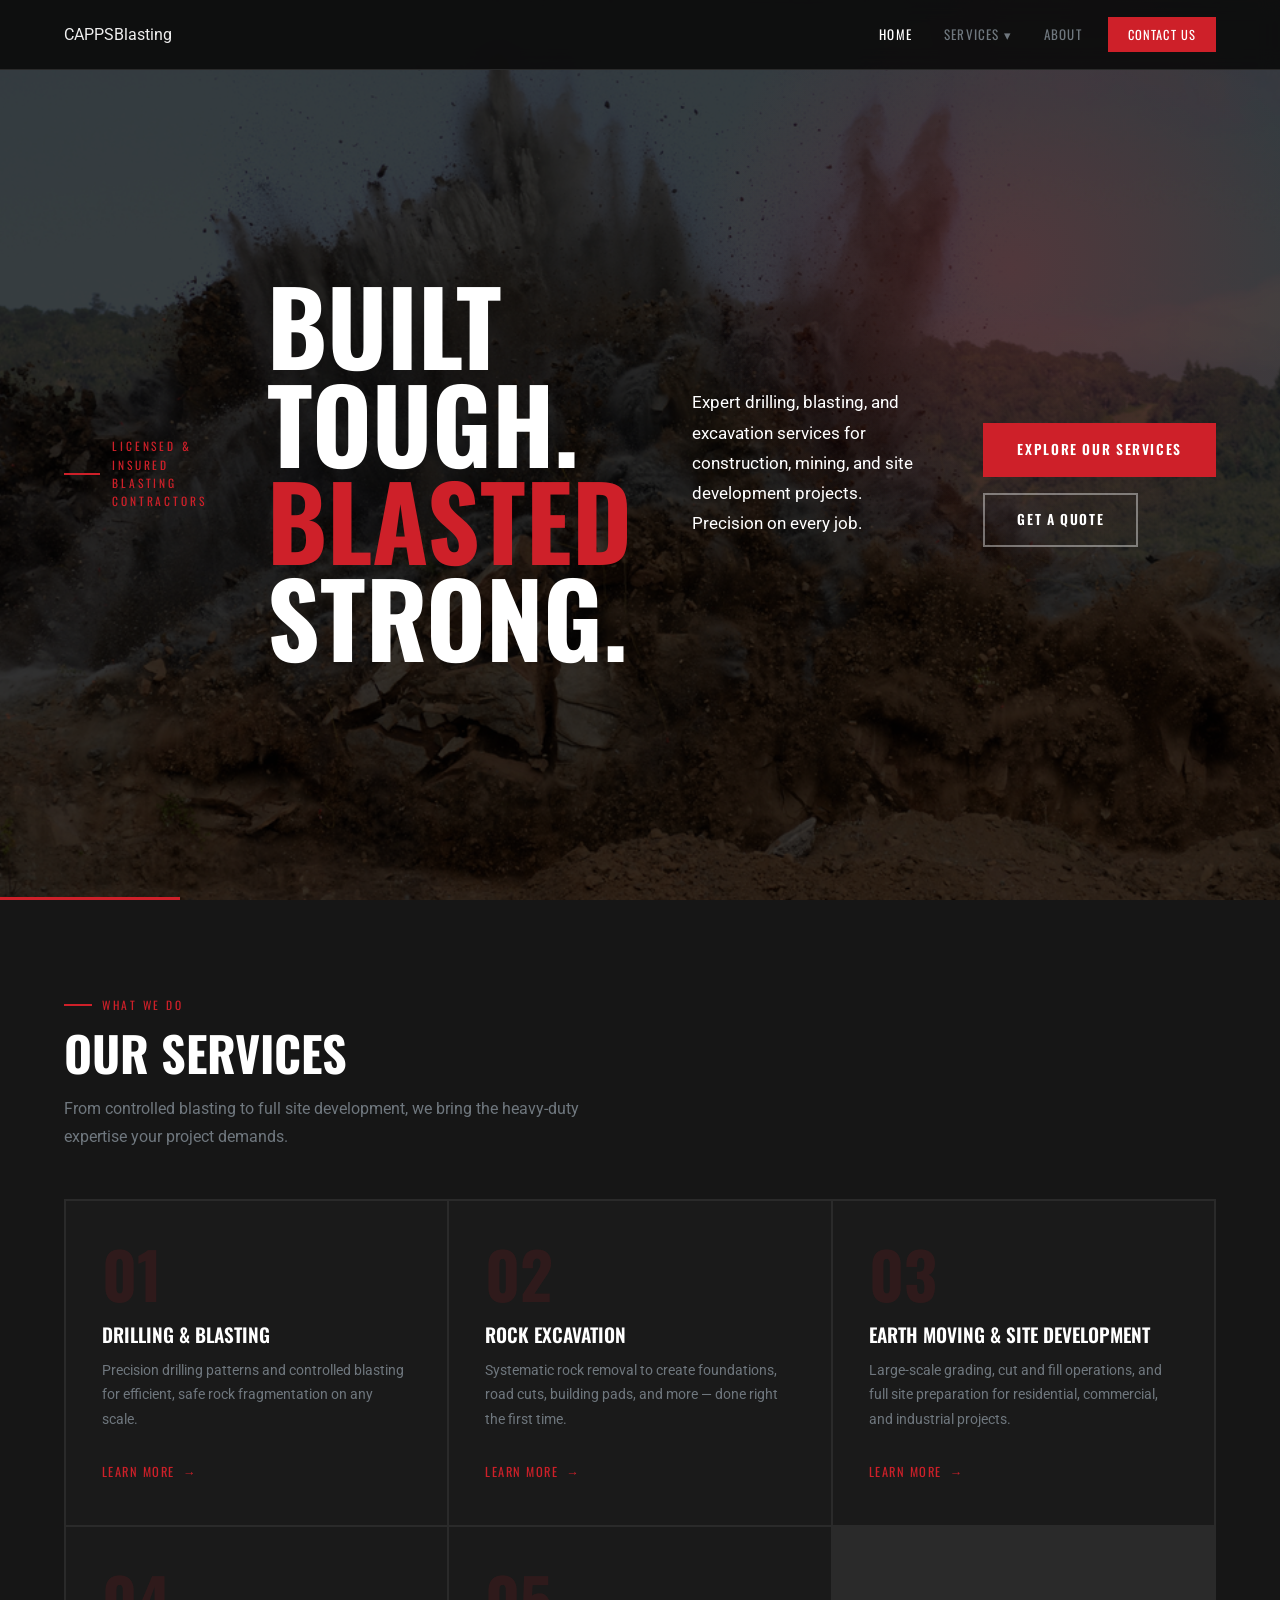
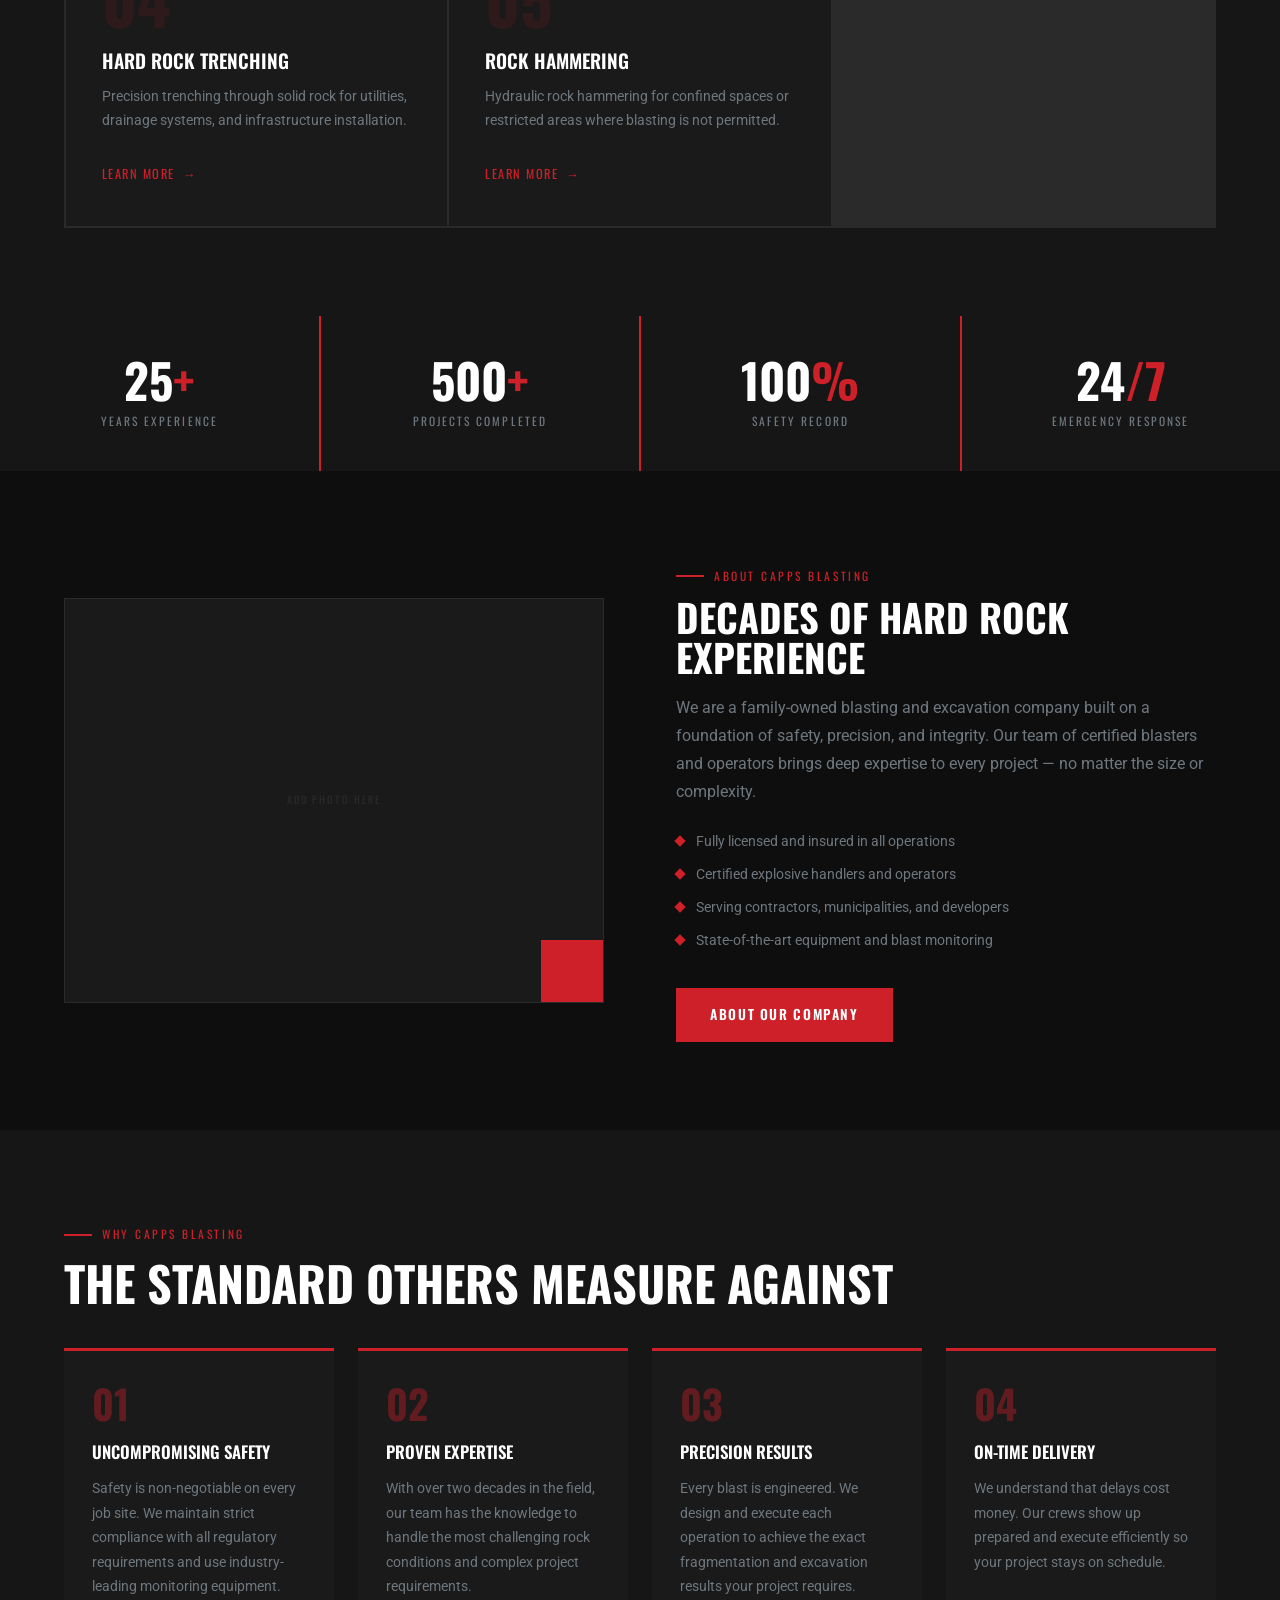
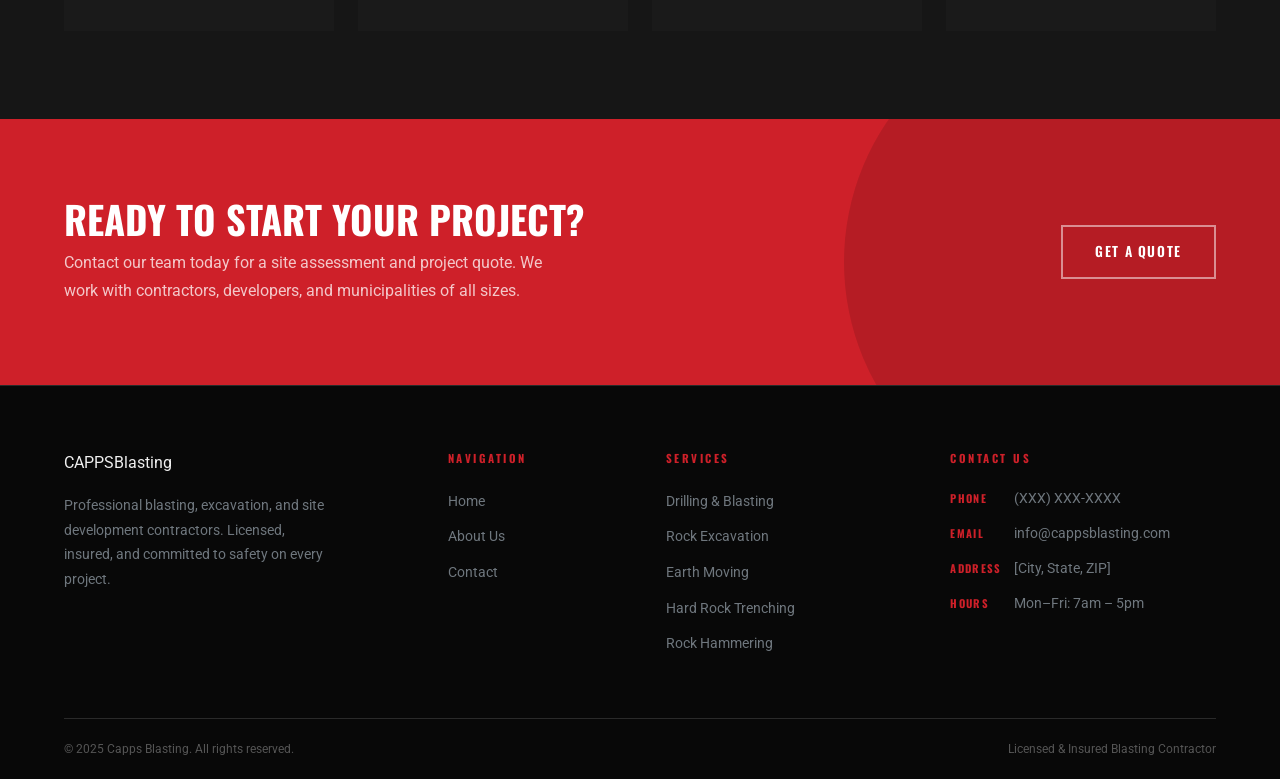
<file: index.html>
<!DOCTYPE html>
<html lang="en">
<head>
  <meta charset="UTF-8">
  <meta name="viewport" content="width=device-width, initial-scale=1.0">
  <title>Capps Blasting | Professional Drilling &amp; Blasting Contractors</title>
  <meta name="description" content="Capps Blasting provides professional drilling, blasting, rock excavation, earth moving, and site development services. Licensed and insured contractors.">
  <link rel="preconnect" href="https://fonts.googleapis.com">
  <link rel="preconnect" href="https://fonts.gstatic.com" crossorigin>
  <link href="https://fonts.googleapis.com/css2?family=Oswald:wght@400;500;600;700&family=Roboto:wght@300;400;500&display=swap" rel="stylesheet">
  <link rel="stylesheet" href="css/style.css">
</head>
<body>

  <!-- ══ HEADER ═══════════════════════════════════════════════ -->
  <header class="site-header">
    <div class="container">
      <a href="index.html" class="logo">
        <span class="logo-name">CAPPS</span>
        <span class="logo-tagline">Blasting</span>
      </a>
      <button class="nav-toggle" aria-label="Toggle navigation" aria-expanded="false">
        <span></span><span></span><span></span>
      </button>
      <nav class="site-nav">
        <ul>
          <li><a href="index.html">Home</a></li>
          <li class="has-dropdown">
            <a href="#">Services &#9662;</a>
            <ul class="dropdown">
              <li><a href="drilling-and-blasting.html">Drilling &amp; Blasting</a></li>
              <li><a href="rock-excavation.html">Rock Excavation</a></li>
              <li><a href="earth-moving-and-site-development.html">Earth Moving &amp; Site Development</a></li>
              <li><a href="hard-rock-trenching.html">Hard Rock Trenching</a></li>
              <li><a href="rock-hammering.html">Rock Hammering</a></li>
            </ul>
          </li>
          <li><a href="about.html">About</a></li>
          <li><a href="#contact" class="nav-cta">Contact Us</a></li>
        </ul>
      </nav>
    </div>
  </header>

  <main>

    <!-- ══ HERO ══════════════════════════════════════════════ -->
    <section class="hero">
      <div class="container">
        <div class="hero-inner">
          <p class="hero-eyebrow">Licensed &amp; Insured Blasting Contractors</p>
          <h1 class="hero-title">Built Tough.<br><span>Blasted</span> Strong.</h1>
          <p class="hero-subtitle">Expert drilling, blasting, and excavation services for construction, mining, and site development projects. Precision on every job.</p>
          <div class="hero-actions">
            <a href="#services" class="btn btn--primary">Explore Our Services</a>
            <a href="#contact" class="btn btn--outline">Get a Quote</a>
          </div>
        </div>
      </div>
      <div class="hero-bar"></div>
    </section>

    <!-- ══ SERVICES ══════════════════════════════════════════ -->
    <section class="section section--alt" id="services">
      <div class="container">
        <span class="section-label">What We Do</span>
        <h2 class="section-title">Our Services</h2>
        <p class="section-subtitle">From controlled blasting to full site development, we bring the heavy-duty expertise your project demands.</p>

        <div class="services-grid" style="margin-top: 48px;">

          <div class="service-card">
            <div class="service-card-num">01</div>
            <h3 class="service-card-title">Drilling &amp; Blasting</h3>
            <p class="service-card-text">Precision drilling patterns and controlled blasting for efficient, safe rock fragmentation on any scale.</p>
            <a href="drilling-and-blasting.html" class="service-card-link">Learn More</a>
          </div>

          <div class="service-card">
            <div class="service-card-num">02</div>
            <h3 class="service-card-title">Rock Excavation</h3>
            <p class="service-card-text">Systematic rock removal to create foundations, road cuts, building pads, and more — done right the first time.</p>
            <a href="rock-excavation.html" class="service-card-link">Learn More</a>
          </div>

          <div class="service-card">
            <div class="service-card-num">03</div>
            <h3 class="service-card-title">Earth Moving &amp; Site Development</h3>
            <p class="service-card-text">Large-scale grading, cut and fill operations, and full site preparation for residential, commercial, and industrial projects.</p>
            <a href="earth-moving-and-site-development.html" class="service-card-link">Learn More</a>
          </div>

          <div class="service-card">
            <div class="service-card-num">04</div>
            <h3 class="service-card-title">Hard Rock Trenching</h3>
            <p class="service-card-text">Precision trenching through solid rock for utilities, drainage systems, and infrastructure installation.</p>
            <a href="hard-rock-trenching.html" class="service-card-link">Learn More</a>
          </div>

          <div class="service-card">
            <div class="service-card-num">05</div>
            <h3 class="service-card-title">Rock Hammering</h3>
            <p class="service-card-text">Hydraulic rock hammering for confined spaces or restricted areas where blasting is not permitted.</p>
            <a href="rock-hammering.html" class="service-card-link">Learn More</a>
          </div>

        </div>
      </div>
    </section>

    <!-- ══ STATS ══════════════════════════════════════════════ -->
    <div class="stats-row">
      <div class="stat-item">
        <div class="stat-number">25<em>+</em></div>
        <div class="stat-label">Years Experience</div>
      </div>
      <div class="stat-item">
        <div class="stat-number">500<em>+</em></div>
        <div class="stat-label">Projects Completed</div>
      </div>
      <div class="stat-item">
        <div class="stat-number">100<em>%</em></div>
        <div class="stat-label">Safety Record</div>
      </div>
      <div class="stat-item">
        <div class="stat-number">24<em>/7</em></div>
        <div class="stat-label">Emergency Response</div>
      </div>
    </div>

    <!-- ══ ABOUT TEASER ═══════════════════════════════════════ -->
    <section class="section">
      <div class="container">
        <div class="two-col">
          <!-- Replace the img-block div with an <img> tag when you have a photo -->
          <div class="img-block">
            <div class="img-block-accent"></div>
          </div>
          <div class="col-body">
            <span class="section-label">About Capps Blasting</span>
            <h2 class="section-title">Decades of Hard Rock Experience</h2>
            <p class="section-subtitle">We are a family-owned blasting and excavation company built on a foundation of safety, precision, and integrity. Our team of certified blasters and operators brings deep expertise to every project — no matter the size or complexity.</p>
            <ul class="check-list" style="margin-bottom: 36px;">
              <li>Fully licensed and insured in all operations</li>
              <li>Certified explosive handlers and operators</li>
              <li>Serving contractors, municipalities, and developers</li>
              <li>State-of-the-art equipment and blast monitoring</li>
            </ul>
            <a href="about.html" class="btn btn--primary">About Our Company</a>
          </div>
        </div>
      </div>
    </section>

    <!-- ══ WHY CHOOSE US ══════════════════════════════════════ -->
    <section class="section section--alt">
      <div class="container">
        <span class="section-label">Why Capps Blasting</span>
        <h2 class="section-title">The Standard Others Measure Against</h2>

        <div class="values-grid" style="margin-top: 40px;">
          <div class="value-card">
            <div class="value-num">01</div>
            <h3 class="value-title">Uncompromising Safety</h3>
            <p class="value-text">Safety is non-negotiable on every job site. We maintain strict compliance with all regulatory requirements and use industry-leading monitoring equipment.</p>
          </div>
          <div class="value-card">
            <div class="value-num">02</div>
            <h3 class="value-title">Proven Expertise</h3>
            <p class="value-text">With over two decades in the field, our team has the knowledge to handle the most challenging rock conditions and complex project requirements.</p>
          </div>
          <div class="value-card">
            <div class="value-num">03</div>
            <h3 class="value-title">Precision Results</h3>
            <p class="value-text">Every blast is engineered. We design and execute each operation to achieve the exact fragmentation and excavation results your project requires.</p>
          </div>
          <div class="value-card">
            <div class="value-num">04</div>
            <h3 class="value-title">On-Time Delivery</h3>
            <p class="value-text">We understand that delays cost money. Our crews show up prepared and execute efficiently so your project stays on schedule.</p>
          </div>
        </div>
      </div>
    </section>

    <!-- ══ CTA ════════════════════════════════════════════════ -->
    <section class="cta-section" id="contact-cta">
      <div class="container">
        <div class="cta-inner">
          <div>
            <h2 class="section-title">Ready to Start Your Project?</h2>
            <p class="section-subtitle">Contact our team today for a site assessment and project quote. We work with contractors, developers, and municipalities of all sizes.</p>
          </div>
          <div class="cta-actions">
            <a href="#contact" class="btn btn--outline">Get a Quote</a>
          </div>
        </div>
      </div>
    </section>

  </main>

  <!-- ══ FOOTER ════════════════════════════════════════════════ -->
  <footer class="site-footer" id="contact">
    <div class="container">
      <div class="footer-grid">
        <div class="footer-brand">
          <a href="index.html" class="logo">
            <span class="logo-name">CAPPS</span>
            <span class="logo-tagline">Blasting</span>
          </a>
          <p>Professional blasting, excavation, and site development contractors. Licensed, insured, and committed to safety on every project.</p>
        </div>
        <div class="footer-col">
          <h4 class="footer-col-title">Navigation</h4>
          <ul>
            <li><a href="index.html">Home</a></li>
            <li><a href="about.html">About Us</a></li>
            <li><a href="#contact">Contact</a></li>
          </ul>
        </div>
        <div class="footer-col">
          <h4 class="footer-col-title">Services</h4>
          <ul>
            <li><a href="drilling-and-blasting.html">Drilling &amp; Blasting</a></li>
            <li><a href="rock-excavation.html">Rock Excavation</a></li>
            <li><a href="earth-moving-and-site-development.html">Earth Moving</a></li>
            <li><a href="hard-rock-trenching.html">Hard Rock Trenching</a></li>
            <li><a href="rock-hammering.html">Rock Hammering</a></li>
          </ul>
        </div>
        <div class="footer-col">
          <h4 class="footer-col-title">Contact Us</h4>
          <div class="footer-contact-item">
            <strong>Phone</strong>
            <span>(XXX) XXX-XXXX</span>
          </div>
          <div class="footer-contact-item">
            <strong>Email</strong>
            <span>info@cappsblasting.com</span>
          </div>
          <div class="footer-contact-item">
            <strong>Address</strong>
            <span>[City, State, ZIP]</span>
          </div>
          <div class="footer-contact-item">
            <strong>Hours</strong>
            <span>Mon&ndash;Fri: 7am &ndash; 5pm</span>
          </div>
        </div>
      </div>
      <div class="footer-bottom">
        <p>&copy; 2025 Capps Blasting. All rights reserved.</p>
        <p>Licensed &amp; Insured Blasting Contractor</p>
      </div>
    </div>
  </footer>

  <script src="js/main.js"></script>
</body>
</html>
</file>
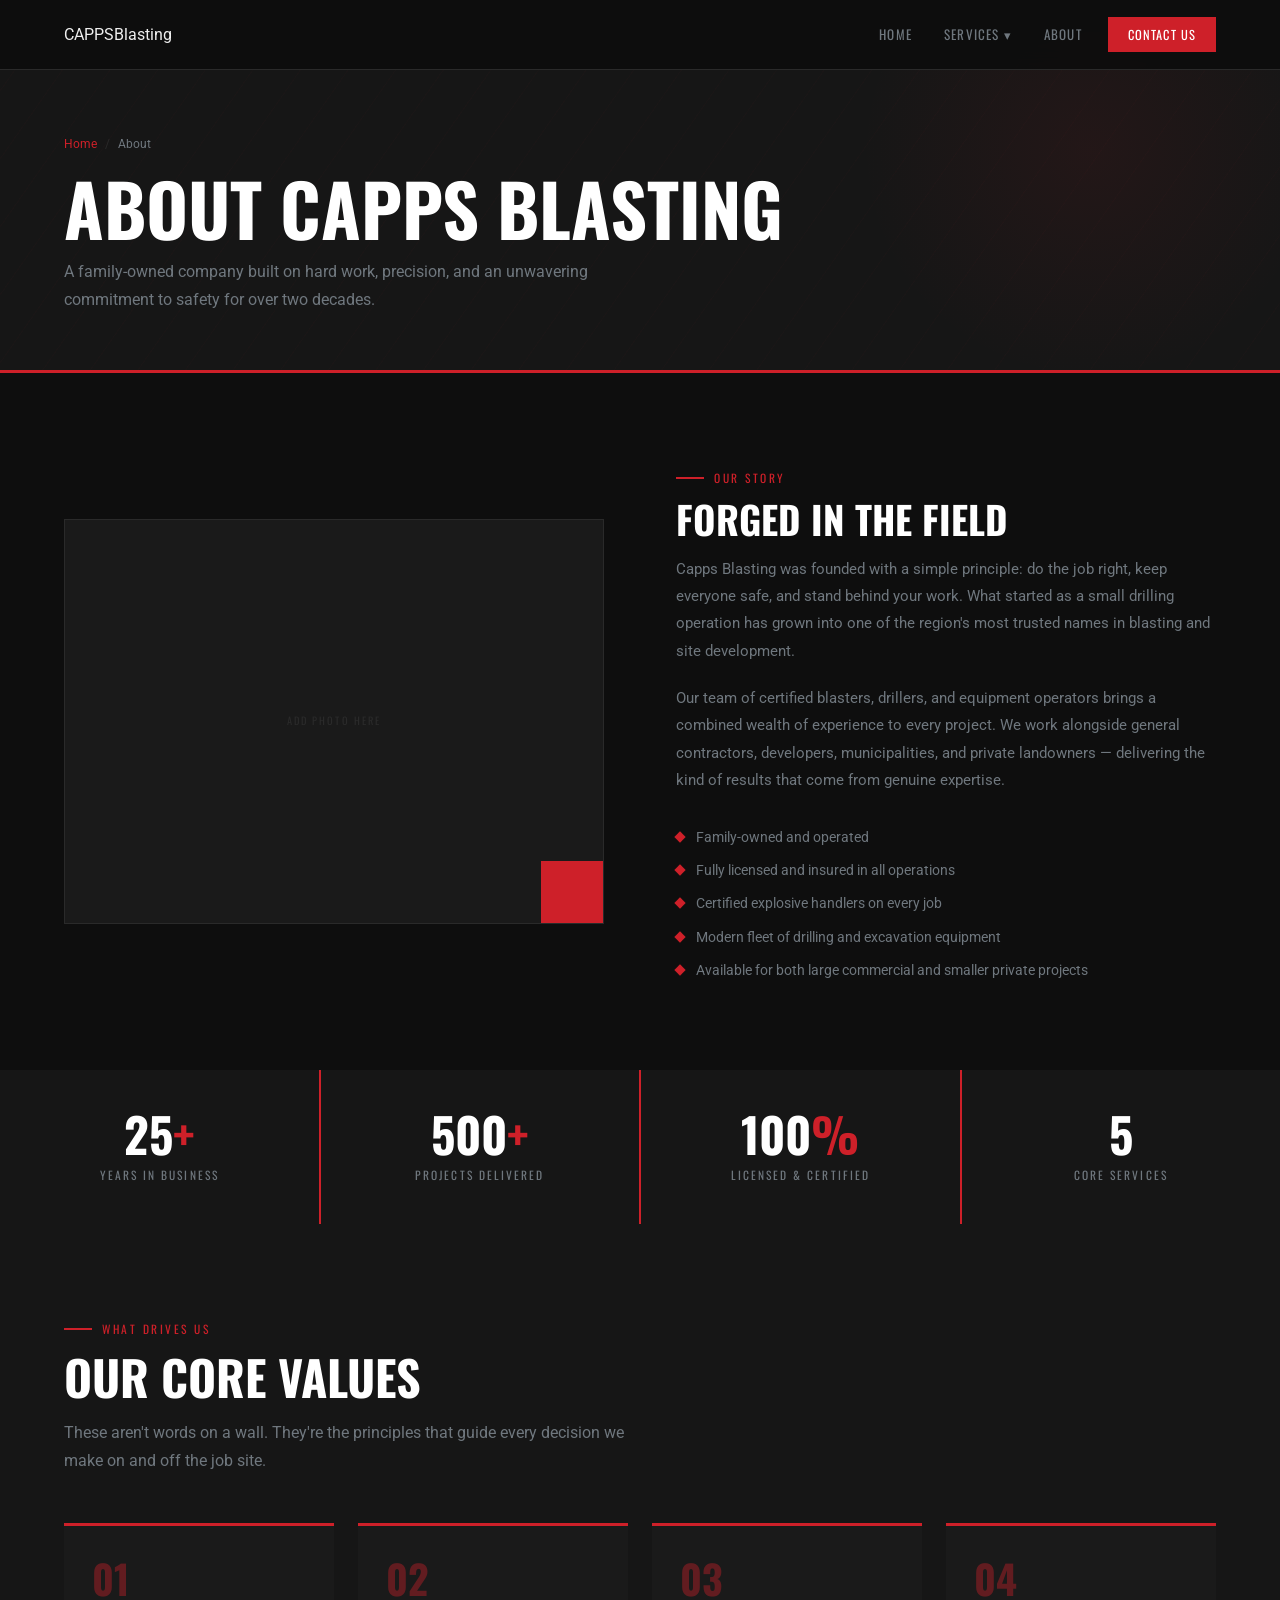
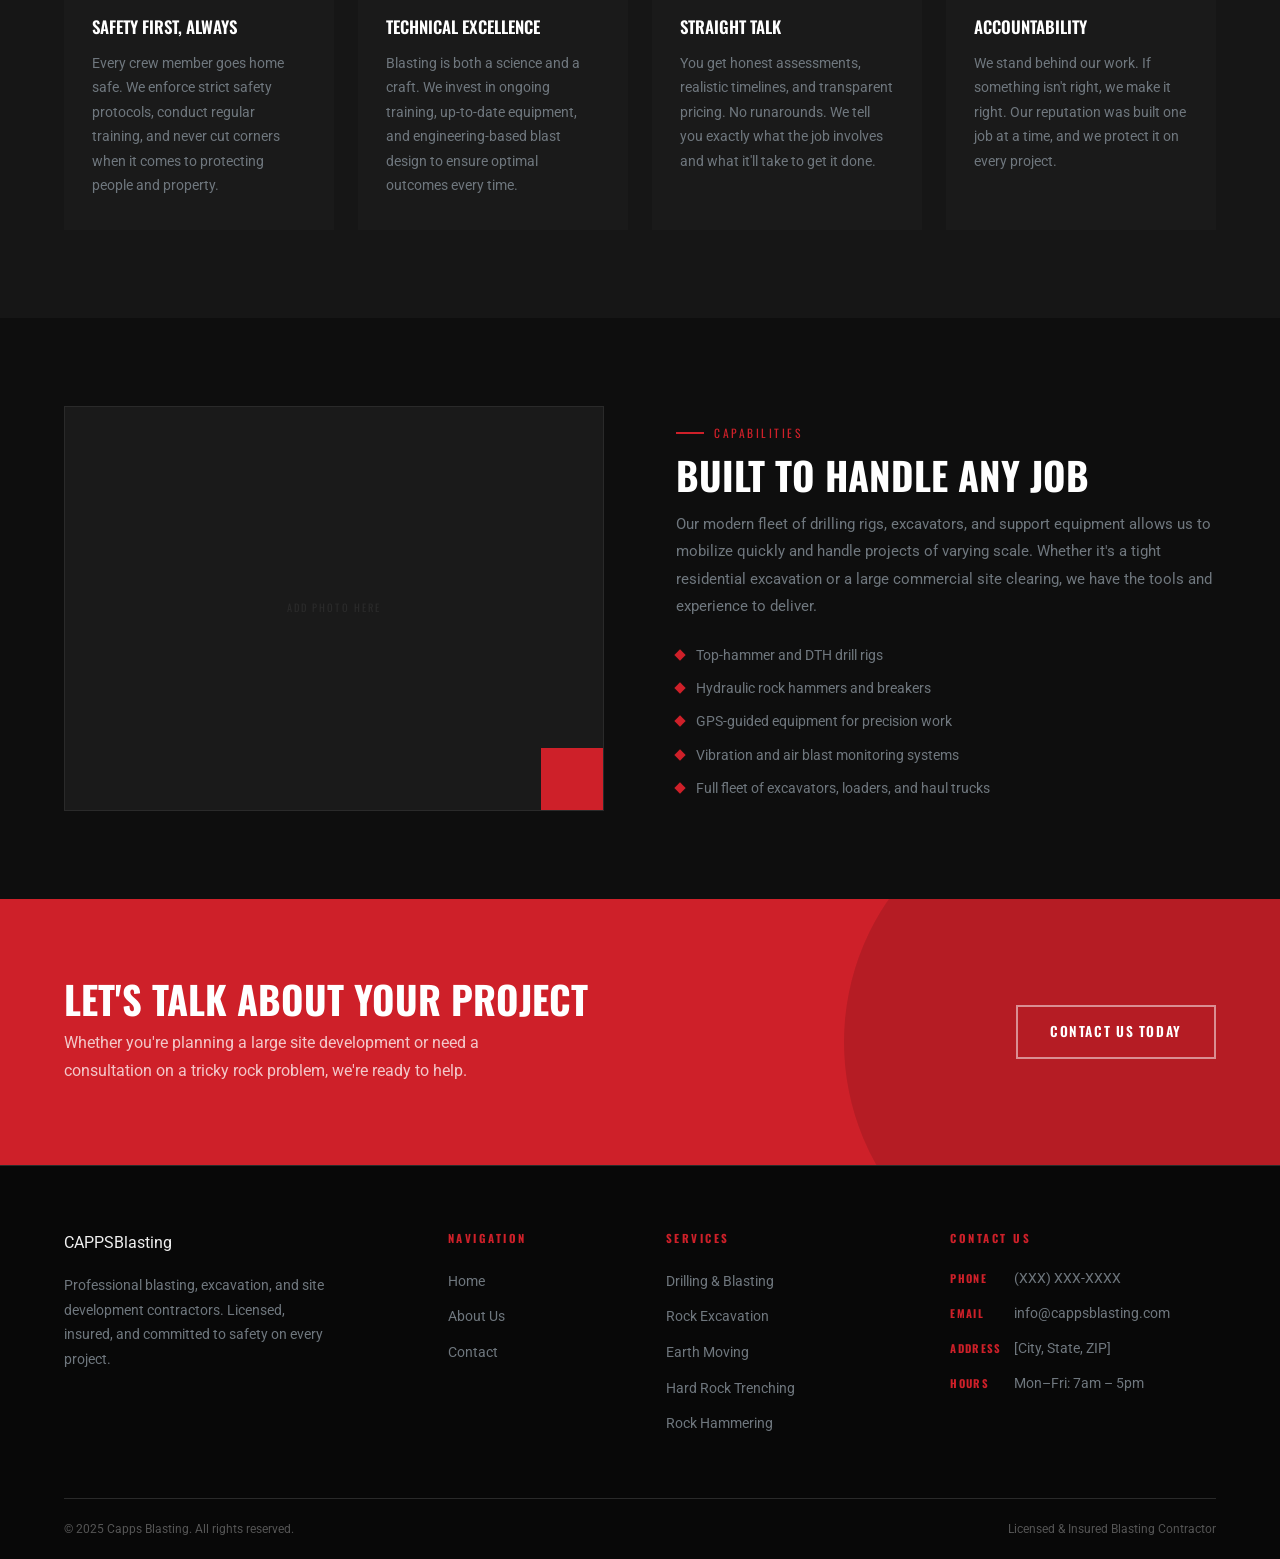
<file: about/index.html>
<!DOCTYPE html>
<html lang="en">
<head>
  <meta charset="UTF-8">
  <meta name="viewport" content="width=device-width, initial-scale=1.0">
  <title>About Us | Capps Blasting</title>
  <meta name="description" content="Learn about Capps Blasting — a family-owned drilling and blasting company built on safety, precision, and decades of hard rock experience.">
  <link rel="preconnect" href="https://fonts.googleapis.com">
  <link rel="preconnect" href="https://fonts.gstatic.com" crossorigin>
  <link href="https://fonts.googleapis.com/css2?family=Oswald:wght@400;500;600;700&family=Roboto:wght@300;400;500&display=swap" rel="stylesheet">
  <link rel="stylesheet" href="../css/style.css">
</head>
<body>

  <!-- ══ HEADER ═══════════════════════════════════════════════ -->
  <header class="site-header">
    <div class="container">
      <a href="../" class="logo">
        <span class="logo-name">CAPPS</span>
        <span class="logo-tagline">Blasting</span>
      </a>
      <button class="nav-toggle" aria-label="Toggle navigation" aria-expanded="false">
        <span></span><span></span><span></span>
      </button>
      <nav class="site-nav">
        <ul>
          <li><a href="../">Home</a></li>
          <li class="has-dropdown">
            <a href="#">Services &#9662;</a>
            <ul class="dropdown">
              <li><a href="../drilling-and-blasting/">Drilling &amp; Blasting</a></li>
              <li><a href="../rock-excavation/">Rock Excavation</a></li>
              <li><a href="../earth-moving-and-site-development/">Earth Moving &amp; Site Development</a></li>
              <li><a href="../hard-rock-trenching/">Hard Rock Trenching</a></li>
              <li><a href="../rock-hammering/">Rock Hammering</a></li>
            </ul>
          </li>
          <li><a href="../about/">About</a></li>
          <li><a href="#contact" class="nav-cta">Contact Us</a></li>
        </ul>
      </nav>
    </div>
  </header>

  <main>

    <!-- ══ PAGE HERO ═════════════════════════════════════════ -->
    <section class="page-hero">
      <div class="container">
        <div class="page-hero-inner">
          <nav class="breadcrumb" aria-label="Breadcrumb">
            <a href="../">Home</a>
            <span class="breadcrumb-sep">/</span>
            <span>About</span>
          </nav>
          <h1 class="page-hero-title">About Capps Blasting</h1>
          <p class="page-hero-sub">A family-owned company built on hard work, precision, and an unwavering commitment to safety for over two decades.</p>
        </div>
      </div>
    </section>

    <!-- ══ COMPANY OVERVIEW ══════════════════════════════════ -->
    <section class="section">
      <div class="container">
        <div class="two-col">
          <!-- Replace the img-block div with an <img> tag when you have a photo -->
          <div class="img-block">
            <div class="img-block-accent"></div>
          </div>
          <div class="col-body">
            <span class="section-label">Our Story</span>
            <h2 class="section-title">Forged in the Field</h2>
            <p style="color: var(--text-muted); font-size: 0.95rem; line-height: 1.8; margin-bottom: 20px;">Capps Blasting was founded with a simple principle: do the job right, keep everyone safe, and stand behind your work. What started as a small drilling operation has grown into one of the region's most trusted names in blasting and site development.</p>
            <p style="color: var(--text-muted); font-size: 0.95rem; line-height: 1.8; margin-bottom: 32px;">Our team of certified blasters, drillers, and equipment operators brings a combined wealth of experience to every project. We work alongside general contractors, developers, municipalities, and private landowners — delivering the kind of results that come from genuine expertise.</p>
            <ul class="check-list">
              <li>Family-owned and operated</li>
              <li>Fully licensed and insured in all operations</li>
              <li>Certified explosive handlers on every job</li>
              <li>Modern fleet of drilling and excavation equipment</li>
              <li>Available for both large commercial and smaller private projects</li>
            </ul>
          </div>
        </div>
      </div>
    </section>

    <!-- ══ STATS ══════════════════════════════════════════════ -->
    <div class="stats-row">
      <div class="stat-item">
        <div class="stat-number">25<em>+</em></div>
        <div class="stat-label">Years in Business</div>
      </div>
      <div class="stat-item">
        <div class="stat-number">500<em>+</em></div>
        <div class="stat-label">Projects Delivered</div>
      </div>
      <div class="stat-item">
        <div class="stat-number">100<em>%</em></div>
        <div class="stat-label">Licensed &amp; Certified</div>
      </div>
      <div class="stat-item">
        <div class="stat-number">5</div>
        <div class="stat-label">Core Services</div>
      </div>
    </div>

    <!-- ══ VALUES ════════════════════════════════════════════ -->
    <section class="section section--alt">
      <div class="container">
        <span class="section-label">What Drives Us</span>
        <h2 class="section-title">Our Core Values</h2>
        <p class="section-subtitle">These aren't words on a wall. They're the principles that guide every decision we make on and off the job site.</p>

        <div class="values-grid">
          <div class="value-card">
            <div class="value-num">01</div>
            <h3 class="value-title">Safety First, Always</h3>
            <p class="value-text">Every crew member goes home safe. We enforce strict safety protocols, conduct regular training, and never cut corners when it comes to protecting people and property.</p>
          </div>
          <div class="value-card">
            <div class="value-num">02</div>
            <h3 class="value-title">Technical Excellence</h3>
            <p class="value-text">Blasting is both a science and a craft. We invest in ongoing training, up-to-date equipment, and engineering-based blast design to ensure optimal outcomes every time.</p>
          </div>
          <div class="value-card">
            <div class="value-num">03</div>
            <h3 class="value-title">Straight Talk</h3>
            <p class="value-text">You get honest assessments, realistic timelines, and transparent pricing. No runarounds. We tell you exactly what the job involves and what it'll take to get it done.</p>
          </div>
          <div class="value-card">
            <div class="value-num">04</div>
            <h3 class="value-title">Accountability</h3>
            <p class="value-text">We stand behind our work. If something isn't right, we make it right. Our reputation was built one job at a time, and we protect it on every project.</p>
          </div>
        </div>
      </div>
    </section>

    <!-- ══ EQUIPMENT / CAPABILITIES ══════════════════════════ -->
    <section class="section">
      <div class="container">
        <div class="two-col two-col--flip">
          <div class="col-body">
            <span class="section-label">Capabilities</span>
            <h2 class="section-title">Built to Handle Any Job</h2>
            <p style="color: var(--text-muted); font-size: 0.95rem; line-height: 1.8; margin-bottom: 24px;">Our modern fleet of drilling rigs, excavators, and support equipment allows us to mobilize quickly and handle projects of varying scale. Whether it's a tight residential excavation or a large commercial site clearing, we have the tools and experience to deliver.</p>
            <ul class="check-list">
              <li>Top-hammer and DTH drill rigs</li>
              <li>Hydraulic rock hammers and breakers</li>
              <li>GPS-guided equipment for precision work</li>
              <li>Vibration and air blast monitoring systems</li>
              <li>Full fleet of excavators, loaders, and haul trucks</li>
            </ul>
          </div>
          <!-- Replace the img-block div with an <img> tag when you have a photo -->
          <div class="img-block">
            <div class="img-block-accent"></div>
          </div>
        </div>
      </div>
    </section>

    <!-- ══ CTA ════════════════════════════════════════════════ -->
    <section class="cta-section">
      <div class="container">
        <div class="cta-inner">
          <div>
            <h2 class="section-title">Let's Talk About Your Project</h2>
            <p class="section-subtitle">Whether you're planning a large site development or need a consultation on a tricky rock problem, we're ready to help.</p>
          </div>
          <div class="cta-actions">
            <a href="#contact" class="btn btn--outline">Contact Us Today</a>
          </div>
        </div>
      </div>
    </section>

  </main>

  <!-- ══ FOOTER ════════════════════════════════════════════════ -->
  <footer class="site-footer" id="contact">
    <div class="container">
      <div class="footer-grid">
        <div class="footer-brand">
          <a href="../" class="logo">
            <span class="logo-name">CAPPS</span>
            <span class="logo-tagline">Blasting</span>
          </a>
          <p>Professional blasting, excavation, and site development contractors. Licensed, insured, and committed to safety on every project.</p>
        </div>
        <div class="footer-col">
          <h4 class="footer-col-title">Navigation</h4>
          <ul>
            <li><a href="../">Home</a></li>
            <li><a href="../about/">About Us</a></li>
            <li><a href="#contact">Contact</a></li>
          </ul>
        </div>
        <div class="footer-col">
          <h4 class="footer-col-title">Services</h4>
          <ul>
            <li><a href="../drilling-and-blasting/">Drilling &amp; Blasting</a></li>
            <li><a href="../rock-excavation/">Rock Excavation</a></li>
            <li><a href="../earth-moving-and-site-development/">Earth Moving</a></li>
            <li><a href="../hard-rock-trenching/">Hard Rock Trenching</a></li>
            <li><a href="../rock-hammering/">Rock Hammering</a></li>
          </ul>
        </div>
        <div class="footer-col">
          <h4 class="footer-col-title">Contact Us</h4>
          <div class="footer-contact-item">
            <strong>Phone</strong>
            <span>(XXX) XXX-XXXX</span>
          </div>
          <div class="footer-contact-item">
            <strong>Email</strong>
            <span>info@cappsblasting.com</span>
          </div>
          <div class="footer-contact-item">
            <strong>Address</strong>
            <span>[City, State, ZIP]</span>
          </div>
          <div class="footer-contact-item">
            <strong>Hours</strong>
            <span>Mon&ndash;Fri: 7am &ndash; 5pm</span>
          </div>
        </div>
      </div>
      <div class="footer-bottom">
        <p>&copy; 2025 Capps Blasting. All rights reserved.</p>
        <p>Licensed &amp; Insured Blasting Contractor</p>
      </div>
    </div>
  </footer>

  <script src="../js/main.js"></script>
</body>
</html>
</file>
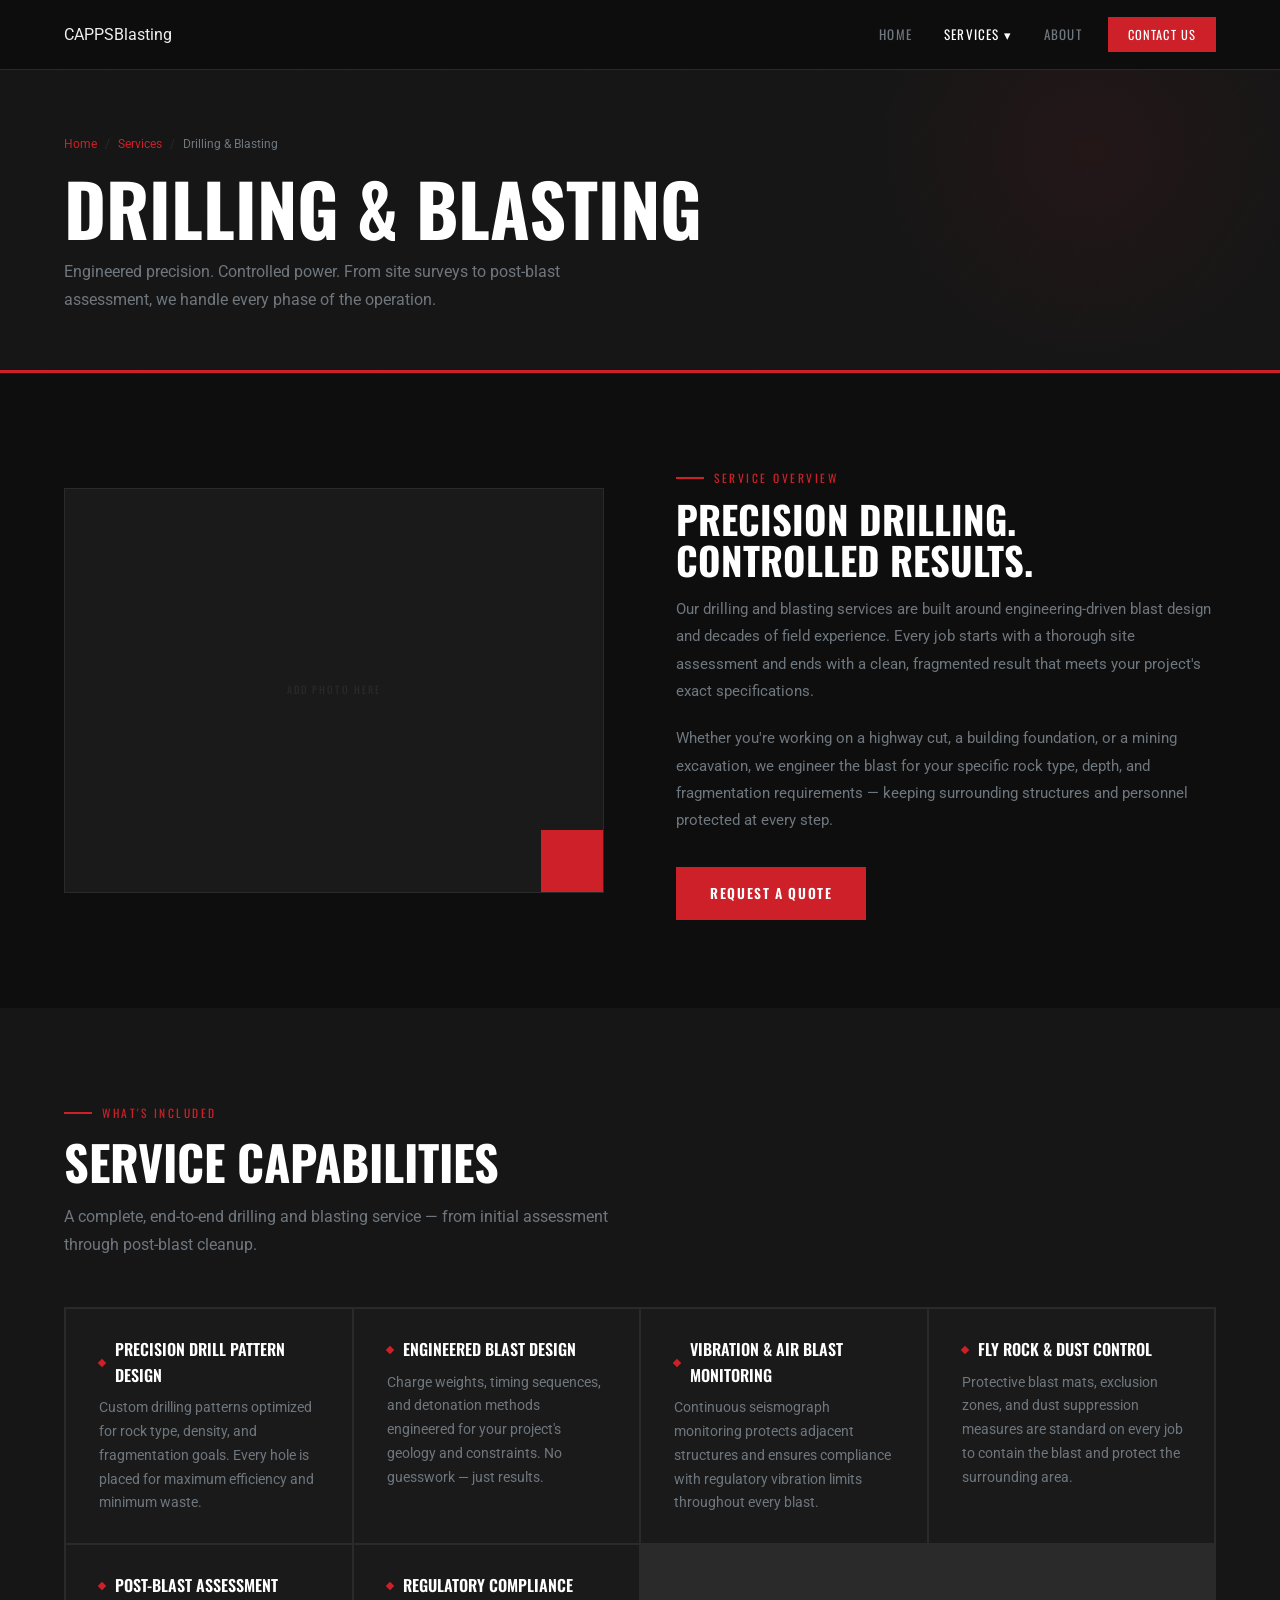
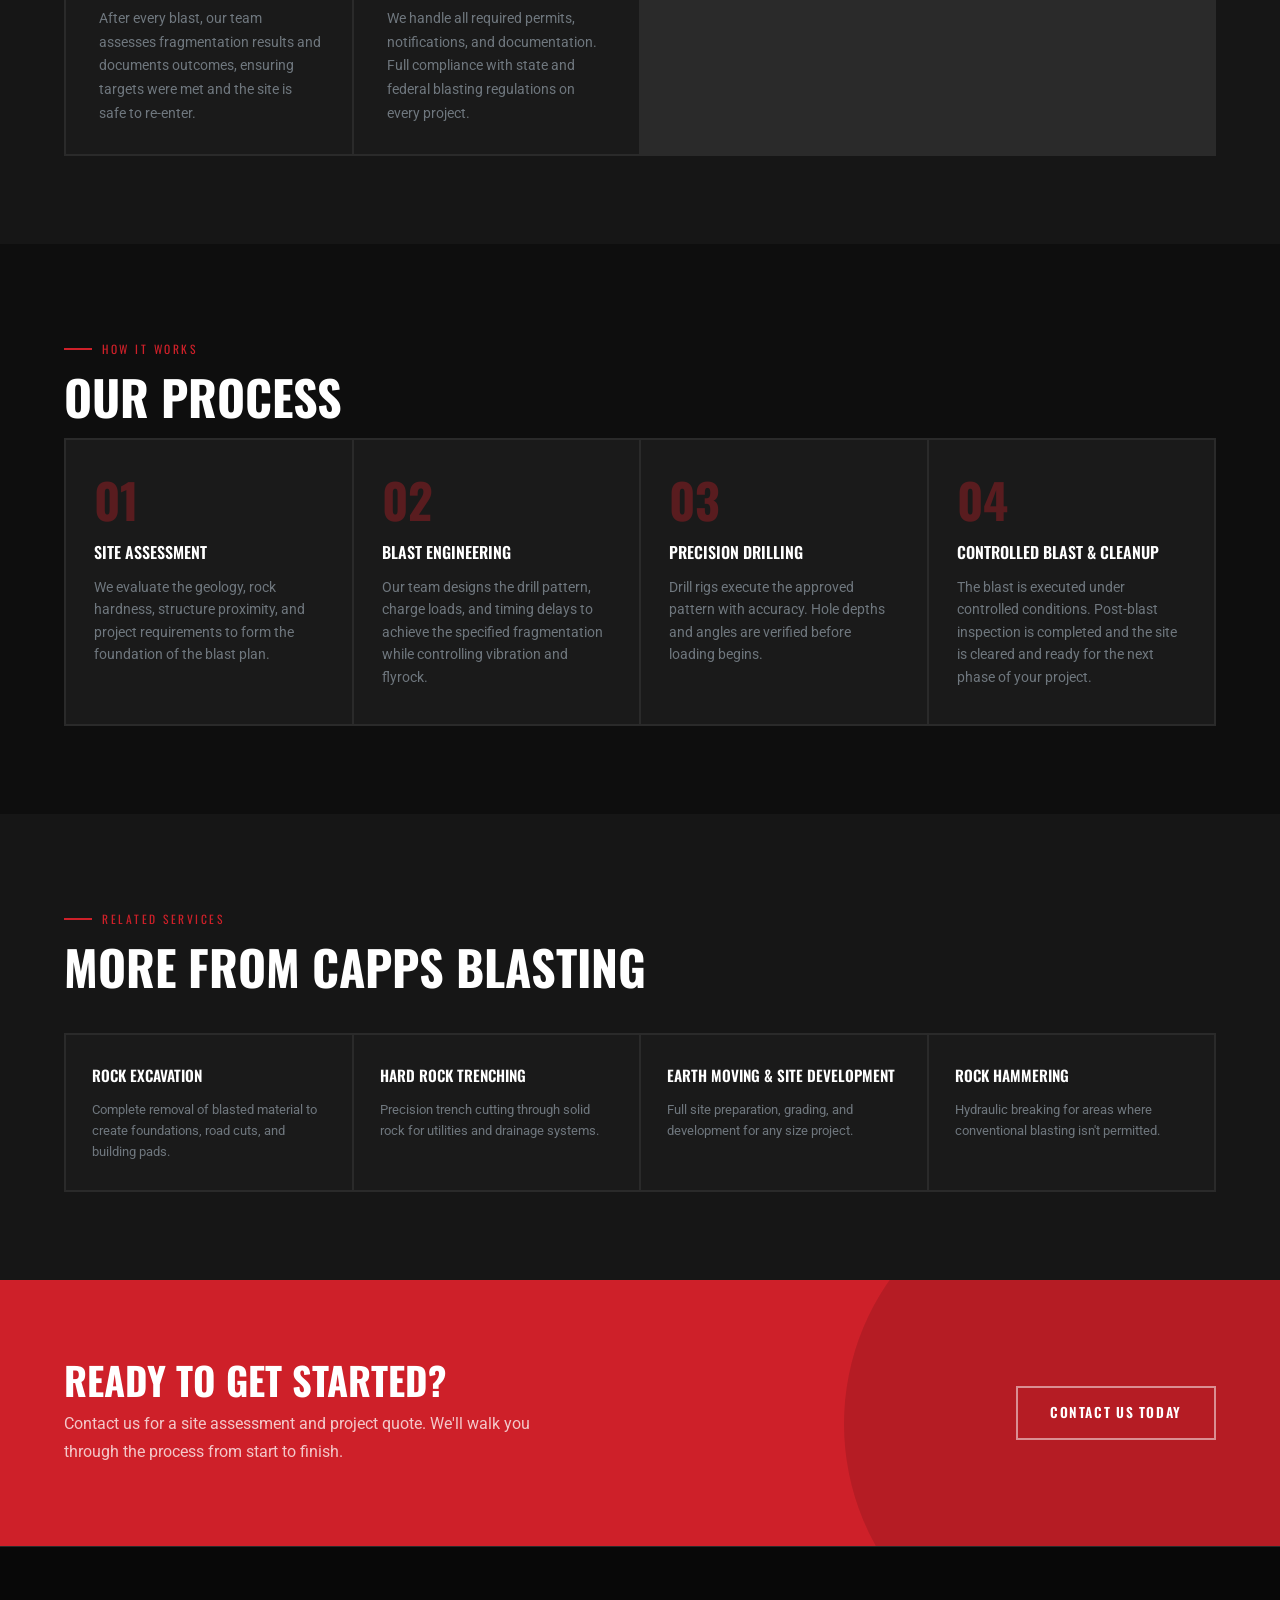
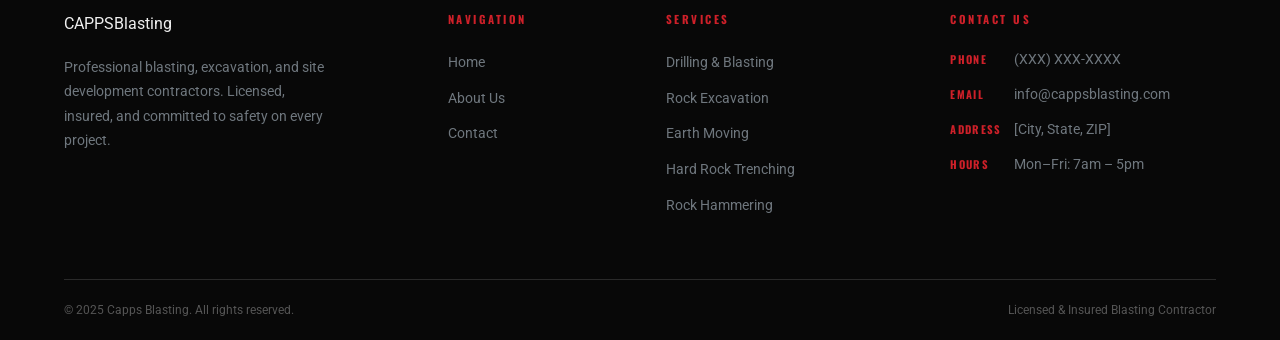
<file: drilling-and-blasting/index.html>
<!DOCTYPE html>
<html lang="en">
<head>
  <meta charset="UTF-8">
  <meta name="viewport" content="width=device-width, initial-scale=1.0">
  <title>Drilling &amp; Blasting Services | Capps Blasting</title>
  <meta name="description" content="Precision drilling and controlled blasting services from Capps Blasting. Expert blast design, vibration monitoring, and safe rock fragmentation for any project.">
  <link rel="preconnect" href="https://fonts.googleapis.com">
  <link rel="preconnect" href="https://fonts.gstatic.com" crossorigin>
  <link href="https://fonts.googleapis.com/css2?family=Oswald:wght@400;500;600;700&family=Roboto:wght@300;400;500&display=swap" rel="stylesheet">
  <link rel="stylesheet" href="../css/style.css">
</head>
<body>

  <!-- ══ HEADER ═══════════════════════════════════════════════ -->
  <header class="site-header">
    <div class="container">
      <a href="../" class="logo">
        <span class="logo-name">CAPPS</span>
        <span class="logo-tagline">Blasting</span>
      </a>
      <button class="nav-toggle" aria-label="Toggle navigation" aria-expanded="false">
        <span></span><span></span><span></span>
      </button>
      <nav class="site-nav">
        <ul>
          <li><a href="../">Home</a></li>
          <li class="has-dropdown">
            <a href="#" class="active">Services &#9662;</a>
            <ul class="dropdown">
              <li><a href="../drilling-and-blasting/">Drilling &amp; Blasting</a></li>
              <li><a href="../rock-excavation/">Rock Excavation</a></li>
              <li><a href="../earth-moving-and-site-development/">Earth Moving &amp; Site Development</a></li>
              <li><a href="../hard-rock-trenching/">Hard Rock Trenching</a></li>
              <li><a href="../rock-hammering/">Rock Hammering</a></li>
            </ul>
          </li>
          <li><a href="../about/">About</a></li>
          <li><a href="#contact" class="nav-cta">Contact Us</a></li>
        </ul>
      </nav>
    </div>
  </header>

  <main>

    <!-- ══ PAGE HERO ═════════════════════════════════════════ -->
    <section class="page-hero">
      <div class="container">
        <div class="page-hero-inner">
          <nav class="breadcrumb" aria-label="Breadcrumb">
            <a href="../">Home</a>
            <span class="breadcrumb-sep">/</span>
            <a href="../#services">Services</a>
            <span class="breadcrumb-sep">/</span>
            <span>Drilling &amp; Blasting</span>
          </nav>
          <h1 class="page-hero-title">Drilling &amp; Blasting</h1>
          <p class="page-hero-sub">Engineered precision. Controlled power. From site surveys to post-blast assessment, we handle every phase of the operation.</p>
        </div>
      </div>
    </section>

    <!-- ══ OVERVIEW ══════════════════════════════════════════ -->
    <section class="section">
      <div class="container">
        <div class="two-col">
          <!-- Replace the img-block div with an <img> tag when you have a photo -->
          <div class="img-block">
            <div class="img-block-accent"></div>
          </div>
          <div class="col-body">
            <span class="section-label">Service Overview</span>
            <h2 class="section-title">Precision Drilling. Controlled Results.</h2>
            <p style="color: var(--text-muted); font-size: 0.95rem; line-height: 1.8; margin-bottom: 20px;">Our drilling and blasting services are built around engineering-driven blast design and decades of field experience. Every job starts with a thorough site assessment and ends with a clean, fragmented result that meets your project's exact specifications.</p>
            <p style="color: var(--text-muted); font-size: 0.95rem; line-height: 1.8; margin-bottom: 32px;">Whether you're working on a highway cut, a building foundation, or a mining excavation, we engineer the blast for your specific rock type, depth, and fragmentation requirements — keeping surrounding structures and personnel protected at every step.</p>
            <a href="#contact" class="btn btn--primary">Request a Quote</a>
          </div>
        </div>
      </div>
    </section>

    <!-- ══ FEATURES ══════════════════════════════════════════ -->
    <section class="section section--alt">
      <div class="container">
        <span class="section-label">What's Included</span>
        <h2 class="section-title">Service Capabilities</h2>
        <p class="section-subtitle">A complete, end-to-end drilling and blasting service — from initial assessment through post-blast cleanup.</p>

        <div class="feature-grid">
          <div class="feature-item">
            <h4 class="feature-item-title">Precision Drill Pattern Design</h4>
            <p class="feature-item-text">Custom drilling patterns optimized for rock type, density, and fragmentation goals. Every hole is placed for maximum efficiency and minimum waste.</p>
          </div>
          <div class="feature-item">
            <h4 class="feature-item-title">Engineered Blast Design</h4>
            <p class="feature-item-text">Charge weights, timing sequences, and detonation methods engineered for your project's geology and constraints. No guesswork — just results.</p>
          </div>
          <div class="feature-item">
            <h4 class="feature-item-title">Vibration &amp; Air Blast Monitoring</h4>
            <p class="feature-item-text">Continuous seismograph monitoring protects adjacent structures and ensures compliance with regulatory vibration limits throughout every blast.</p>
          </div>
          <div class="feature-item">
            <h4 class="feature-item-title">Fly Rock &amp; Dust Control</h4>
            <p class="feature-item-text">Protective blast mats, exclusion zones, and dust suppression measures are standard on every job to contain the blast and protect the surrounding area.</p>
          </div>
          <div class="feature-item">
            <h4 class="feature-item-title">Post-Blast Assessment</h4>
            <p class="feature-item-text">After every blast, our team assesses fragmentation results and documents outcomes, ensuring targets were met and the site is safe to re-enter.</p>
          </div>
          <div class="feature-item">
            <h4 class="feature-item-title">Regulatory Compliance</h4>
            <p class="feature-item-text">We handle all required permits, notifications, and documentation. Full compliance with state and federal blasting regulations on every project.</p>
          </div>
        </div>
      </div>
    </section>

    <!-- ══ PROCESS ═══════════════════════════════════════════ -->
    <section class="section">
      <div class="container">
        <span class="section-label">How It Works</span>
        <h2 class="section-title">Our Process</h2>

        <div class="process-grid">
          <div class="process-step">
            <div class="process-step-num">01</div>
            <h3 class="process-step-title">Site Assessment</h3>
            <p class="process-step-text">We evaluate the geology, rock hardness, structure proximity, and project requirements to form the foundation of the blast plan.</p>
          </div>
          <div class="process-step">
            <div class="process-step-num">02</div>
            <h3 class="process-step-title">Blast Engineering</h3>
            <p class="process-step-text">Our team designs the drill pattern, charge loads, and timing delays to achieve the specified fragmentation while controlling vibration and flyrock.</p>
          </div>
          <div class="process-step">
            <div class="process-step-num">03</div>
            <h3 class="process-step-title">Precision Drilling</h3>
            <p class="process-step-text">Drill rigs execute the approved pattern with accuracy. Hole depths and angles are verified before loading begins.</p>
          </div>
          <div class="process-step">
            <div class="process-step-num">04</div>
            <h3 class="process-step-title">Controlled Blast &amp; Cleanup</h3>
            <p class="process-step-text">The blast is executed under controlled conditions. Post-blast inspection is completed and the site is cleared and ready for the next phase of your project.</p>
          </div>
        </div>
      </div>
    </section>

    <!-- ══ RELATED SERVICES ═══════════════════════════════════ -->
    <section class="section section--alt">
      <div class="container">
        <span class="section-label">Related Services</span>
        <h2 class="section-title">More From Capps Blasting</h2>

        <div class="related-grid">
          <a href="../rock-excavation/" class="related-card">
            <h4 class="related-card-title">Rock Excavation</h4>
            <p class="related-card-text">Complete removal of blasted material to create foundations, road cuts, and building pads.</p>
          </a>
          <a href="../hard-rock-trenching/" class="related-card">
            <h4 class="related-card-title">Hard Rock Trenching</h4>
            <p class="related-card-text">Precision trench cutting through solid rock for utilities and drainage systems.</p>
          </a>
          <a href="../earth-moving-and-site-development/" class="related-card">
            <h4 class="related-card-title">Earth Moving &amp; Site Development</h4>
            <p class="related-card-text">Full site preparation, grading, and development for any size project.</p>
          </a>
          <a href="../rock-hammering/" class="related-card">
            <h4 class="related-card-title">Rock Hammering</h4>
            <p class="related-card-text">Hydraulic breaking for areas where conventional blasting isn't permitted.</p>
          </a>
        </div>
      </div>
    </section>

    <!-- ══ CTA ════════════════════════════════════════════════ -->
    <section class="cta-section">
      <div class="container">
        <div class="cta-inner">
          <div>
            <h2 class="section-title">Ready to Get Started?</h2>
            <p class="section-subtitle">Contact us for a site assessment and project quote. We'll walk you through the process from start to finish.</p>
          </div>
          <div class="cta-actions">
            <a href="#contact" class="btn btn--outline">Contact Us Today</a>
          </div>
        </div>
      </div>
    </section>

  </main>

  <!-- ══ FOOTER ════════════════════════════════════════════════ -->
  <footer class="site-footer" id="contact">
    <div class="container">
      <div class="footer-grid">
        <div class="footer-brand">
          <a href="../" class="logo">
            <span class="logo-name">CAPPS</span>
            <span class="logo-tagline">Blasting</span>
          </a>
          <p>Professional blasting, excavation, and site development contractors. Licensed, insured, and committed to safety on every project.</p>
        </div>
        <div class="footer-col">
          <h4 class="footer-col-title">Navigation</h4>
          <ul>
            <li><a href="../">Home</a></li>
            <li><a href="../about/">About Us</a></li>
            <li><a href="#contact">Contact</a></li>
          </ul>
        </div>
        <div class="footer-col">
          <h4 class="footer-col-title">Services</h4>
          <ul>
            <li><a href="../drilling-and-blasting/">Drilling &amp; Blasting</a></li>
            <li><a href="../rock-excavation/">Rock Excavation</a></li>
            <li><a href="../earth-moving-and-site-development/">Earth Moving</a></li>
            <li><a href="../hard-rock-trenching/">Hard Rock Trenching</a></li>
            <li><a href="../rock-hammering/">Rock Hammering</a></li>
          </ul>
        </div>
        <div class="footer-col">
          <h4 class="footer-col-title">Contact Us</h4>
          <div class="footer-contact-item">
            <strong>Phone</strong>
            <span>(XXX) XXX-XXXX</span>
          </div>
          <div class="footer-contact-item">
            <strong>Email</strong>
            <span>info@cappsblasting.com</span>
          </div>
          <div class="footer-contact-item">
            <strong>Address</strong>
            <span>[City, State, ZIP]</span>
          </div>
          <div class="footer-contact-item">
            <strong>Hours</strong>
            <span>Mon&ndash;Fri: 7am &ndash; 5pm</span>
          </div>
        </div>
      </div>
      <div class="footer-bottom">
        <p>&copy; 2025 Capps Blasting. All rights reserved.</p>
        <p>Licensed &amp; Insured Blasting Contractor</p>
      </div>
    </div>
  </footer>

  <script src="../js/main.js"></script>
</body>
</html>
</file>
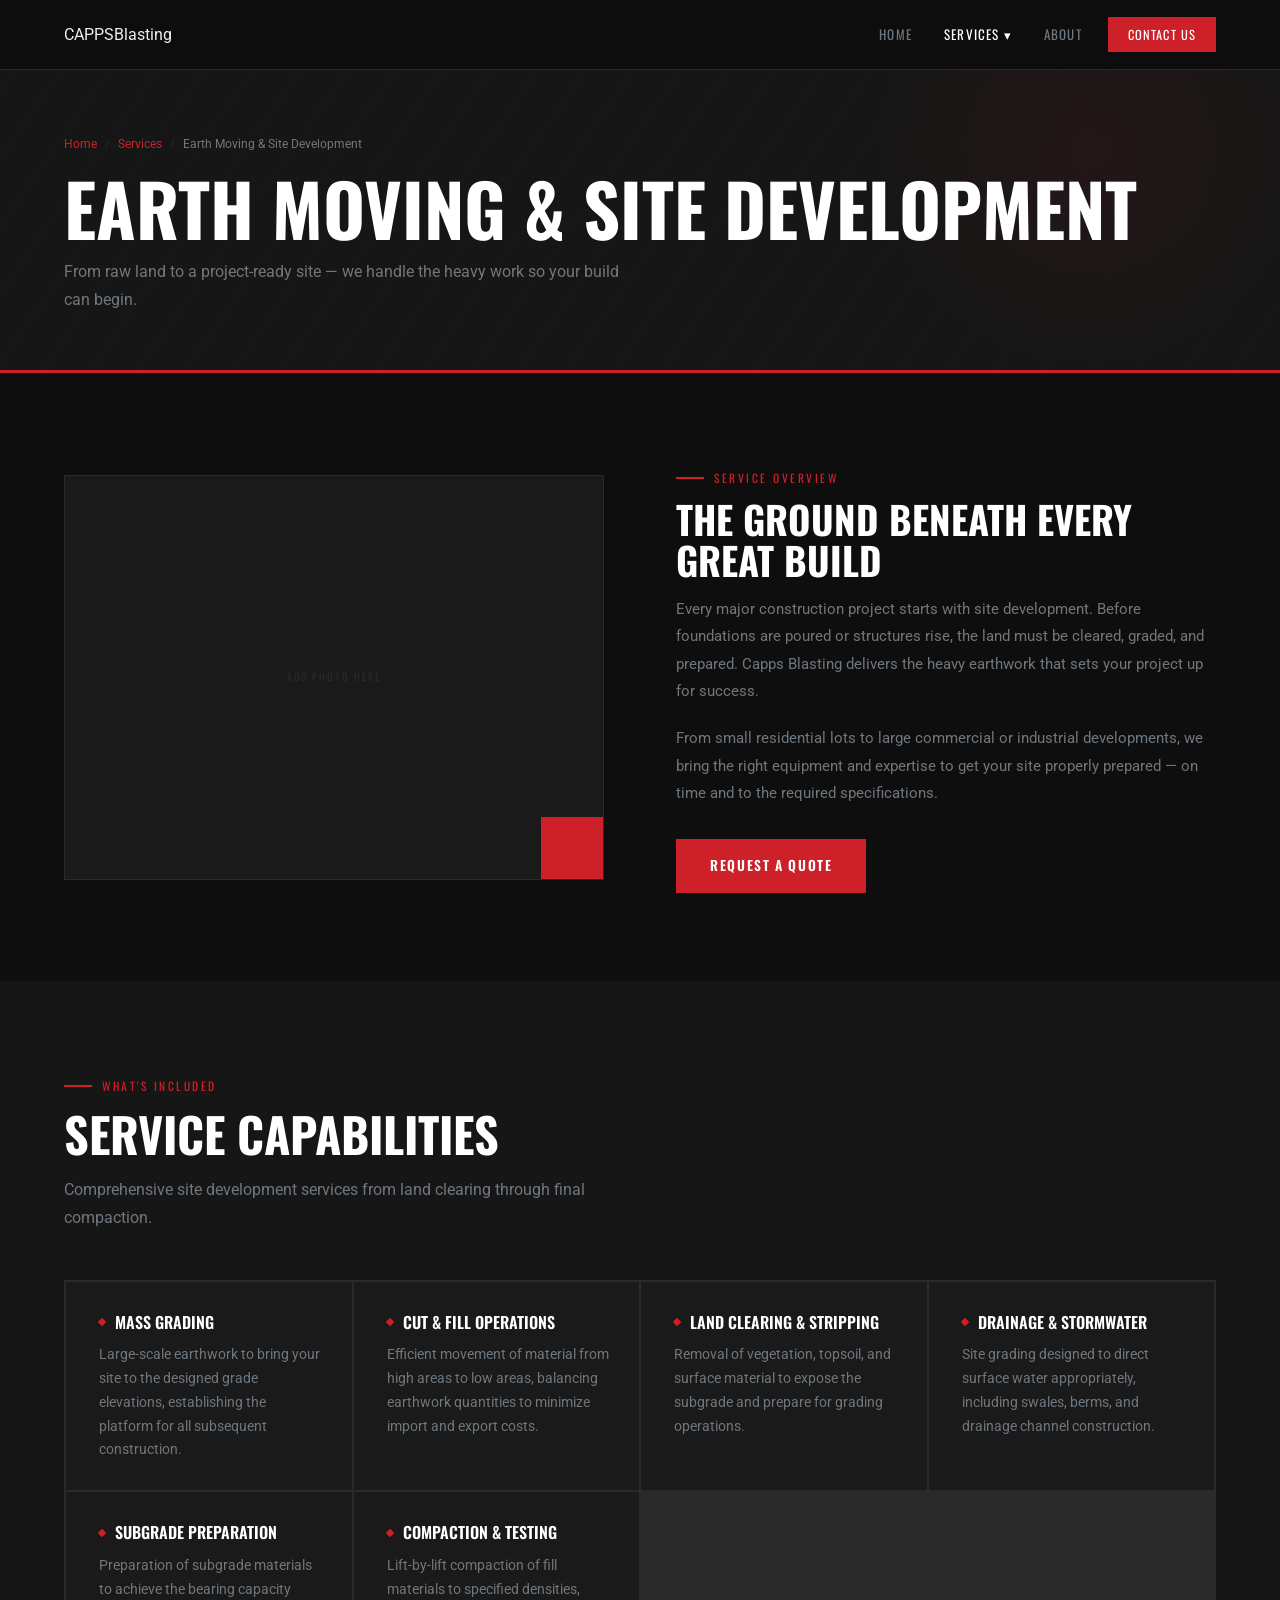
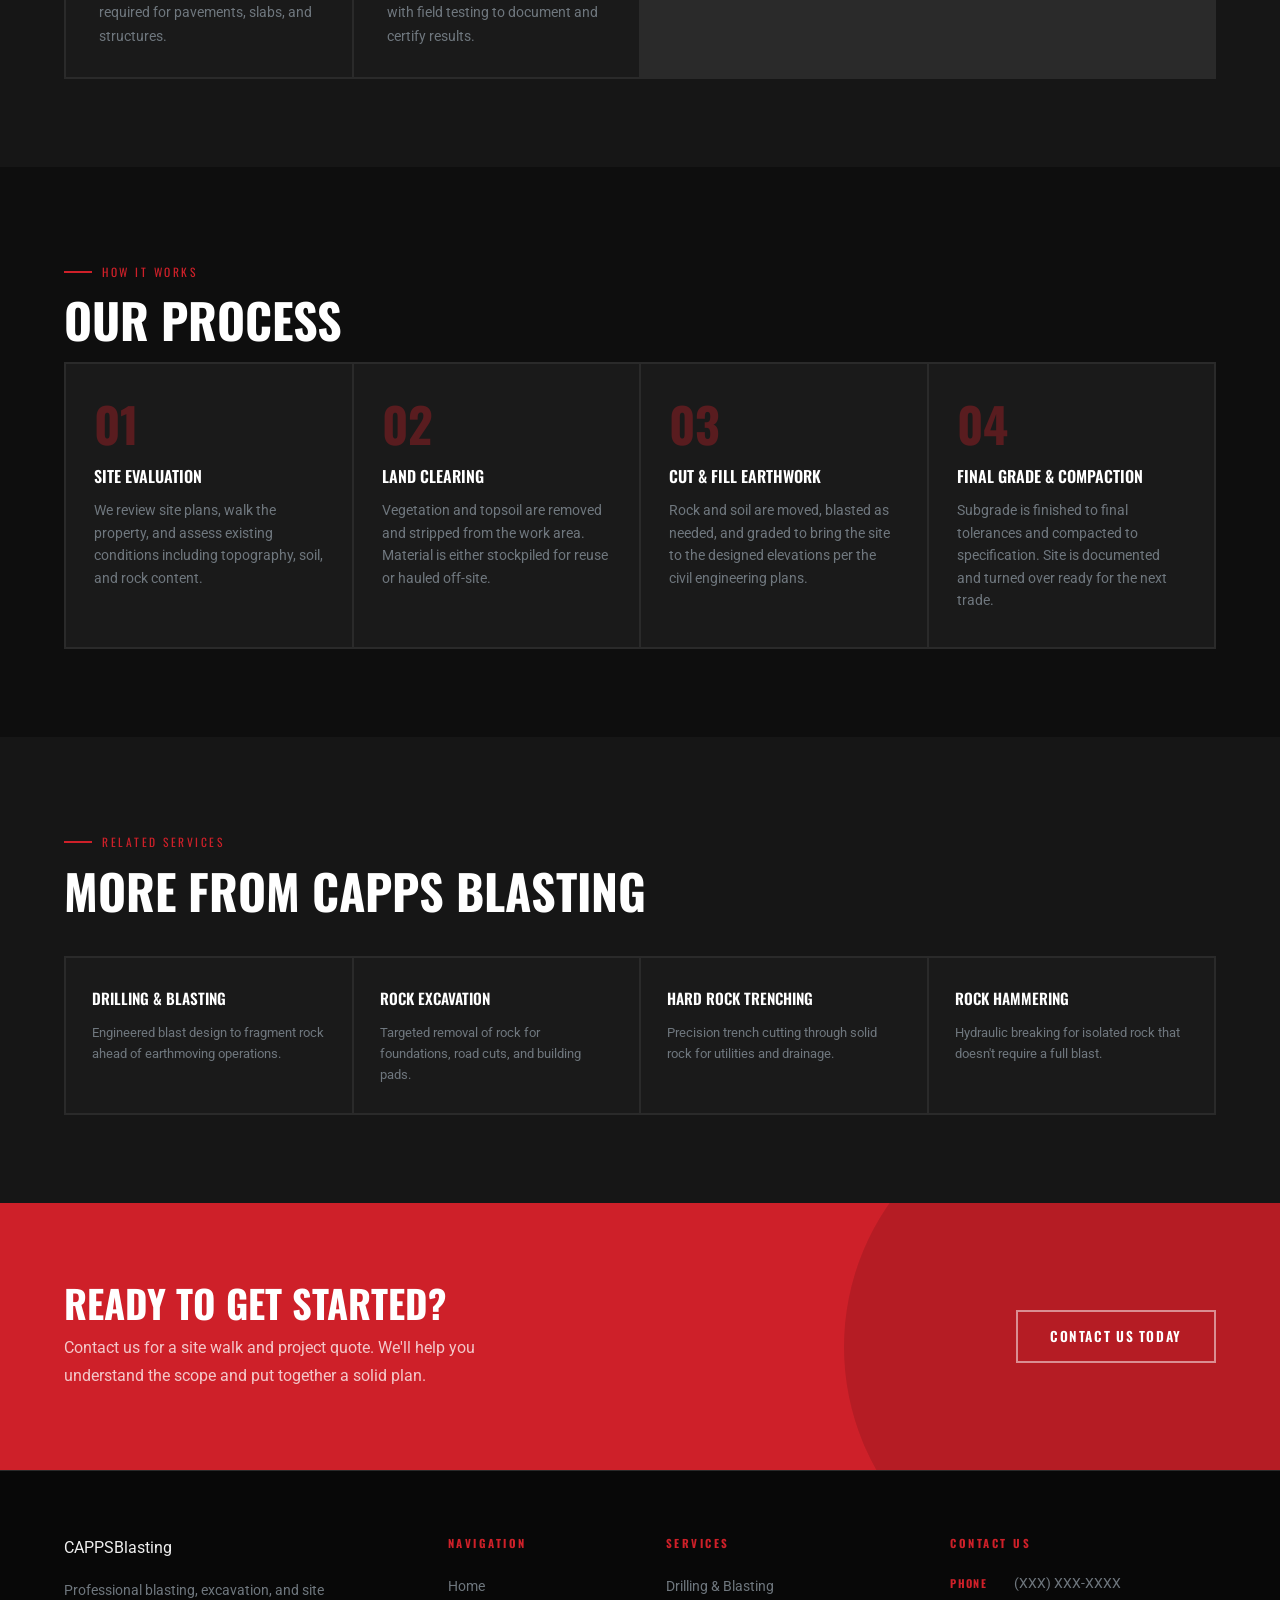
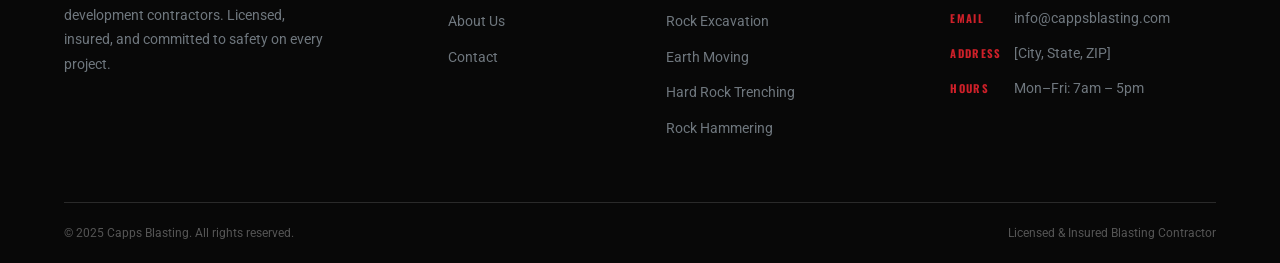
<file: earth-moving-and-site-development/index.html>
<!DOCTYPE html>
<html lang="en">
<head>
  <meta charset="UTF-8">
  <meta name="viewport" content="width=device-width, initial-scale=1.0">
  <title>Earth Moving &amp; Site Development | Capps Blasting</title>
  <meta name="description" content="Large-scale earth moving and site development services from Capps Blasting. Grading, cut and fill, land clearing, and full site preparation for any project.">
  <link rel="preconnect" href="https://fonts.googleapis.com">
  <link rel="preconnect" href="https://fonts.gstatic.com" crossorigin>
  <link href="https://fonts.googleapis.com/css2?family=Oswald:wght@400;500;600;700&family=Roboto:wght@300;400;500&display=swap" rel="stylesheet">
  <link rel="stylesheet" href="../css/style.css">
</head>
<body>

  <!-- ══ HEADER ═══════════════════════════════════════════════ -->
  <header class="site-header">
    <div class="container">
      <a href="../" class="logo">
        <span class="logo-name">CAPPS</span>
        <span class="logo-tagline">Blasting</span>
      </a>
      <button class="nav-toggle" aria-label="Toggle navigation" aria-expanded="false">
        <span></span><span></span><span></span>
      </button>
      <nav class="site-nav">
        <ul>
          <li><a href="../">Home</a></li>
          <li class="has-dropdown">
            <a href="#" class="active">Services &#9662;</a>
            <ul class="dropdown">
              <li><a href="../drilling-and-blasting/">Drilling &amp; Blasting</a></li>
              <li><a href="../rock-excavation/">Rock Excavation</a></li>
              <li><a href="../earth-moving-and-site-development/">Earth Moving &amp; Site Development</a></li>
              <li><a href="../hard-rock-trenching/">Hard Rock Trenching</a></li>
              <li><a href="../rock-hammering/">Rock Hammering</a></li>
            </ul>
          </li>
          <li><a href="../about/">About</a></li>
          <li><a href="#contact" class="nav-cta">Contact Us</a></li>
        </ul>
      </nav>
    </div>
  </header>

  <main>

    <!-- ══ PAGE HERO ═════════════════════════════════════════ -->
    <section class="page-hero">
      <div class="container">
        <div class="page-hero-inner">
          <nav class="breadcrumb" aria-label="Breadcrumb">
            <a href="../">Home</a>
            <span class="breadcrumb-sep">/</span>
            <a href="../#services">Services</a>
            <span class="breadcrumb-sep">/</span>
            <span>Earth Moving &amp; Site Development</span>
          </nav>
          <h1 class="page-hero-title">Earth Moving &amp; Site Development</h1>
          <p class="page-hero-sub">From raw land to a project-ready site — we handle the heavy work so your build can begin.</p>
        </div>
      </div>
    </section>

    <!-- ══ OVERVIEW ══════════════════════════════════════════ -->
    <section class="section">
      <div class="container">
        <div class="two-col">
          <!-- Replace the img-block div with an <img> tag when you have a photo -->
          <div class="img-block">
            <div class="img-block-accent"></div>
          </div>
          <div class="col-body">
            <span class="section-label">Service Overview</span>
            <h2 class="section-title">The Ground Beneath Every Great Build</h2>
            <p style="color: var(--text-muted); font-size: 0.95rem; line-height: 1.8; margin-bottom: 20px;">Every major construction project starts with site development. Before foundations are poured or structures rise, the land must be cleared, graded, and prepared. Capps Blasting delivers the heavy earthwork that sets your project up for success.</p>
            <p style="color: var(--text-muted); font-size: 0.95rem; line-height: 1.8; margin-bottom: 32px;">From small residential lots to large commercial or industrial developments, we bring the right equipment and expertise to get your site properly prepared — on time and to the required specifications.</p>
            <a href="#contact" class="btn btn--primary">Request a Quote</a>
          </div>
        </div>
      </div>
    </section>

    <!-- ══ FEATURES ══════════════════════════════════════════ -->
    <section class="section section--alt">
      <div class="container">
        <span class="section-label">What's Included</span>
        <h2 class="section-title">Service Capabilities</h2>
        <p class="section-subtitle">Comprehensive site development services from land clearing through final compaction.</p>

        <div class="feature-grid">
          <div class="feature-item">
            <h4 class="feature-item-title">Mass Grading</h4>
            <p class="feature-item-text">Large-scale earthwork to bring your site to the designed grade elevations, establishing the platform for all subsequent construction.</p>
          </div>
          <div class="feature-item">
            <h4 class="feature-item-title">Cut &amp; Fill Operations</h4>
            <p class="feature-item-text">Efficient movement of material from high areas to low areas, balancing earthwork quantities to minimize import and export costs.</p>
          </div>
          <div class="feature-item">
            <h4 class="feature-item-title">Land Clearing &amp; Stripping</h4>
            <p class="feature-item-text">Removal of vegetation, topsoil, and surface material to expose the subgrade and prepare for grading operations.</p>
          </div>
          <div class="feature-item">
            <h4 class="feature-item-title">Drainage &amp; Stormwater</h4>
            <p class="feature-item-text">Site grading designed to direct surface water appropriately, including swales, berms, and drainage channel construction.</p>
          </div>
          <div class="feature-item">
            <h4 class="feature-item-title">Subgrade Preparation</h4>
            <p class="feature-item-text">Preparation of subgrade materials to achieve the bearing capacity required for pavements, slabs, and structures.</p>
          </div>
          <div class="feature-item">
            <h4 class="feature-item-title">Compaction &amp; Testing</h4>
            <p class="feature-item-text">Lift-by-lift compaction of fill materials to specified densities, with field testing to document and certify results.</p>
          </div>
        </div>
      </div>
    </section>

    <!-- ══ PROCESS ═══════════════════════════════════════════ -->
    <section class="section">
      <div class="container">
        <span class="section-label">How It Works</span>
        <h2 class="section-title">Our Process</h2>

        <div class="process-grid">
          <div class="process-step">
            <div class="process-step-num">01</div>
            <h3 class="process-step-title">Site Evaluation</h3>
            <p class="process-step-text">We review site plans, walk the property, and assess existing conditions including topography, soil, and rock content.</p>
          </div>
          <div class="process-step">
            <div class="process-step-num">02</div>
            <h3 class="process-step-title">Land Clearing</h3>
            <p class="process-step-text">Vegetation and topsoil are removed and stripped from the work area. Material is either stockpiled for reuse or hauled off-site.</p>
          </div>
          <div class="process-step">
            <div class="process-step-num">03</div>
            <h3 class="process-step-title">Cut &amp; Fill Earthwork</h3>
            <p class="process-step-text">Rock and soil are moved, blasted as needed, and graded to bring the site to the designed elevations per the civil engineering plans.</p>
          </div>
          <div class="process-step">
            <div class="process-step-num">04</div>
            <h3 class="process-step-title">Final Grade &amp; Compaction</h3>
            <p class="process-step-text">Subgrade is finished to final tolerances and compacted to specification. Site is documented and turned over ready for the next trade.</p>
          </div>
        </div>
      </div>
    </section>

    <!-- ══ RELATED SERVICES ═══════════════════════════════════ -->
    <section class="section section--alt">
      <div class="container">
        <span class="section-label">Related Services</span>
        <h2 class="section-title">More From Capps Blasting</h2>

        <div class="related-grid">
          <a href="../drilling-and-blasting/" class="related-card">
            <h4 class="related-card-title">Drilling &amp; Blasting</h4>
            <p class="related-card-text">Engineered blast design to fragment rock ahead of earthmoving operations.</p>
          </a>
          <a href="../rock-excavation/" class="related-card">
            <h4 class="related-card-title">Rock Excavation</h4>
            <p class="related-card-text">Targeted removal of rock for foundations, road cuts, and building pads.</p>
          </a>
          <a href="../hard-rock-trenching/" class="related-card">
            <h4 class="related-card-title">Hard Rock Trenching</h4>
            <p class="related-card-text">Precision trench cutting through solid rock for utilities and drainage.</p>
          </a>
          <a href="../rock-hammering/" class="related-card">
            <h4 class="related-card-title">Rock Hammering</h4>
            <p class="related-card-text">Hydraulic breaking for isolated rock that doesn't require a full blast.</p>
          </a>
        </div>
      </div>
    </section>

    <!-- ══ CTA ════════════════════════════════════════════════ -->
    <section class="cta-section">
      <div class="container">
        <div class="cta-inner">
          <div>
            <h2 class="section-title">Ready to Get Started?</h2>
            <p class="section-subtitle">Contact us for a site walk and project quote. We'll help you understand the scope and put together a solid plan.</p>
          </div>
          <div class="cta-actions">
            <a href="#contact" class="btn btn--outline">Contact Us Today</a>
          </div>
        </div>
      </div>
    </section>

  </main>

  <!-- ══ FOOTER ════════════════════════════════════════════════ -->
  <footer class="site-footer" id="contact">
    <div class="container">
      <div class="footer-grid">
        <div class="footer-brand">
          <a href="../" class="logo">
            <span class="logo-name">CAPPS</span>
            <span class="logo-tagline">Blasting</span>
          </a>
          <p>Professional blasting, excavation, and site development contractors. Licensed, insured, and committed to safety on every project.</p>
        </div>
        <div class="footer-col">
          <h4 class="footer-col-title">Navigation</h4>
          <ul>
            <li><a href="../">Home</a></li>
            <li><a href="../about/">About Us</a></li>
            <li><a href="#contact">Contact</a></li>
          </ul>
        </div>
        <div class="footer-col">
          <h4 class="footer-col-title">Services</h4>
          <ul>
            <li><a href="../drilling-and-blasting/">Drilling &amp; Blasting</a></li>
            <li><a href="../rock-excavation/">Rock Excavation</a></li>
            <li><a href="../earth-moving-and-site-development/">Earth Moving</a></li>
            <li><a href="../hard-rock-trenching/">Hard Rock Trenching</a></li>
            <li><a href="../rock-hammering/">Rock Hammering</a></li>
          </ul>
        </div>
        <div class="footer-col">
          <h4 class="footer-col-title">Contact Us</h4>
          <div class="footer-contact-item">
            <strong>Phone</strong>
            <span>(XXX) XXX-XXXX</span>
          </div>
          <div class="footer-contact-item">
            <strong>Email</strong>
            <span>info@cappsblasting.com</span>
          </div>
          <div class="footer-contact-item">
            <strong>Address</strong>
            <span>[City, State, ZIP]</span>
          </div>
          <div class="footer-contact-item">
            <strong>Hours</strong>
            <span>Mon&ndash;Fri: 7am &ndash; 5pm</span>
          </div>
        </div>
      </div>
      <div class="footer-bottom">
        <p>&copy; 2025 Capps Blasting. All rights reserved.</p>
        <p>Licensed &amp; Insured Blasting Contractor</p>
      </div>
    </div>
  </footer>

  <script src="../js/main.js"></script>
</body>
</html>
</file>
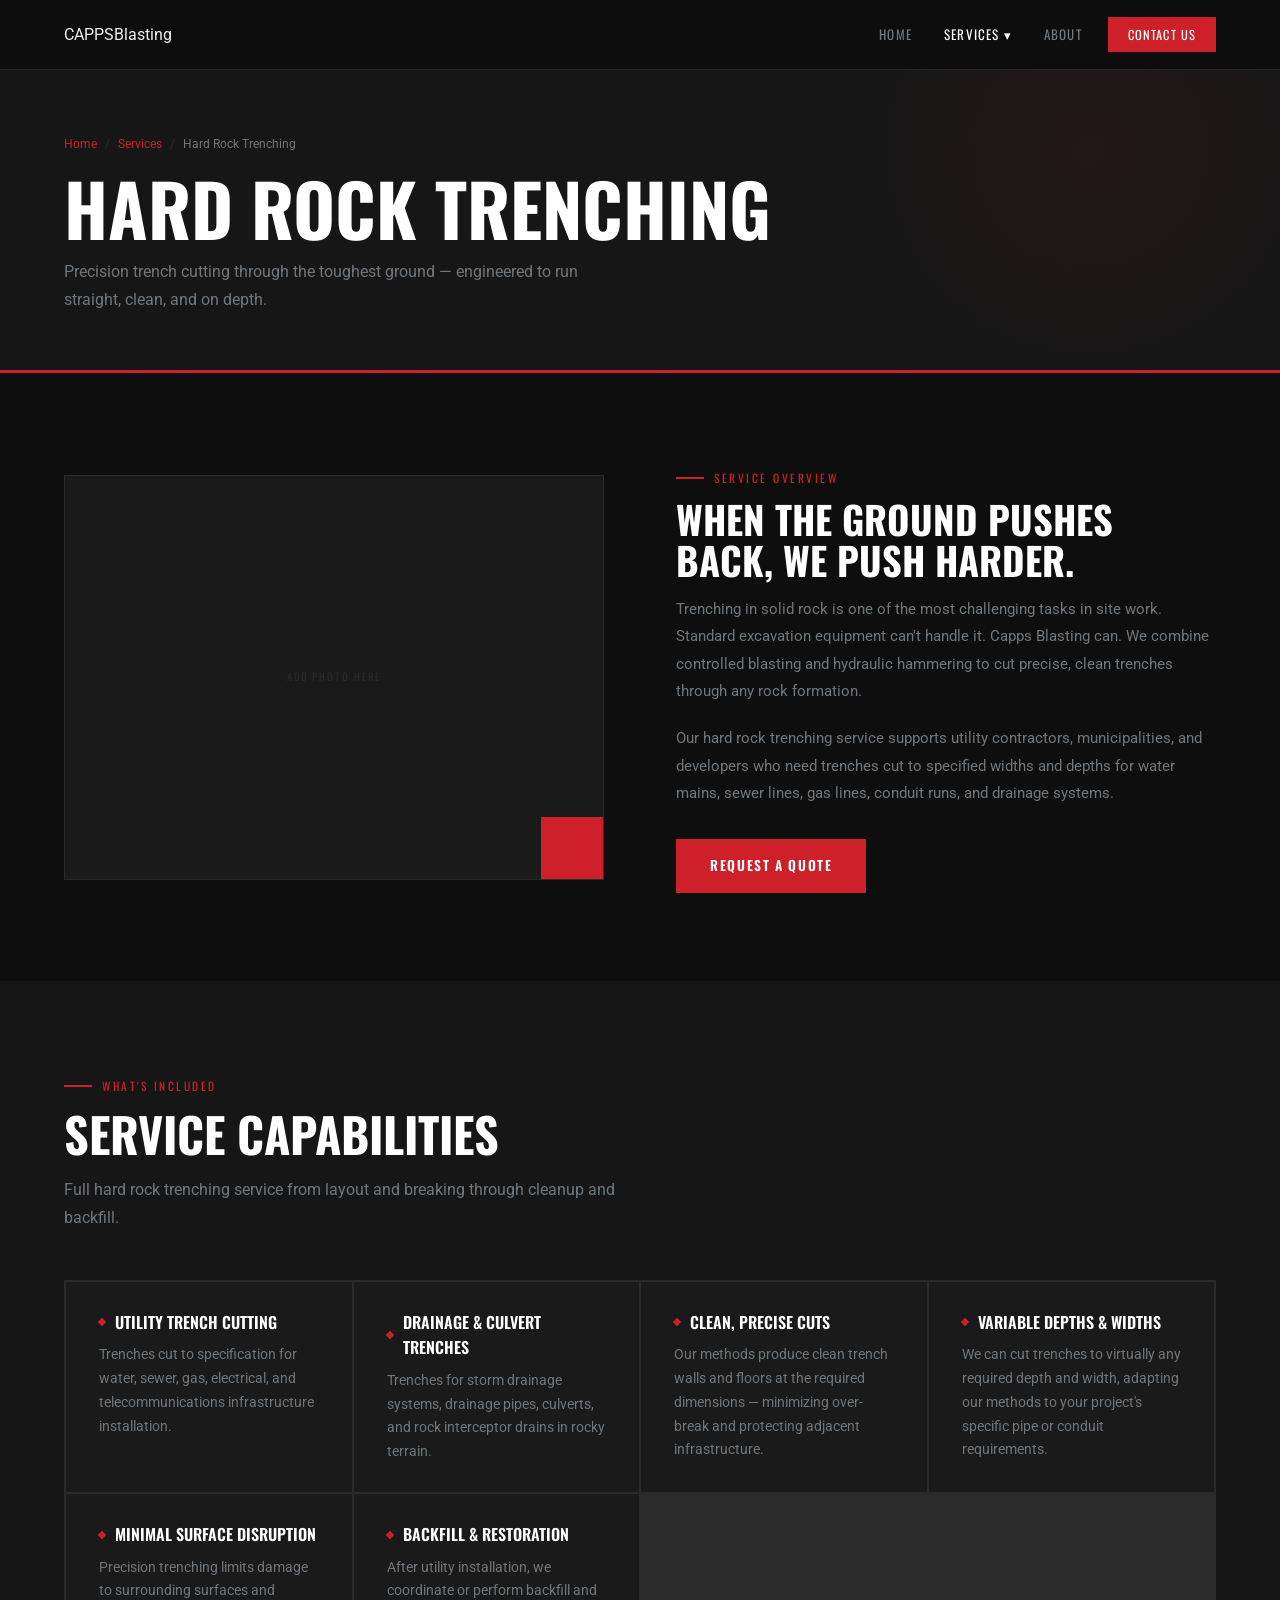
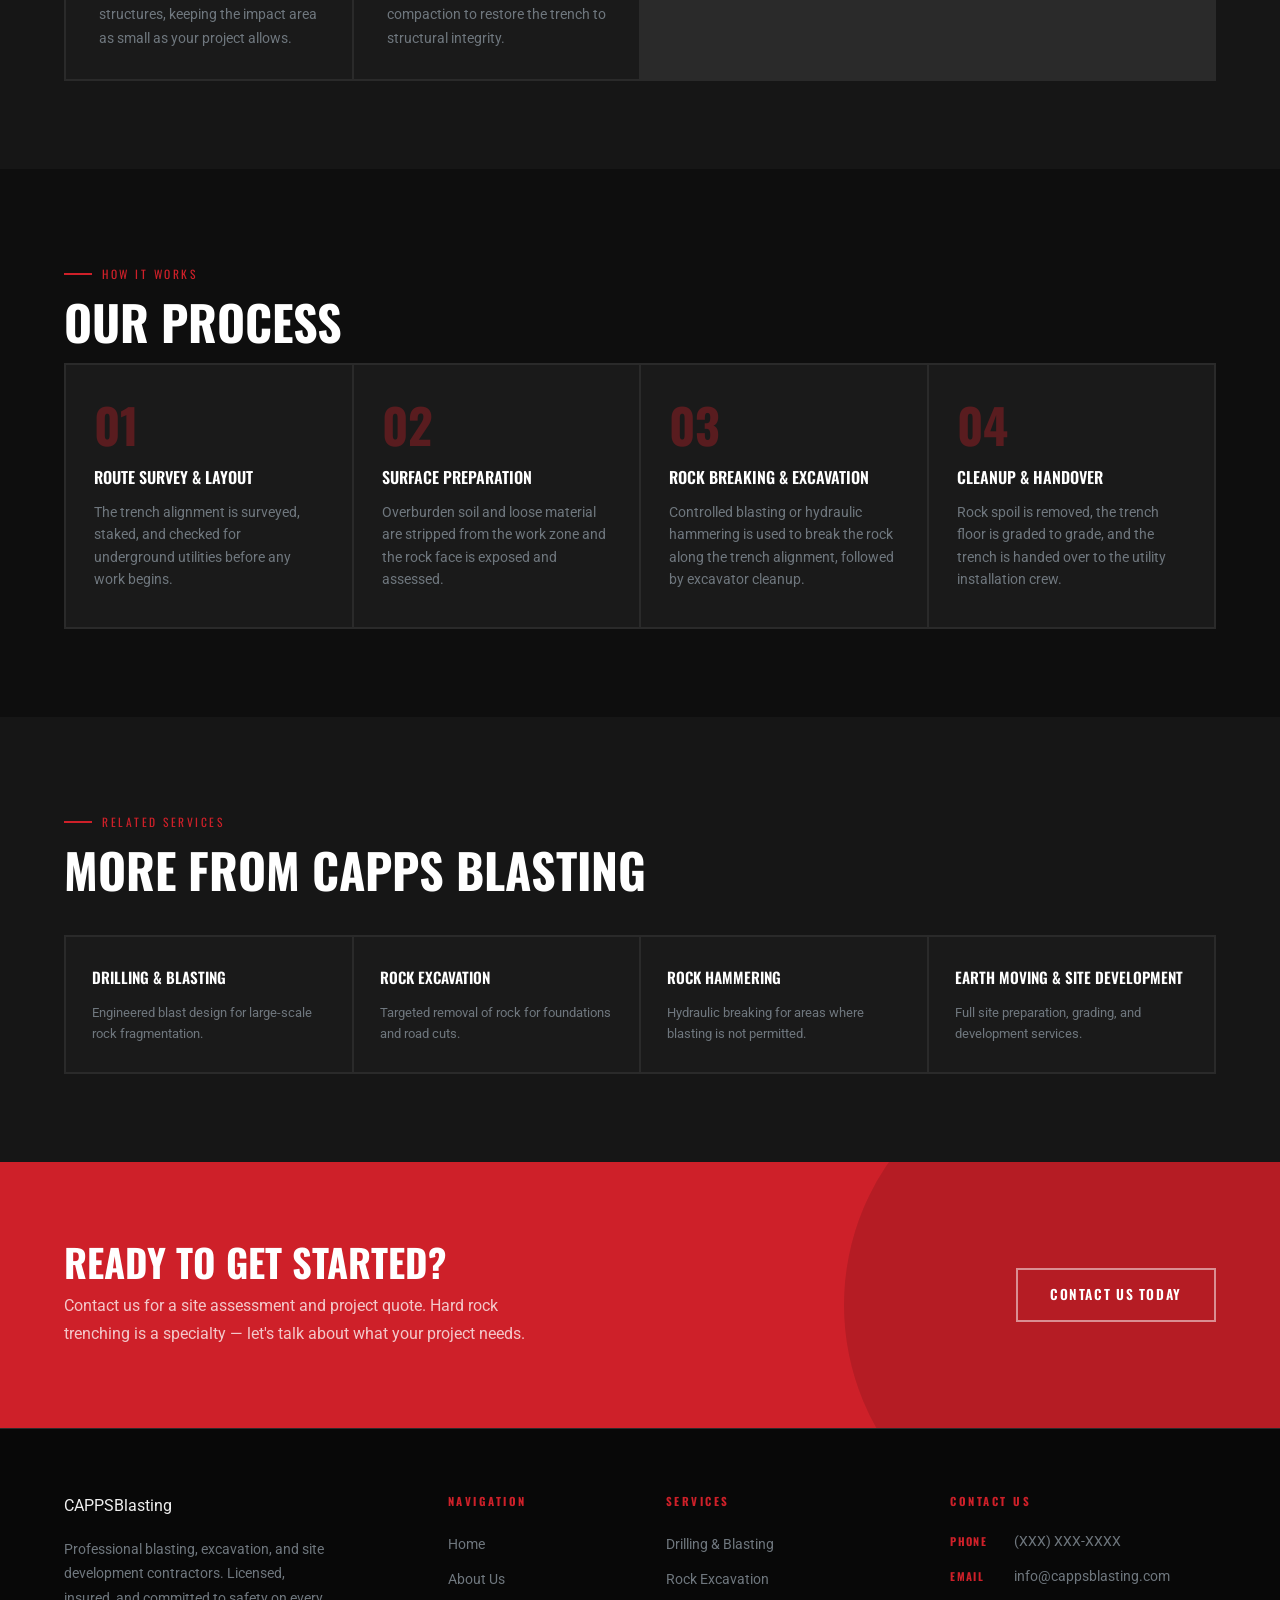
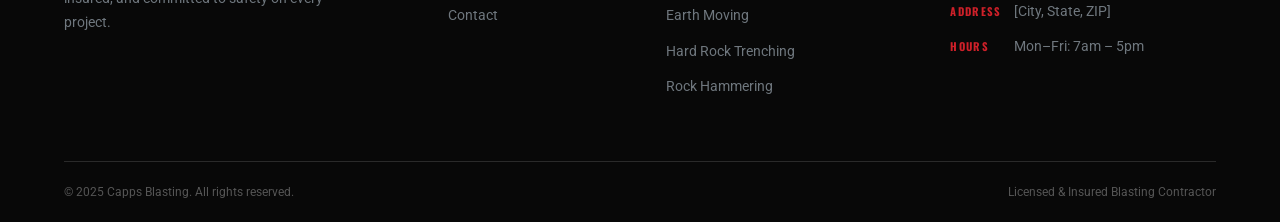
<file: hard-rock-trenching/index.html>
<!DOCTYPE html>
<html lang="en">
<head>
  <meta charset="UTF-8">
  <meta name="viewport" content="width=device-width, initial-scale=1.0">
  <title>Hard Rock Trenching Services | Capps Blasting</title>
  <meta name="description" content="Hard rock trenching services from Capps Blasting. Precision trench cutting through solid rock for utility installation, drainage systems, and infrastructure.">
  <link rel="preconnect" href="https://fonts.googleapis.com">
  <link rel="preconnect" href="https://fonts.gstatic.com" crossorigin>
  <link href="https://fonts.googleapis.com/css2?family=Oswald:wght@400;500;600;700&family=Roboto:wght@300;400;500&display=swap" rel="stylesheet">
  <link rel="stylesheet" href="../css/style.css">
</head>
<body>

  <!-- ══ HEADER ═══════════════════════════════════════════════ -->
  <header class="site-header">
    <div class="container">
      <a href="../" class="logo">
        <span class="logo-name">CAPPS</span>
        <span class="logo-tagline">Blasting</span>
      </a>
      <button class="nav-toggle" aria-label="Toggle navigation" aria-expanded="false">
        <span></span><span></span><span></span>
      </button>
      <nav class="site-nav">
        <ul>
          <li><a href="../">Home</a></li>
          <li class="has-dropdown">
            <a href="#" class="active">Services &#9662;</a>
            <ul class="dropdown">
              <li><a href="../drilling-and-blasting/">Drilling &amp; Blasting</a></li>
              <li><a href="../rock-excavation/">Rock Excavation</a></li>
              <li><a href="../earth-moving-and-site-development/">Earth Moving &amp; Site Development</a></li>
              <li><a href="../hard-rock-trenching/">Hard Rock Trenching</a></li>
              <li><a href="../rock-hammering/">Rock Hammering</a></li>
            </ul>
          </li>
          <li><a href="../about/">About</a></li>
          <li><a href="#contact" class="nav-cta">Contact Us</a></li>
        </ul>
      </nav>
    </div>
  </header>

  <main>

    <!-- ══ PAGE HERO ═════════════════════════════════════════ -->
    <section class="page-hero">
      <div class="container">
        <div class="page-hero-inner">
          <nav class="breadcrumb" aria-label="Breadcrumb">
            <a href="../">Home</a>
            <span class="breadcrumb-sep">/</span>
            <a href="../#services">Services</a>
            <span class="breadcrumb-sep">/</span>
            <span>Hard Rock Trenching</span>
          </nav>
          <h1 class="page-hero-title">Hard Rock Trenching</h1>
          <p class="page-hero-sub">Precision trench cutting through the toughest ground — engineered to run straight, clean, and on depth.</p>
        </div>
      </div>
    </section>

    <!-- ══ OVERVIEW ══════════════════════════════════════════ -->
    <section class="section">
      <div class="container">
        <div class="two-col">
          <!-- Replace the img-block div with an <img> tag when you have a photo -->
          <div class="img-block">
            <div class="img-block-accent"></div>
          </div>
          <div class="col-body">
            <span class="section-label">Service Overview</span>
            <h2 class="section-title">When the Ground Pushes Back, We Push Harder.</h2>
            <p style="color: var(--text-muted); font-size: 0.95rem; line-height: 1.8; margin-bottom: 20px;">Trenching in solid rock is one of the most challenging tasks in site work. Standard excavation equipment can't handle it. Capps Blasting can. We combine controlled blasting and hydraulic hammering to cut precise, clean trenches through any rock formation.</p>
            <p style="color: var(--text-muted); font-size: 0.95rem; line-height: 1.8; margin-bottom: 32px;">Our hard rock trenching service supports utility contractors, municipalities, and developers who need trenches cut to specified widths and depths for water mains, sewer lines, gas lines, conduit runs, and drainage systems.</p>
            <a href="#contact" class="btn btn--primary">Request a Quote</a>
          </div>
        </div>
      </div>
    </section>

    <!-- ══ FEATURES ══════════════════════════════════════════ -->
    <section class="section section--alt">
      <div class="container">
        <span class="section-label">What's Included</span>
        <h2 class="section-title">Service Capabilities</h2>
        <p class="section-subtitle">Full hard rock trenching service from layout and breaking through cleanup and backfill.</p>

        <div class="feature-grid">
          <div class="feature-item">
            <h4 class="feature-item-title">Utility Trench Cutting</h4>
            <p class="feature-item-text">Trenches cut to specification for water, sewer, gas, electrical, and telecommunications infrastructure installation.</p>
          </div>
          <div class="feature-item">
            <h4 class="feature-item-title">Drainage &amp; Culvert Trenches</h4>
            <p class="feature-item-text">Trenches for storm drainage systems, drainage pipes, culverts, and rock interceptor drains in rocky terrain.</p>
          </div>
          <div class="feature-item">
            <h4 class="feature-item-title">Clean, Precise Cuts</h4>
            <p class="feature-item-text">Our methods produce clean trench walls and floors at the required dimensions — minimizing over-break and protecting adjacent infrastructure.</p>
          </div>
          <div class="feature-item">
            <h4 class="feature-item-title">Variable Depths &amp; Widths</h4>
            <p class="feature-item-text">We can cut trenches to virtually any required depth and width, adapting our methods to your project's specific pipe or conduit requirements.</p>
          </div>
          <div class="feature-item">
            <h4 class="feature-item-title">Minimal Surface Disruption</h4>
            <p class="feature-item-text">Precision trenching limits damage to surrounding surfaces and structures, keeping the impact area as small as your project allows.</p>
          </div>
          <div class="feature-item">
            <h4 class="feature-item-title">Backfill &amp; Restoration</h4>
            <p class="feature-item-text">After utility installation, we coordinate or perform backfill and compaction to restore the trench to structural integrity.</p>
          </div>
        </div>
      </div>
    </section>

    <!-- ══ PROCESS ═══════════════════════════════════════════ -->
    <section class="section">
      <div class="container">
        <span class="section-label">How It Works</span>
        <h2 class="section-title">Our Process</h2>

        <div class="process-grid">
          <div class="process-step">
            <div class="process-step-num">01</div>
            <h3 class="process-step-title">Route Survey &amp; Layout</h3>
            <p class="process-step-text">The trench alignment is surveyed, staked, and checked for underground utilities before any work begins.</p>
          </div>
          <div class="process-step">
            <div class="process-step-num">02</div>
            <h3 class="process-step-title">Surface Preparation</h3>
            <p class="process-step-text">Overburden soil and loose material are stripped from the work zone and the rock face is exposed and assessed.</p>
          </div>
          <div class="process-step">
            <div class="process-step-num">03</div>
            <h3 class="process-step-title">Rock Breaking &amp; Excavation</h3>
            <p class="process-step-text">Controlled blasting or hydraulic hammering is used to break the rock along the trench alignment, followed by excavator cleanup.</p>
          </div>
          <div class="process-step">
            <div class="process-step-num">04</div>
            <h3 class="process-step-title">Cleanup &amp; Handover</h3>
            <p class="process-step-text">Rock spoil is removed, the trench floor is graded to grade, and the trench is handed over to the utility installation crew.</p>
          </div>
        </div>
      </div>
    </section>

    <!-- ══ RELATED SERVICES ═══════════════════════════════════ -->
    <section class="section section--alt">
      <div class="container">
        <span class="section-label">Related Services</span>
        <h2 class="section-title">More From Capps Blasting</h2>

        <div class="related-grid">
          <a href="../drilling-and-blasting/" class="related-card">
            <h4 class="related-card-title">Drilling &amp; Blasting</h4>
            <p class="related-card-text">Engineered blast design for large-scale rock fragmentation.</p>
          </a>
          <a href="../rock-excavation/" class="related-card">
            <h4 class="related-card-title">Rock Excavation</h4>
            <p class="related-card-text">Targeted removal of rock for foundations and road cuts.</p>
          </a>
          <a href="../rock-hammering/" class="related-card">
            <h4 class="related-card-title">Rock Hammering</h4>
            <p class="related-card-text">Hydraulic breaking for areas where blasting is not permitted.</p>
          </a>
          <a href="../earth-moving-and-site-development/" class="related-card">
            <h4 class="related-card-title">Earth Moving &amp; Site Development</h4>
            <p class="related-card-text">Full site preparation, grading, and development services.</p>
          </a>
        </div>
      </div>
    </section>

    <!-- ══ CTA ════════════════════════════════════════════════ -->
    <section class="cta-section">
      <div class="container">
        <div class="cta-inner">
          <div>
            <h2 class="section-title">Ready to Get Started?</h2>
            <p class="section-subtitle">Contact us for a site assessment and project quote. Hard rock trenching is a specialty — let's talk about what your project needs.</p>
          </div>
          <div class="cta-actions">
            <a href="#contact" class="btn btn--outline">Contact Us Today</a>
          </div>
        </div>
      </div>
    </section>

  </main>

  <!-- ══ FOOTER ════════════════════════════════════════════════ -->
  <footer class="site-footer" id="contact">
    <div class="container">
      <div class="footer-grid">
        <div class="footer-brand">
          <a href="../" class="logo">
            <span class="logo-name">CAPPS</span>
            <span class="logo-tagline">Blasting</span>
          </a>
          <p>Professional blasting, excavation, and site development contractors. Licensed, insured, and committed to safety on every project.</p>
        </div>
        <div class="footer-col">
          <h4 class="footer-col-title">Navigation</h4>
          <ul>
            <li><a href="../">Home</a></li>
            <li><a href="../about/">About Us</a></li>
            <li><a href="#contact">Contact</a></li>
          </ul>
        </div>
        <div class="footer-col">
          <h4 class="footer-col-title">Services</h4>
          <ul>
            <li><a href="../drilling-and-blasting/">Drilling &amp; Blasting</a></li>
            <li><a href="../rock-excavation/">Rock Excavation</a></li>
            <li><a href="../earth-moving-and-site-development/">Earth Moving</a></li>
            <li><a href="../hard-rock-trenching/">Hard Rock Trenching</a></li>
            <li><a href="../rock-hammering/">Rock Hammering</a></li>
          </ul>
        </div>
        <div class="footer-col">
          <h4 class="footer-col-title">Contact Us</h4>
          <div class="footer-contact-item">
            <strong>Phone</strong>
            <span>(XXX) XXX-XXXX</span>
          </div>
          <div class="footer-contact-item">
            <strong>Email</strong>
            <span>info@cappsblasting.com</span>
          </div>
          <div class="footer-contact-item">
            <strong>Address</strong>
            <span>[City, State, ZIP]</span>
          </div>
          <div class="footer-contact-item">
            <strong>Hours</strong>
            <span>Mon&ndash;Fri: 7am &ndash; 5pm</span>
          </div>
        </div>
      </div>
      <div class="footer-bottom">
        <p>&copy; 2025 Capps Blasting. All rights reserved.</p>
        <p>Licensed &amp; Insured Blasting Contractor</p>
      </div>
    </div>
  </footer>

  <script src="../js/main.js"></script>
</body>
</html>
</file>
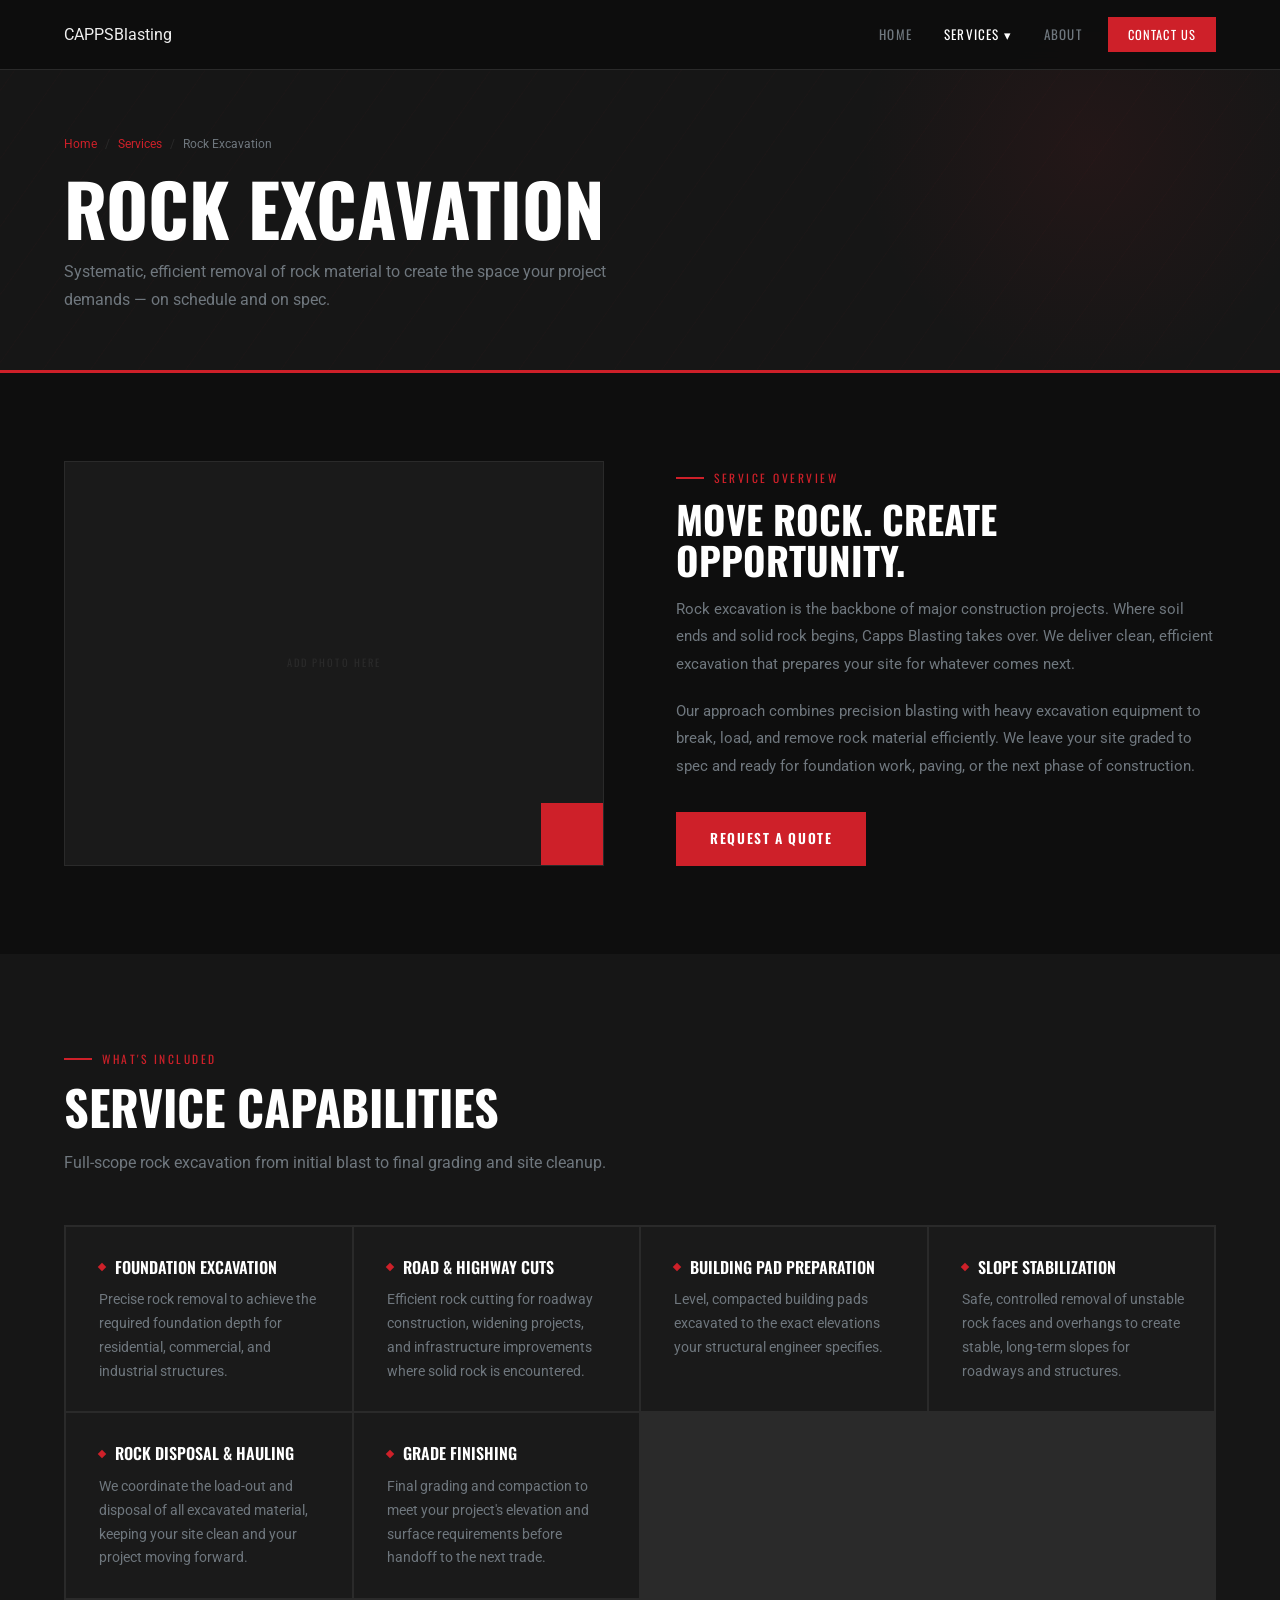
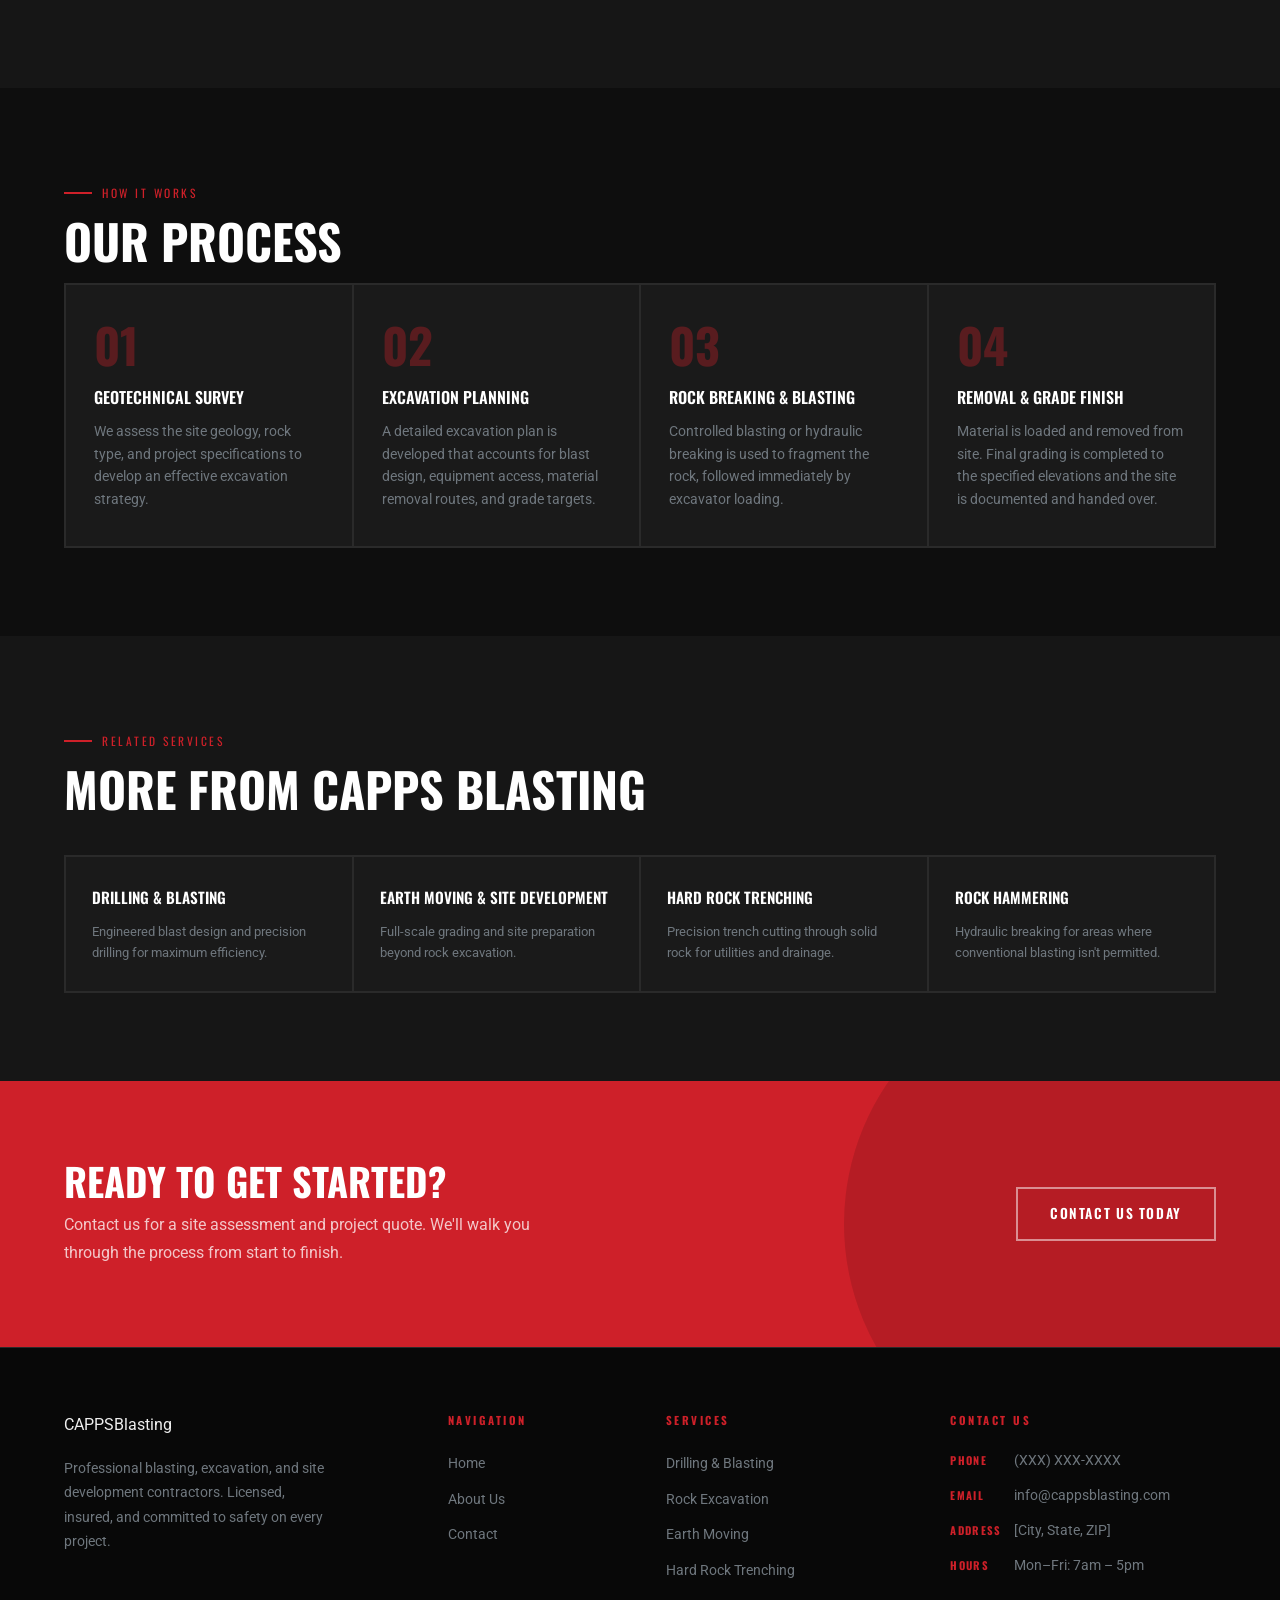
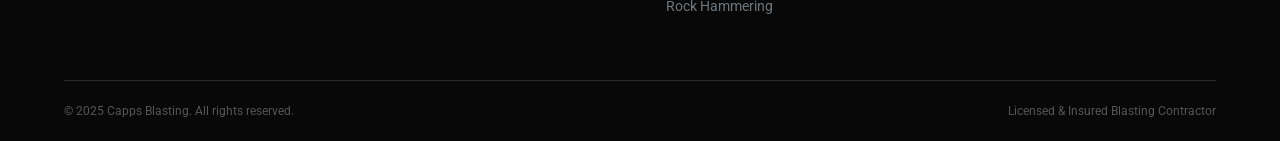
<file: rock-excavation/index.html>
<!DOCTYPE html>
<html lang="en">
<head>
  <meta charset="UTF-8">
  <meta name="viewport" content="width=device-width, initial-scale=1.0">
  <title>Rock Excavation Services | Capps Blasting</title>
  <meta name="description" content="Professional rock excavation services from Capps Blasting. Foundations, road cuts, building pads, and slope stabilization — handled with precision and efficiency.">
  <link rel="preconnect" href="https://fonts.googleapis.com">
  <link rel="preconnect" href="https://fonts.gstatic.com" crossorigin>
  <link href="https://fonts.googleapis.com/css2?family=Oswald:wght@400;500;600;700&family=Roboto:wght@300;400;500&display=swap" rel="stylesheet">
  <link rel="stylesheet" href="../css/style.css">
</head>
<body>

  <!-- ══ HEADER ═══════════════════════════════════════════════ -->
  <header class="site-header">
    <div class="container">
      <a href="../" class="logo">
        <span class="logo-name">CAPPS</span>
        <span class="logo-tagline">Blasting</span>
      </a>
      <button class="nav-toggle" aria-label="Toggle navigation" aria-expanded="false">
        <span></span><span></span><span></span>
      </button>
      <nav class="site-nav">
        <ul>
          <li><a href="../">Home</a></li>
          <li class="has-dropdown">
            <a href="#" class="active">Services &#9662;</a>
            <ul class="dropdown">
              <li><a href="../drilling-and-blasting/">Drilling &amp; Blasting</a></li>
              <li><a href="../rock-excavation/">Rock Excavation</a></li>
              <li><a href="../earth-moving-and-site-development/">Earth Moving &amp; Site Development</a></li>
              <li><a href="../hard-rock-trenching/">Hard Rock Trenching</a></li>
              <li><a href="../rock-hammering/">Rock Hammering</a></li>
            </ul>
          </li>
          <li><a href="../about/">About</a></li>
          <li><a href="#contact" class="nav-cta">Contact Us</a></li>
        </ul>
      </nav>
    </div>
  </header>

  <main>

    <!-- ══ PAGE HERO ═════════════════════════════════════════ -->
    <section class="page-hero">
      <div class="container">
        <div class="page-hero-inner">
          <nav class="breadcrumb" aria-label="Breadcrumb">
            <a href="../">Home</a>
            <span class="breadcrumb-sep">/</span>
            <a href="../#services">Services</a>
            <span class="breadcrumb-sep">/</span>
            <span>Rock Excavation</span>
          </nav>
          <h1 class="page-hero-title">Rock Excavation</h1>
          <p class="page-hero-sub">Systematic, efficient removal of rock material to create the space your project demands — on schedule and on spec.</p>
        </div>
      </div>
    </section>

    <!-- ══ OVERVIEW ══════════════════════════════════════════ -->
    <section class="section">
      <div class="container">
        <div class="two-col">
          <!-- Replace the img-block div with an <img> tag when you have a photo -->
          <div class="img-block">
            <div class="img-block-accent"></div>
          </div>
          <div class="col-body">
            <span class="section-label">Service Overview</span>
            <h2 class="section-title">Move Rock. Create Opportunity.</h2>
            <p style="color: var(--text-muted); font-size: 0.95rem; line-height: 1.8; margin-bottom: 20px;">Rock excavation is the backbone of major construction projects. Where soil ends and solid rock begins, Capps Blasting takes over. We deliver clean, efficient excavation that prepares your site for whatever comes next.</p>
            <p style="color: var(--text-muted); font-size: 0.95rem; line-height: 1.8; margin-bottom: 32px;">Our approach combines precision blasting with heavy excavation equipment to break, load, and remove rock material efficiently. We leave your site graded to spec and ready for foundation work, paving, or the next phase of construction.</p>
            <a href="#contact" class="btn btn--primary">Request a Quote</a>
          </div>
        </div>
      </div>
    </section>

    <!-- ══ FEATURES ══════════════════════════════════════════ -->
    <section class="section section--alt">
      <div class="container">
        <span class="section-label">What's Included</span>
        <h2 class="section-title">Service Capabilities</h2>
        <p class="section-subtitle">Full-scope rock excavation from initial blast to final grading and site cleanup.</p>

        <div class="feature-grid">
          <div class="feature-item">
            <h4 class="feature-item-title">Foundation Excavation</h4>
            <p class="feature-item-text">Precise rock removal to achieve the required foundation depth for residential, commercial, and industrial structures.</p>
          </div>
          <div class="feature-item">
            <h4 class="feature-item-title">Road &amp; Highway Cuts</h4>
            <p class="feature-item-text">Efficient rock cutting for roadway construction, widening projects, and infrastructure improvements where solid rock is encountered.</p>
          </div>
          <div class="feature-item">
            <h4 class="feature-item-title">Building Pad Preparation</h4>
            <p class="feature-item-text">Level, compacted building pads excavated to the exact elevations your structural engineer specifies.</p>
          </div>
          <div class="feature-item">
            <h4 class="feature-item-title">Slope Stabilization</h4>
            <p class="feature-item-text">Safe, controlled removal of unstable rock faces and overhangs to create stable, long-term slopes for roadways and structures.</p>
          </div>
          <div class="feature-item">
            <h4 class="feature-item-title">Rock Disposal &amp; Hauling</h4>
            <p class="feature-item-text">We coordinate the load-out and disposal of all excavated material, keeping your site clean and your project moving forward.</p>
          </div>
          <div class="feature-item">
            <h4 class="feature-item-title">Grade Finishing</h4>
            <p class="feature-item-text">Final grading and compaction to meet your project's elevation and surface requirements before handoff to the next trade.</p>
          </div>
        </div>
      </div>
    </section>

    <!-- ══ PROCESS ═══════════════════════════════════════════ -->
    <section class="section">
      <div class="container">
        <span class="section-label">How It Works</span>
        <h2 class="section-title">Our Process</h2>

        <div class="process-grid">
          <div class="process-step">
            <div class="process-step-num">01</div>
            <h3 class="process-step-title">Geotechnical Survey</h3>
            <p class="process-step-text">We assess the site geology, rock type, and project specifications to develop an effective excavation strategy.</p>
          </div>
          <div class="process-step">
            <div class="process-step-num">02</div>
            <h3 class="process-step-title">Excavation Planning</h3>
            <p class="process-step-text">A detailed excavation plan is developed that accounts for blast design, equipment access, material removal routes, and grade targets.</p>
          </div>
          <div class="process-step">
            <div class="process-step-num">03</div>
            <h3 class="process-step-title">Rock Breaking &amp; Blasting</h3>
            <p class="process-step-text">Controlled blasting or hydraulic breaking is used to fragment the rock, followed immediately by excavator loading.</p>
          </div>
          <div class="process-step">
            <div class="process-step-num">04</div>
            <h3 class="process-step-title">Removal &amp; Grade Finish</h3>
            <p class="process-step-text">Material is loaded and removed from site. Final grading is completed to the specified elevations and the site is documented and handed over.</p>
          </div>
        </div>
      </div>
    </section>

    <!-- ══ RELATED SERVICES ═══════════════════════════════════ -->
    <section class="section section--alt">
      <div class="container">
        <span class="section-label">Related Services</span>
        <h2 class="section-title">More From Capps Blasting</h2>

        <div class="related-grid">
          <a href="../drilling-and-blasting/" class="related-card">
            <h4 class="related-card-title">Drilling &amp; Blasting</h4>
            <p class="related-card-text">Engineered blast design and precision drilling for maximum efficiency.</p>
          </a>
          <a href="../earth-moving-and-site-development/" class="related-card">
            <h4 class="related-card-title">Earth Moving &amp; Site Development</h4>
            <p class="related-card-text">Full-scale grading and site preparation beyond rock excavation.</p>
          </a>
          <a href="../hard-rock-trenching/" class="related-card">
            <h4 class="related-card-title">Hard Rock Trenching</h4>
            <p class="related-card-text">Precision trench cutting through solid rock for utilities and drainage.</p>
          </a>
          <a href="../rock-hammering/" class="related-card">
            <h4 class="related-card-title">Rock Hammering</h4>
            <p class="related-card-text">Hydraulic breaking for areas where conventional blasting isn't permitted.</p>
          </a>
        </div>
      </div>
    </section>

    <!-- ══ CTA ════════════════════════════════════════════════ -->
    <section class="cta-section">
      <div class="container">
        <div class="cta-inner">
          <div>
            <h2 class="section-title">Ready to Get Started?</h2>
            <p class="section-subtitle">Contact us for a site assessment and project quote. We'll walk you through the process from start to finish.</p>
          </div>
          <div class="cta-actions">
            <a href="#contact" class="btn btn--outline">Contact Us Today</a>
          </div>
        </div>
      </div>
    </section>

  </main>

  <!-- ══ FOOTER ════════════════════════════════════════════════ -->
  <footer class="site-footer" id="contact">
    <div class="container">
      <div class="footer-grid">
        <div class="footer-brand">
          <a href="../" class="logo">
            <span class="logo-name">CAPPS</span>
            <span class="logo-tagline">Blasting</span>
          </a>
          <p>Professional blasting, excavation, and site development contractors. Licensed, insured, and committed to safety on every project.</p>
        </div>
        <div class="footer-col">
          <h4 class="footer-col-title">Navigation</h4>
          <ul>
            <li><a href="../">Home</a></li>
            <li><a href="../about/">About Us</a></li>
            <li><a href="#contact">Contact</a></li>
          </ul>
        </div>
        <div class="footer-col">
          <h4 class="footer-col-title">Services</h4>
          <ul>
            <li><a href="../drilling-and-blasting/">Drilling &amp; Blasting</a></li>
            <li><a href="../rock-excavation/">Rock Excavation</a></li>
            <li><a href="../earth-moving-and-site-development/">Earth Moving</a></li>
            <li><a href="../hard-rock-trenching/">Hard Rock Trenching</a></li>
            <li><a href="../rock-hammering/">Rock Hammering</a></li>
          </ul>
        </div>
        <div class="footer-col">
          <h4 class="footer-col-title">Contact Us</h4>
          <div class="footer-contact-item">
            <strong>Phone</strong>
            <span>(XXX) XXX-XXXX</span>
          </div>
          <div class="footer-contact-item">
            <strong>Email</strong>
            <span>info@cappsblasting.com</span>
          </div>
          <div class="footer-contact-item">
            <strong>Address</strong>
            <span>[City, State, ZIP]</span>
          </div>
          <div class="footer-contact-item">
            <strong>Hours</strong>
            <span>Mon&ndash;Fri: 7am &ndash; 5pm</span>
          </div>
        </div>
      </div>
      <div class="footer-bottom">
        <p>&copy; 2025 Capps Blasting. All rights reserved.</p>
        <p>Licensed &amp; Insured Blasting Contractor</p>
      </div>
    </div>
  </footer>

  <script src="../js/main.js"></script>
</body>
</html>
</file>
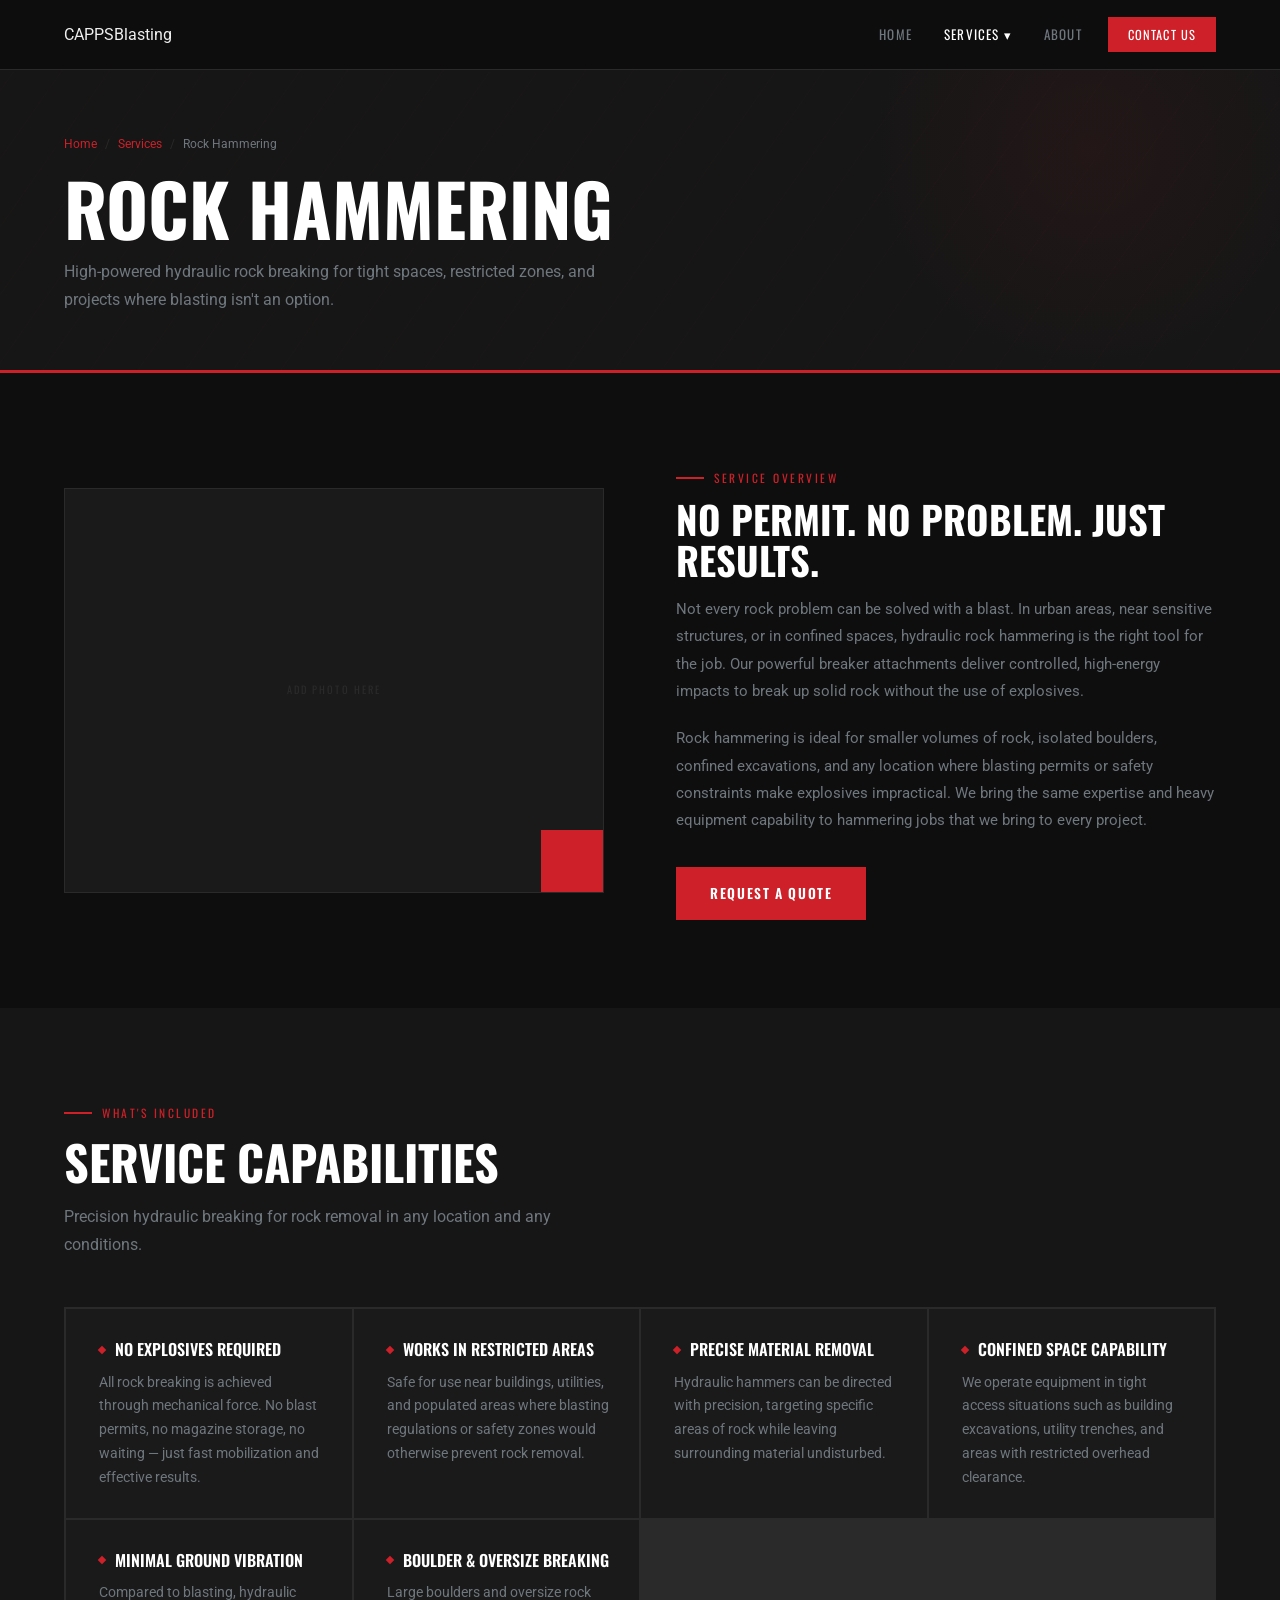
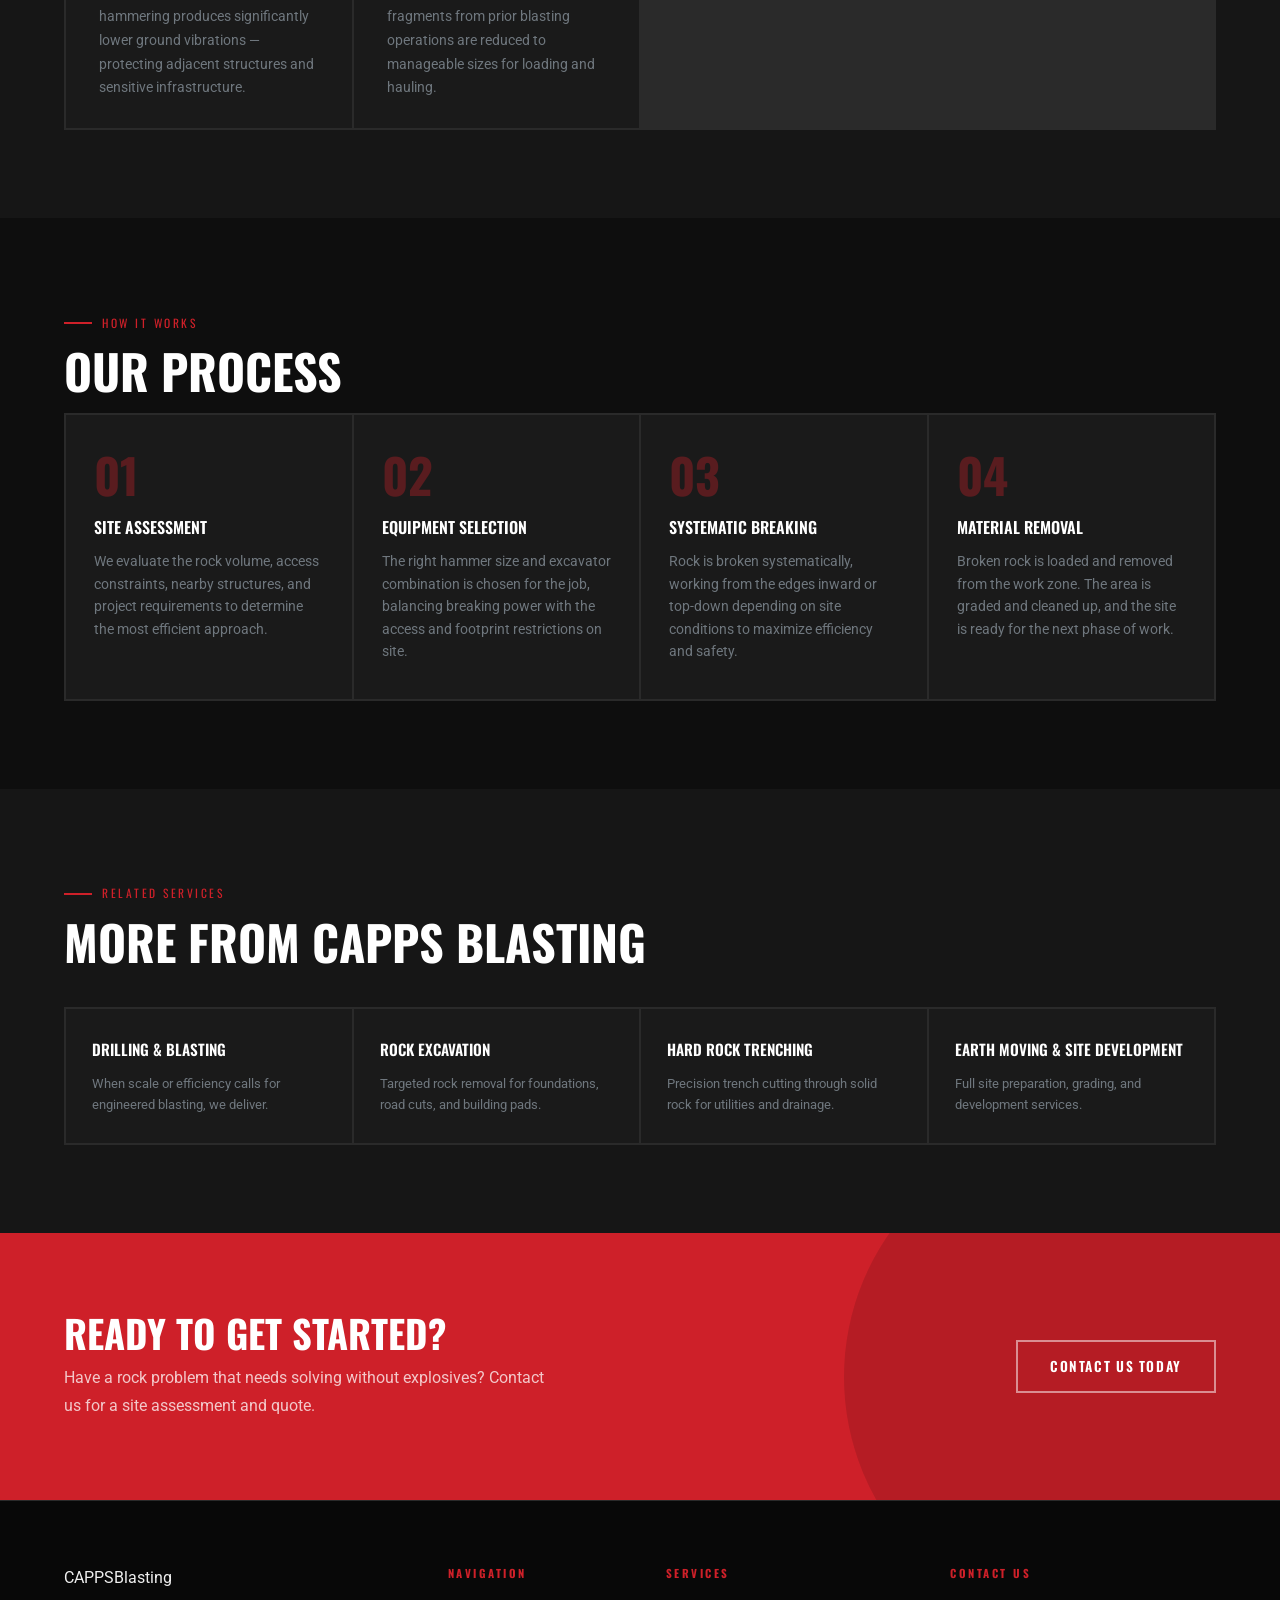
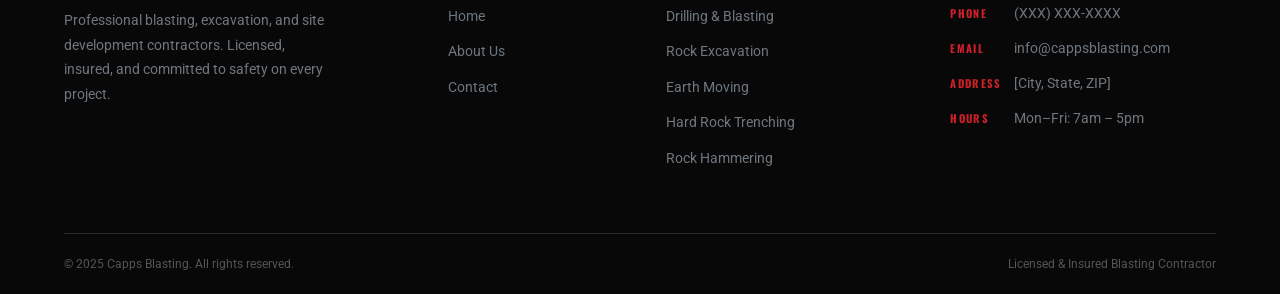
<file: rock-hammering/index.html>
<!DOCTYPE html>
<html lang="en">
<head>
  <meta charset="UTF-8">
  <meta name="viewport" content="width=device-width, initial-scale=1.0">
  <title>Rock Hammering Services | Capps Blasting</title>
  <meta name="description" content="Rock hammering services from Capps Blasting. Hydraulic rock breaking for confined spaces, restricted areas, and projects where blasting is not permitted.">
  <link rel="preconnect" href="https://fonts.googleapis.com">
  <link rel="preconnect" href="https://fonts.gstatic.com" crossorigin>
  <link href="https://fonts.googleapis.com/css2?family=Oswald:wght@400;500;600;700&family=Roboto:wght@300;400;500&display=swap" rel="stylesheet">
  <link rel="stylesheet" href="../css/style.css">
</head>
<body>

  <!-- ══ HEADER ═══════════════════════════════════════════════ -->
  <header class="site-header">
    <div class="container">
      <a href="../" class="logo">
        <span class="logo-name">CAPPS</span>
        <span class="logo-tagline">Blasting</span>
      </a>
      <button class="nav-toggle" aria-label="Toggle navigation" aria-expanded="false">
        <span></span><span></span><span></span>
      </button>
      <nav class="site-nav">
        <ul>
          <li><a href="../">Home</a></li>
          <li class="has-dropdown">
            <a href="#" class="active">Services &#9662;</a>
            <ul class="dropdown">
              <li><a href="../drilling-and-blasting/">Drilling &amp; Blasting</a></li>
              <li><a href="../rock-excavation/">Rock Excavation</a></li>
              <li><a href="../earth-moving-and-site-development/">Earth Moving &amp; Site Development</a></li>
              <li><a href="../hard-rock-trenching/">Hard Rock Trenching</a></li>
              <li><a href="../rock-hammering/">Rock Hammering</a></li>
            </ul>
          </li>
          <li><a href="../about/">About</a></li>
          <li><a href="#contact" class="nav-cta">Contact Us</a></li>
        </ul>
      </nav>
    </div>
  </header>

  <main>

    <!-- ══ PAGE HERO ═════════════════════════════════════════ -->
    <section class="page-hero">
      <div class="container">
        <div class="page-hero-inner">
          <nav class="breadcrumb" aria-label="Breadcrumb">
            <a href="../">Home</a>
            <span class="breadcrumb-sep">/</span>
            <a href="../#services">Services</a>
            <span class="breadcrumb-sep">/</span>
            <span>Rock Hammering</span>
          </nav>
          <h1 class="page-hero-title">Rock Hammering</h1>
          <p class="page-hero-sub">High-powered hydraulic rock breaking for tight spaces, restricted zones, and projects where blasting isn't an option.</p>
        </div>
      </div>
    </section>

    <!-- ══ OVERVIEW ══════════════════════════════════════════ -->
    <section class="section">
      <div class="container">
        <div class="two-col">
          <!-- Replace the img-block div with an <img> tag when you have a photo -->
          <div class="img-block">
            <div class="img-block-accent"></div>
          </div>
          <div class="col-body">
            <span class="section-label">Service Overview</span>
            <h2 class="section-title">No Permit. No Problem. Just Results.</h2>
            <p style="color: var(--text-muted); font-size: 0.95rem; line-height: 1.8; margin-bottom: 20px;">Not every rock problem can be solved with a blast. In urban areas, near sensitive structures, or in confined spaces, hydraulic rock hammering is the right tool for the job. Our powerful breaker attachments deliver controlled, high-energy impacts to break up solid rock without the use of explosives.</p>
            <p style="color: var(--text-muted); font-size: 0.95rem; line-height: 1.8; margin-bottom: 32px;">Rock hammering is ideal for smaller volumes of rock, isolated boulders, confined excavations, and any location where blasting permits or safety constraints make explosives impractical. We bring the same expertise and heavy equipment capability to hammering jobs that we bring to every project.</p>
            <a href="#contact" class="btn btn--primary">Request a Quote</a>
          </div>
        </div>
      </div>
    </section>

    <!-- ══ FEATURES ══════════════════════════════════════════ -->
    <section class="section section--alt">
      <div class="container">
        <span class="section-label">What's Included</span>
        <h2 class="section-title">Service Capabilities</h2>
        <p class="section-subtitle">Precision hydraulic breaking for rock removal in any location and any conditions.</p>

        <div class="feature-grid">
          <div class="feature-item">
            <h4 class="feature-item-title">No Explosives Required</h4>
            <p class="feature-item-text">All rock breaking is achieved through mechanical force. No blast permits, no magazine storage, no waiting — just fast mobilization and effective results.</p>
          </div>
          <div class="feature-item">
            <h4 class="feature-item-title">Works in Restricted Areas</h4>
            <p class="feature-item-text">Safe for use near buildings, utilities, and populated areas where blasting regulations or safety zones would otherwise prevent rock removal.</p>
          </div>
          <div class="feature-item">
            <h4 class="feature-item-title">Precise Material Removal</h4>
            <p class="feature-item-text">Hydraulic hammers can be directed with precision, targeting specific areas of rock while leaving surrounding material undisturbed.</p>
          </div>
          <div class="feature-item">
            <h4 class="feature-item-title">Confined Space Capability</h4>
            <p class="feature-item-text">We operate equipment in tight access situations such as building excavations, utility trenches, and areas with restricted overhead clearance.</p>
          </div>
          <div class="feature-item">
            <h4 class="feature-item-title">Minimal Ground Vibration</h4>
            <p class="feature-item-text">Compared to blasting, hydraulic hammering produces significantly lower ground vibrations — protecting adjacent structures and sensitive infrastructure.</p>
          </div>
          <div class="feature-item">
            <h4 class="feature-item-title">Boulder &amp; Oversize Breaking</h4>
            <p class="feature-item-text">Large boulders and oversize rock fragments from prior blasting operations are reduced to manageable sizes for loading and hauling.</p>
          </div>
        </div>
      </div>
    </section>

    <!-- ══ PROCESS ═══════════════════════════════════════════ -->
    <section class="section">
      <div class="container">
        <span class="section-label">How It Works</span>
        <h2 class="section-title">Our Process</h2>

        <div class="process-grid">
          <div class="process-step">
            <div class="process-step-num">01</div>
            <h3 class="process-step-title">Site Assessment</h3>
            <p class="process-step-text">We evaluate the rock volume, access constraints, nearby structures, and project requirements to determine the most efficient approach.</p>
          </div>
          <div class="process-step">
            <div class="process-step-num">02</div>
            <h3 class="process-step-title">Equipment Selection</h3>
            <p class="process-step-text">The right hammer size and excavator combination is chosen for the job, balancing breaking power with the access and footprint restrictions on site.</p>
          </div>
          <div class="process-step">
            <div class="process-step-num">03</div>
            <h3 class="process-step-title">Systematic Breaking</h3>
            <p class="process-step-text">Rock is broken systematically, working from the edges inward or top-down depending on site conditions to maximize efficiency and safety.</p>
          </div>
          <div class="process-step">
            <div class="process-step-num">04</div>
            <h3 class="process-step-title">Material Removal</h3>
            <p class="process-step-text">Broken rock is loaded and removed from the work zone. The area is graded and cleaned up, and the site is ready for the next phase of work.</p>
          </div>
        </div>
      </div>
    </section>

    <!-- ══ RELATED SERVICES ═══════════════════════════════════ -->
    <section class="section section--alt">
      <div class="container">
        <span class="section-label">Related Services</span>
        <h2 class="section-title">More From Capps Blasting</h2>

        <div class="related-grid">
          <a href="../drilling-and-blasting/" class="related-card">
            <h4 class="related-card-title">Drilling &amp; Blasting</h4>
            <p class="related-card-text">When scale or efficiency calls for engineered blasting, we deliver.</p>
          </a>
          <a href="../rock-excavation/" class="related-card">
            <h4 class="related-card-title">Rock Excavation</h4>
            <p class="related-card-text">Targeted rock removal for foundations, road cuts, and building pads.</p>
          </a>
          <a href="../hard-rock-trenching/" class="related-card">
            <h4 class="related-card-title">Hard Rock Trenching</h4>
            <p class="related-card-text">Precision trench cutting through solid rock for utilities and drainage.</p>
          </a>
          <a href="../earth-moving-and-site-development/" class="related-card">
            <h4 class="related-card-title">Earth Moving &amp; Site Development</h4>
            <p class="related-card-text">Full site preparation, grading, and development services.</p>
          </a>
        </div>
      </div>
    </section>

    <!-- ══ CTA ════════════════════════════════════════════════ -->
    <section class="cta-section">
      <div class="container">
        <div class="cta-inner">
          <div>
            <h2 class="section-title">Ready to Get Started?</h2>
            <p class="section-subtitle">Have a rock problem that needs solving without explosives? Contact us for a site assessment and quote.</p>
          </div>
          <div class="cta-actions">
            <a href="#contact" class="btn btn--outline">Contact Us Today</a>
          </div>
        </div>
      </div>
    </section>

  </main>

  <!-- ══ FOOTER ════════════════════════════════════════════════ -->
  <footer class="site-footer" id="contact">
    <div class="container">
      <div class="footer-grid">
        <div class="footer-brand">
          <a href="../" class="logo">
            <span class="logo-name">CAPPS</span>
            <span class="logo-tagline">Blasting</span>
          </a>
          <p>Professional blasting, excavation, and site development contractors. Licensed, insured, and committed to safety on every project.</p>
        </div>
        <div class="footer-col">
          <h4 class="footer-col-title">Navigation</h4>
          <ul>
            <li><a href="../">Home</a></li>
            <li><a href="../about/">About Us</a></li>
            <li><a href="#contact">Contact</a></li>
          </ul>
        </div>
        <div class="footer-col">
          <h4 class="footer-col-title">Services</h4>
          <ul>
            <li><a href="../drilling-and-blasting/">Drilling &amp; Blasting</a></li>
            <li><a href="../rock-excavation/">Rock Excavation</a></li>
            <li><a href="../earth-moving-and-site-development/">Earth Moving</a></li>
            <li><a href="../hard-rock-trenching/">Hard Rock Trenching</a></li>
            <li><a href="../rock-hammering/">Rock Hammering</a></li>
          </ul>
        </div>
        <div class="footer-col">
          <h4 class="footer-col-title">Contact Us</h4>
          <div class="footer-contact-item">
            <strong>Phone</strong>
            <span>(XXX) XXX-XXXX</span>
          </div>
          <div class="footer-contact-item">
            <strong>Email</strong>
            <span>info@cappsblasting.com</span>
          </div>
          <div class="footer-contact-item">
            <strong>Address</strong>
            <span>[City, State, ZIP]</span>
          </div>
          <div class="footer-contact-item">
            <strong>Hours</strong>
            <span>Mon&ndash;Fri: 7am &ndash; 5pm</span>
          </div>
        </div>
      </div>
      <div class="footer-bottom">
        <p>&copy; 2025 Capps Blasting. All rights reserved.</p>
        <p>Licensed &amp; Insured Blasting Contractor</p>
      </div>
    </div>
  </footer>

  <script src="../js/main.js"></script>
</body>
</html>
</file>
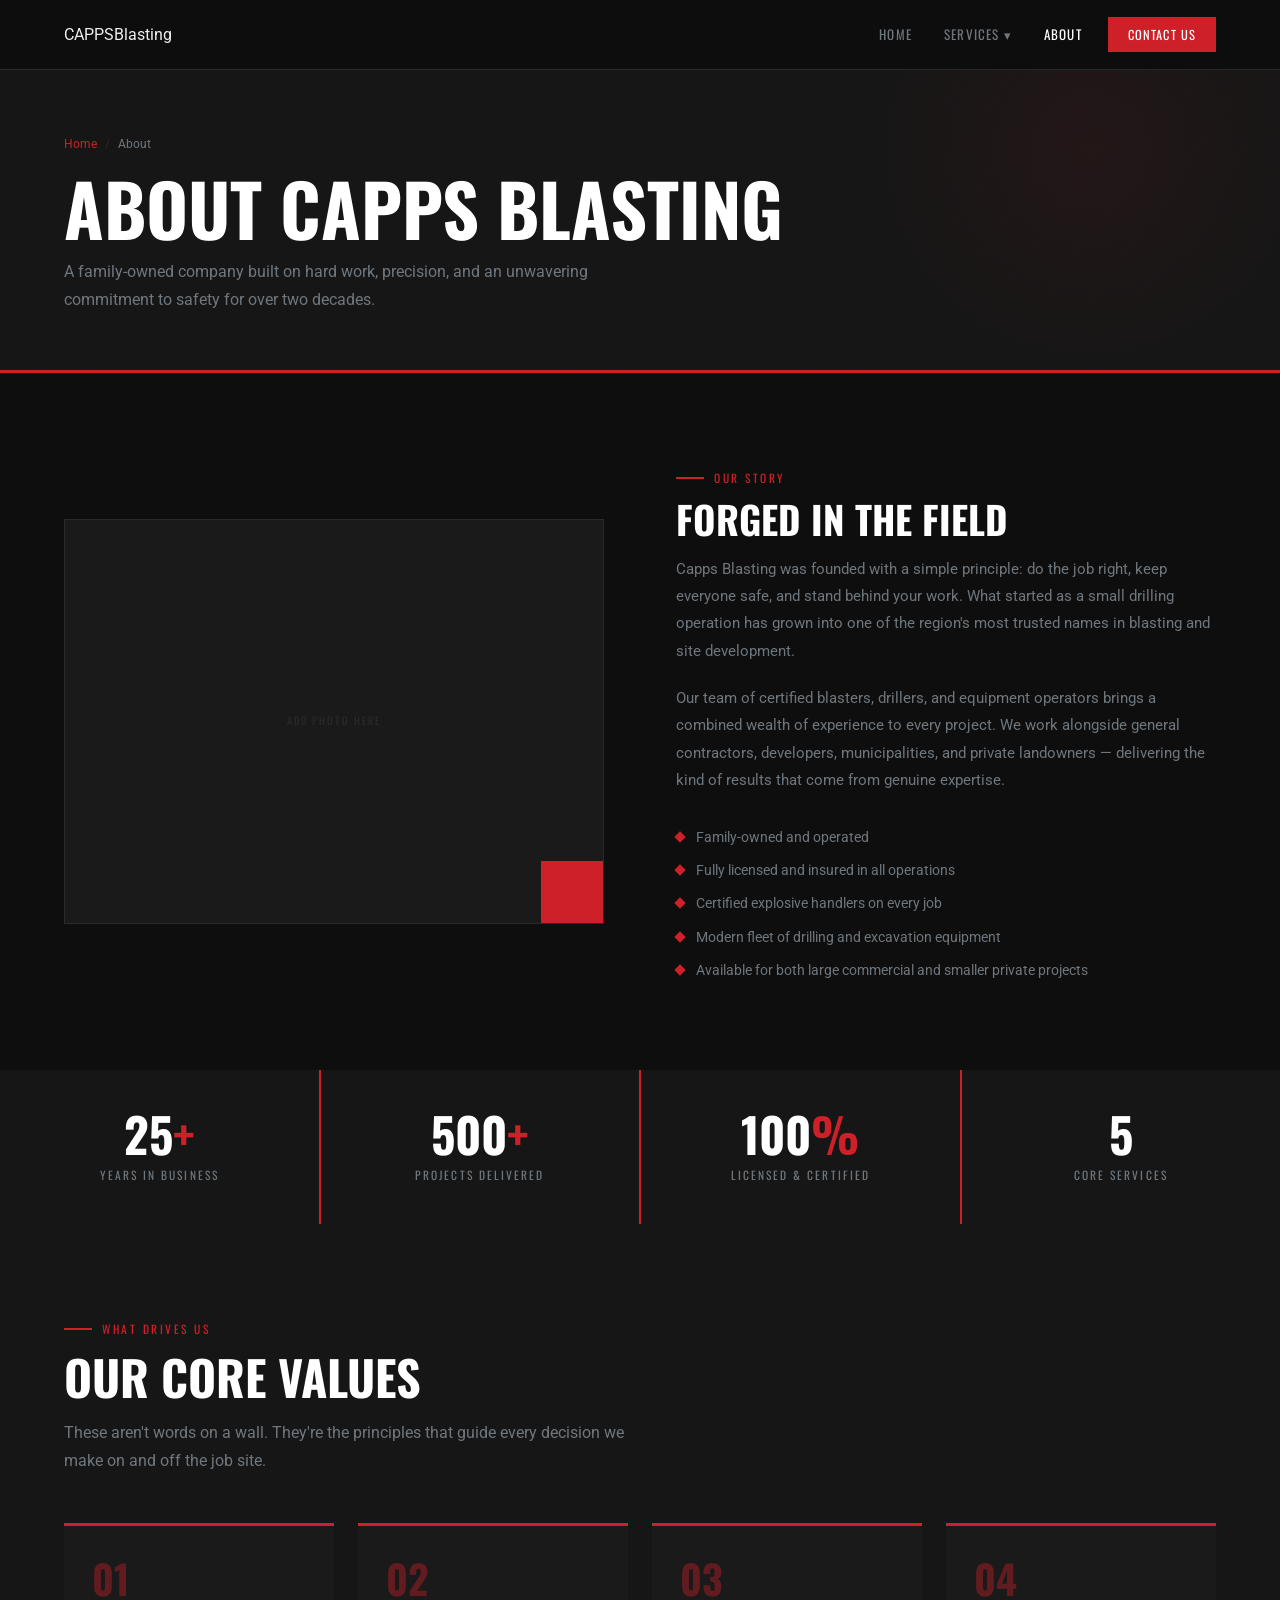
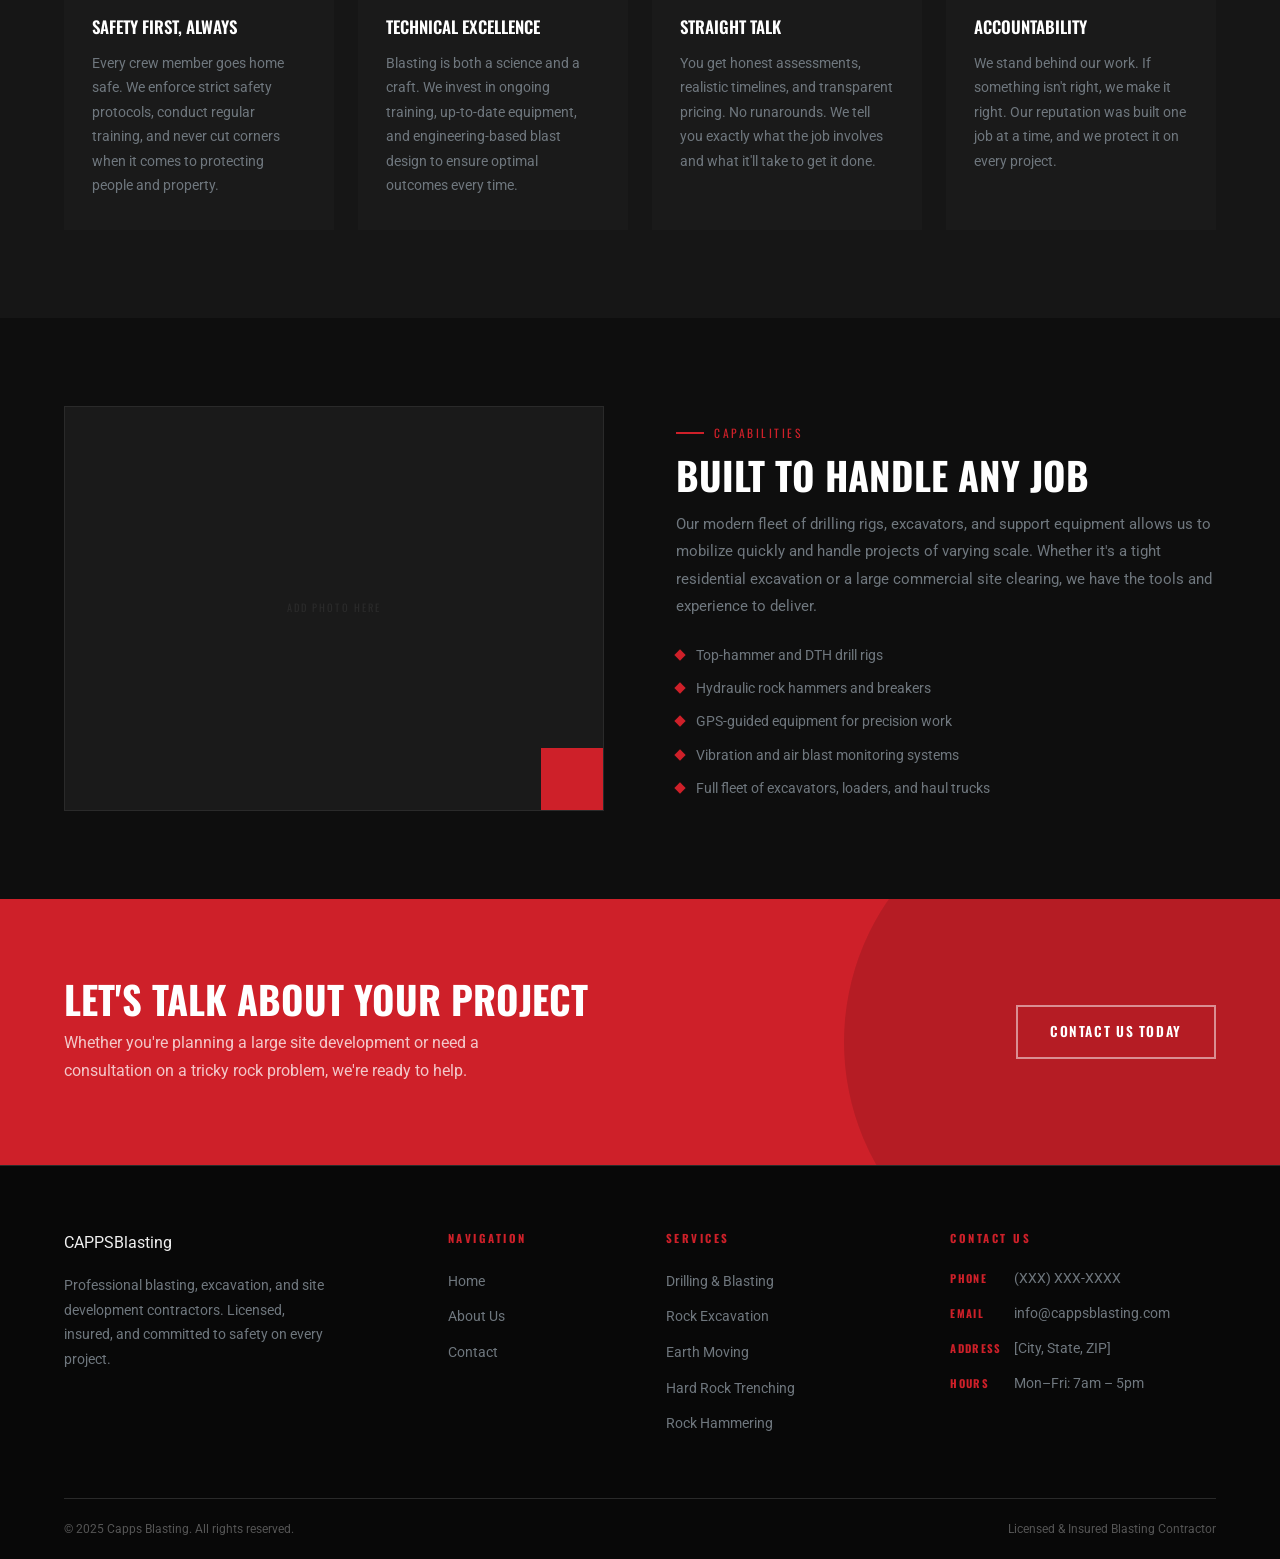
<file: about.html>
<!DOCTYPE html>
<html lang="en">
<head>
  <meta charset="UTF-8">
  <meta name="viewport" content="width=device-width, initial-scale=1.0">
  <title>About Us | Capps Blasting</title>
  <meta name="description" content="Learn about Capps Blasting — a family-owned drilling and blasting company built on safety, precision, and decades of hard rock experience.">
  <link rel="preconnect" href="https://fonts.googleapis.com">
  <link rel="preconnect" href="https://fonts.gstatic.com" crossorigin>
  <link href="https://fonts.googleapis.com/css2?family=Oswald:wght@400;500;600;700&family=Roboto:wght@300;400;500&display=swap" rel="stylesheet">
  <link rel="stylesheet" href="css/style.css">
</head>
<body>

  <!-- ══ HEADER ═══════════════════════════════════════════════ -->
  <header class="site-header">
    <div class="container">
      <a href="index.html" class="logo">
        <span class="logo-name">CAPPS</span>
        <span class="logo-tagline">Blasting</span>
      </a>
      <button class="nav-toggle" aria-label="Toggle navigation" aria-expanded="false">
        <span></span><span></span><span></span>
      </button>
      <nav class="site-nav">
        <ul>
          <li><a href="index.html">Home</a></li>
          <li class="has-dropdown">
            <a href="#">Services &#9662;</a>
            <ul class="dropdown">
              <li><a href="drilling-and-blasting.html">Drilling &amp; Blasting</a></li>
              <li><a href="rock-excavation.html">Rock Excavation</a></li>
              <li><a href="earth-moving-and-site-development.html">Earth Moving &amp; Site Development</a></li>
              <li><a href="hard-rock-trenching.html">Hard Rock Trenching</a></li>
              <li><a href="rock-hammering.html">Rock Hammering</a></li>
            </ul>
          </li>
          <li><a href="about.html">About</a></li>
          <li><a href="#contact" class="nav-cta">Contact Us</a></li>
        </ul>
      </nav>
    </div>
  </header>

  <main>

    <!-- ══ PAGE HERO ═════════════════════════════════════════ -->
    <section class="page-hero">
      <div class="container">
        <div class="page-hero-inner">
          <nav class="breadcrumb" aria-label="Breadcrumb">
            <a href="index.html">Home</a>
            <span class="breadcrumb-sep">/</span>
            <span>About</span>
          </nav>
          <h1 class="page-hero-title">About Capps Blasting</h1>
          <p class="page-hero-sub">A family-owned company built on hard work, precision, and an unwavering commitment to safety for over two decades.</p>
        </div>
      </div>
    </section>

    <!-- ══ COMPANY OVERVIEW ══════════════════════════════════ -->
    <section class="section">
      <div class="container">
        <div class="two-col">
          <!-- Replace the img-block div with an <img> tag when you have a photo -->
          <div class="img-block">
            <div class="img-block-accent"></div>
          </div>
          <div class="col-body">
            <span class="section-label">Our Story</span>
            <h2 class="section-title">Forged in the Field</h2>
            <p style="color: var(--text-muted); font-size: 0.95rem; line-height: 1.8; margin-bottom: 20px;">Capps Blasting was founded with a simple principle: do the job right, keep everyone safe, and stand behind your work. What started as a small drilling operation has grown into one of the region's most trusted names in blasting and site development.</p>
            <p style="color: var(--text-muted); font-size: 0.95rem; line-height: 1.8; margin-bottom: 32px;">Our team of certified blasters, drillers, and equipment operators brings a combined wealth of experience to every project. We work alongside general contractors, developers, municipalities, and private landowners — delivering the kind of results that come from genuine expertise.</p>
            <ul class="check-list">
              <li>Family-owned and operated</li>
              <li>Fully licensed and insured in all operations</li>
              <li>Certified explosive handlers on every job</li>
              <li>Modern fleet of drilling and excavation equipment</li>
              <li>Available for both large commercial and smaller private projects</li>
            </ul>
          </div>
        </div>
      </div>
    </section>

    <!-- ══ STATS ══════════════════════════════════════════════ -->
    <div class="stats-row">
      <div class="stat-item">
        <div class="stat-number">25<em>+</em></div>
        <div class="stat-label">Years in Business</div>
      </div>
      <div class="stat-item">
        <div class="stat-number">500<em>+</em></div>
        <div class="stat-label">Projects Delivered</div>
      </div>
      <div class="stat-item">
        <div class="stat-number">100<em>%</em></div>
        <div class="stat-label">Licensed &amp; Certified</div>
      </div>
      <div class="stat-item">
        <div class="stat-number">5</div>
        <div class="stat-label">Core Services</div>
      </div>
    </div>

    <!-- ══ VALUES ════════════════════════════════════════════ -->
    <section class="section section--alt">
      <div class="container">
        <span class="section-label">What Drives Us</span>
        <h2 class="section-title">Our Core Values</h2>
        <p class="section-subtitle">These aren't words on a wall. They're the principles that guide every decision we make on and off the job site.</p>

        <div class="values-grid">
          <div class="value-card">
            <div class="value-num">01</div>
            <h3 class="value-title">Safety First, Always</h3>
            <p class="value-text">Every crew member goes home safe. We enforce strict safety protocols, conduct regular training, and never cut corners when it comes to protecting people and property.</p>
          </div>
          <div class="value-card">
            <div class="value-num">02</div>
            <h3 class="value-title">Technical Excellence</h3>
            <p class="value-text">Blasting is both a science and a craft. We invest in ongoing training, up-to-date equipment, and engineering-based blast design to ensure optimal outcomes every time.</p>
          </div>
          <div class="value-card">
            <div class="value-num">03</div>
            <h3 class="value-title">Straight Talk</h3>
            <p class="value-text">You get honest assessments, realistic timelines, and transparent pricing. No runarounds. We tell you exactly what the job involves and what it'll take to get it done.</p>
          </div>
          <div class="value-card">
            <div class="value-num">04</div>
            <h3 class="value-title">Accountability</h3>
            <p class="value-text">We stand behind our work. If something isn't right, we make it right. Our reputation was built one job at a time, and we protect it on every project.</p>
          </div>
        </div>
      </div>
    </section>

    <!-- ══ EQUIPMENT / CAPABILITIES ══════════════════════════ -->
    <section class="section">
      <div class="container">
        <div class="two-col two-col--flip">
          <div class="col-body">
            <span class="section-label">Capabilities</span>
            <h2 class="section-title">Built to Handle Any Job</h2>
            <p style="color: var(--text-muted); font-size: 0.95rem; line-height: 1.8; margin-bottom: 24px;">Our modern fleet of drilling rigs, excavators, and support equipment allows us to mobilize quickly and handle projects of varying scale. Whether it's a tight residential excavation or a large commercial site clearing, we have the tools and experience to deliver.</p>
            <ul class="check-list">
              <li>Top-hammer and DTH drill rigs</li>
              <li>Hydraulic rock hammers and breakers</li>
              <li>GPS-guided equipment for precision work</li>
              <li>Vibration and air blast monitoring systems</li>
              <li>Full fleet of excavators, loaders, and haul trucks</li>
            </ul>
          </div>
          <!-- Replace the img-block div with an <img> tag when you have a photo -->
          <div class="img-block">
            <div class="img-block-accent"></div>
          </div>
        </div>
      </div>
    </section>

    <!-- ══ CTA ════════════════════════════════════════════════ -->
    <section class="cta-section">
      <div class="container">
        <div class="cta-inner">
          <div>
            <h2 class="section-title">Let's Talk About Your Project</h2>
            <p class="section-subtitle">Whether you're planning a large site development or need a consultation on a tricky rock problem, we're ready to help.</p>
          </div>
          <div class="cta-actions">
            <a href="#contact" class="btn btn--outline">Contact Us Today</a>
          </div>
        </div>
      </div>
    </section>

  </main>

  <!-- ══ FOOTER ════════════════════════════════════════════════ -->
  <footer class="site-footer" id="contact">
    <div class="container">
      <div class="footer-grid">
        <div class="footer-brand">
          <a href="index.html" class="logo">
            <span class="logo-name">CAPPS</span>
            <span class="logo-tagline">Blasting</span>
          </a>
          <p>Professional blasting, excavation, and site development contractors. Licensed, insured, and committed to safety on every project.</p>
        </div>
        <div class="footer-col">
          <h4 class="footer-col-title">Navigation</h4>
          <ul>
            <li><a href="index.html">Home</a></li>
            <li><a href="about.html">About Us</a></li>
            <li><a href="#contact">Contact</a></li>
          </ul>
        </div>
        <div class="footer-col">
          <h4 class="footer-col-title">Services</h4>
          <ul>
            <li><a href="drilling-and-blasting.html">Drilling &amp; Blasting</a></li>
            <li><a href="rock-excavation.html">Rock Excavation</a></li>
            <li><a href="earth-moving-and-site-development.html">Earth Moving</a></li>
            <li><a href="hard-rock-trenching.html">Hard Rock Trenching</a></li>
            <li><a href="rock-hammering.html">Rock Hammering</a></li>
          </ul>
        </div>
        <div class="footer-col">
          <h4 class="footer-col-title">Contact Us</h4>
          <div class="footer-contact-item">
            <strong>Phone</strong>
            <span>(XXX) XXX-XXXX</span>
          </div>
          <div class="footer-contact-item">
            <strong>Email</strong>
            <span>info@cappsblasting.com</span>
          </div>
          <div class="footer-contact-item">
            <strong>Address</strong>
            <span>[City, State, ZIP]</span>
          </div>
          <div class="footer-contact-item">
            <strong>Hours</strong>
            <span>Mon&ndash;Fri: 7am &ndash; 5pm</span>
          </div>
        </div>
      </div>
      <div class="footer-bottom">
        <p>&copy; 2025 Capps Blasting. All rights reserved.</p>
        <p>Licensed &amp; Insured Blasting Contractor</p>
      </div>
    </div>
  </footer>

  <script src="js/main.js"></script>
</body>
</html>
</file>
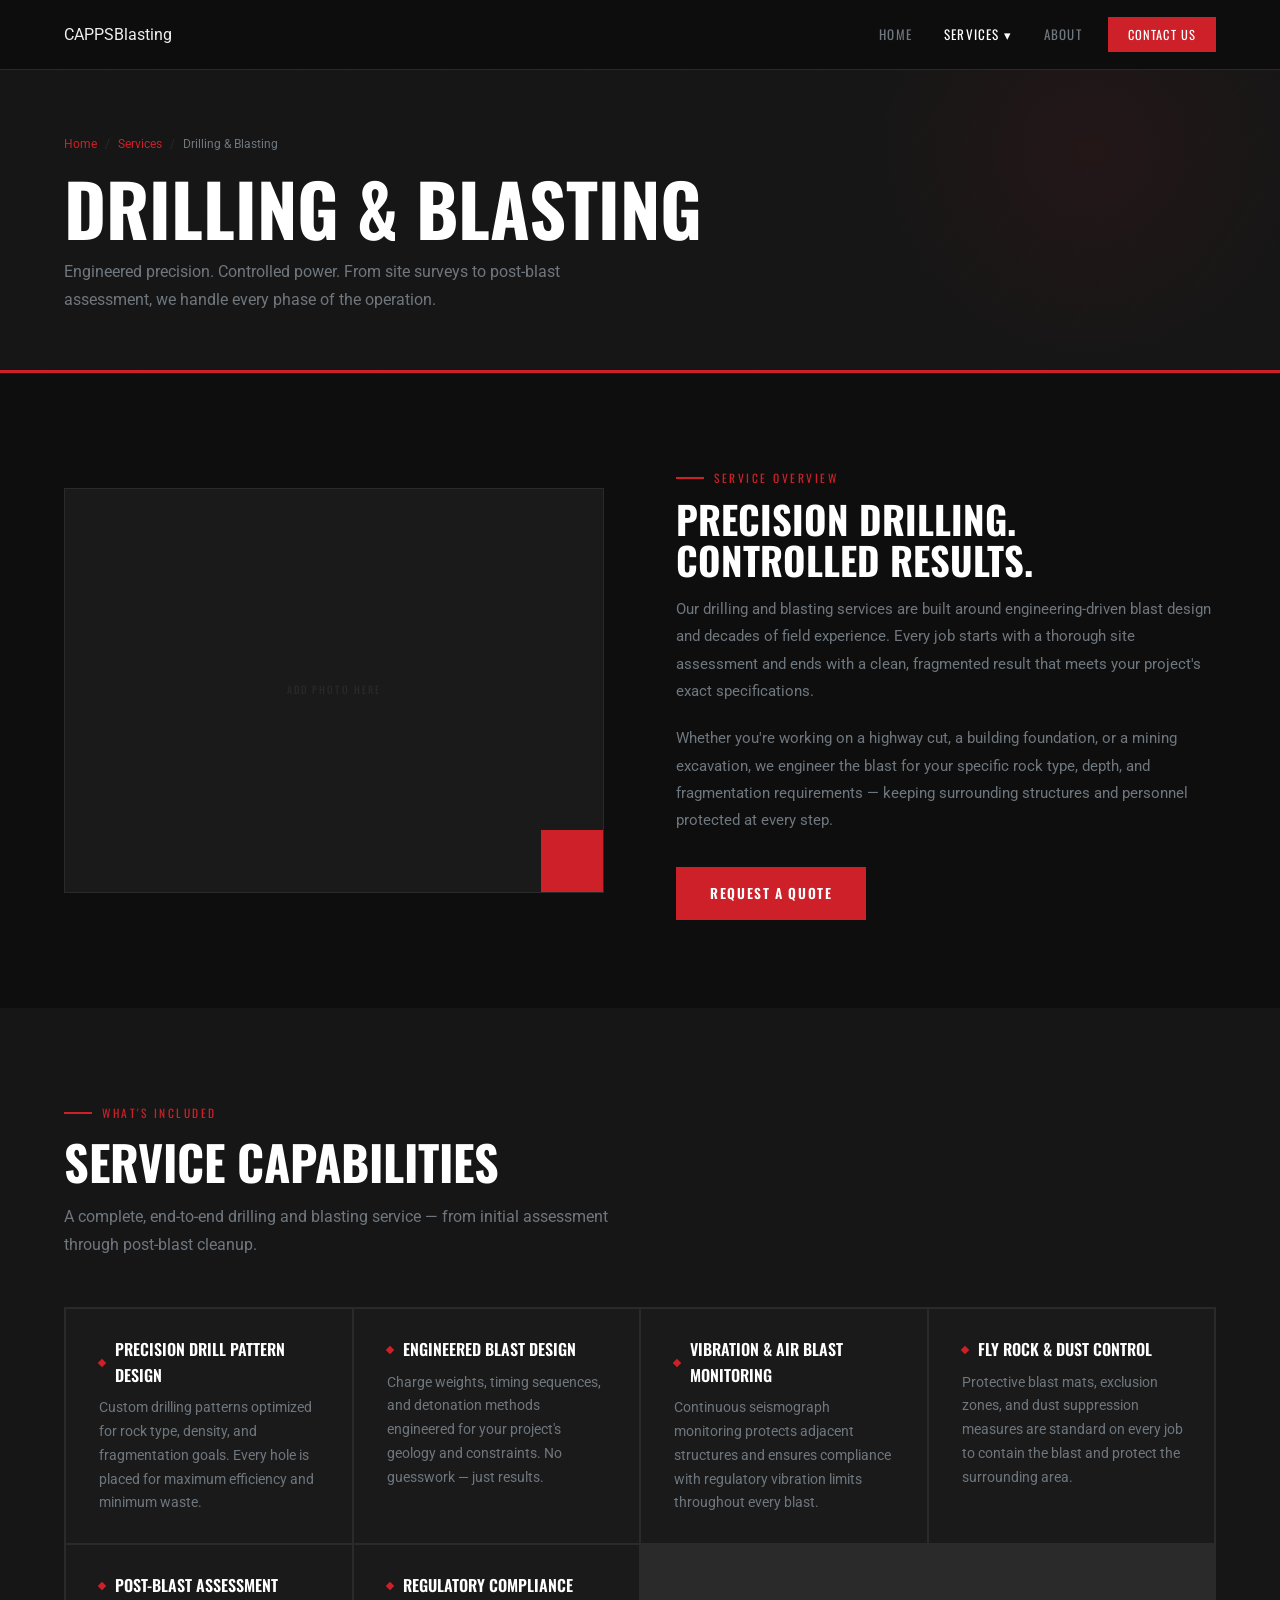
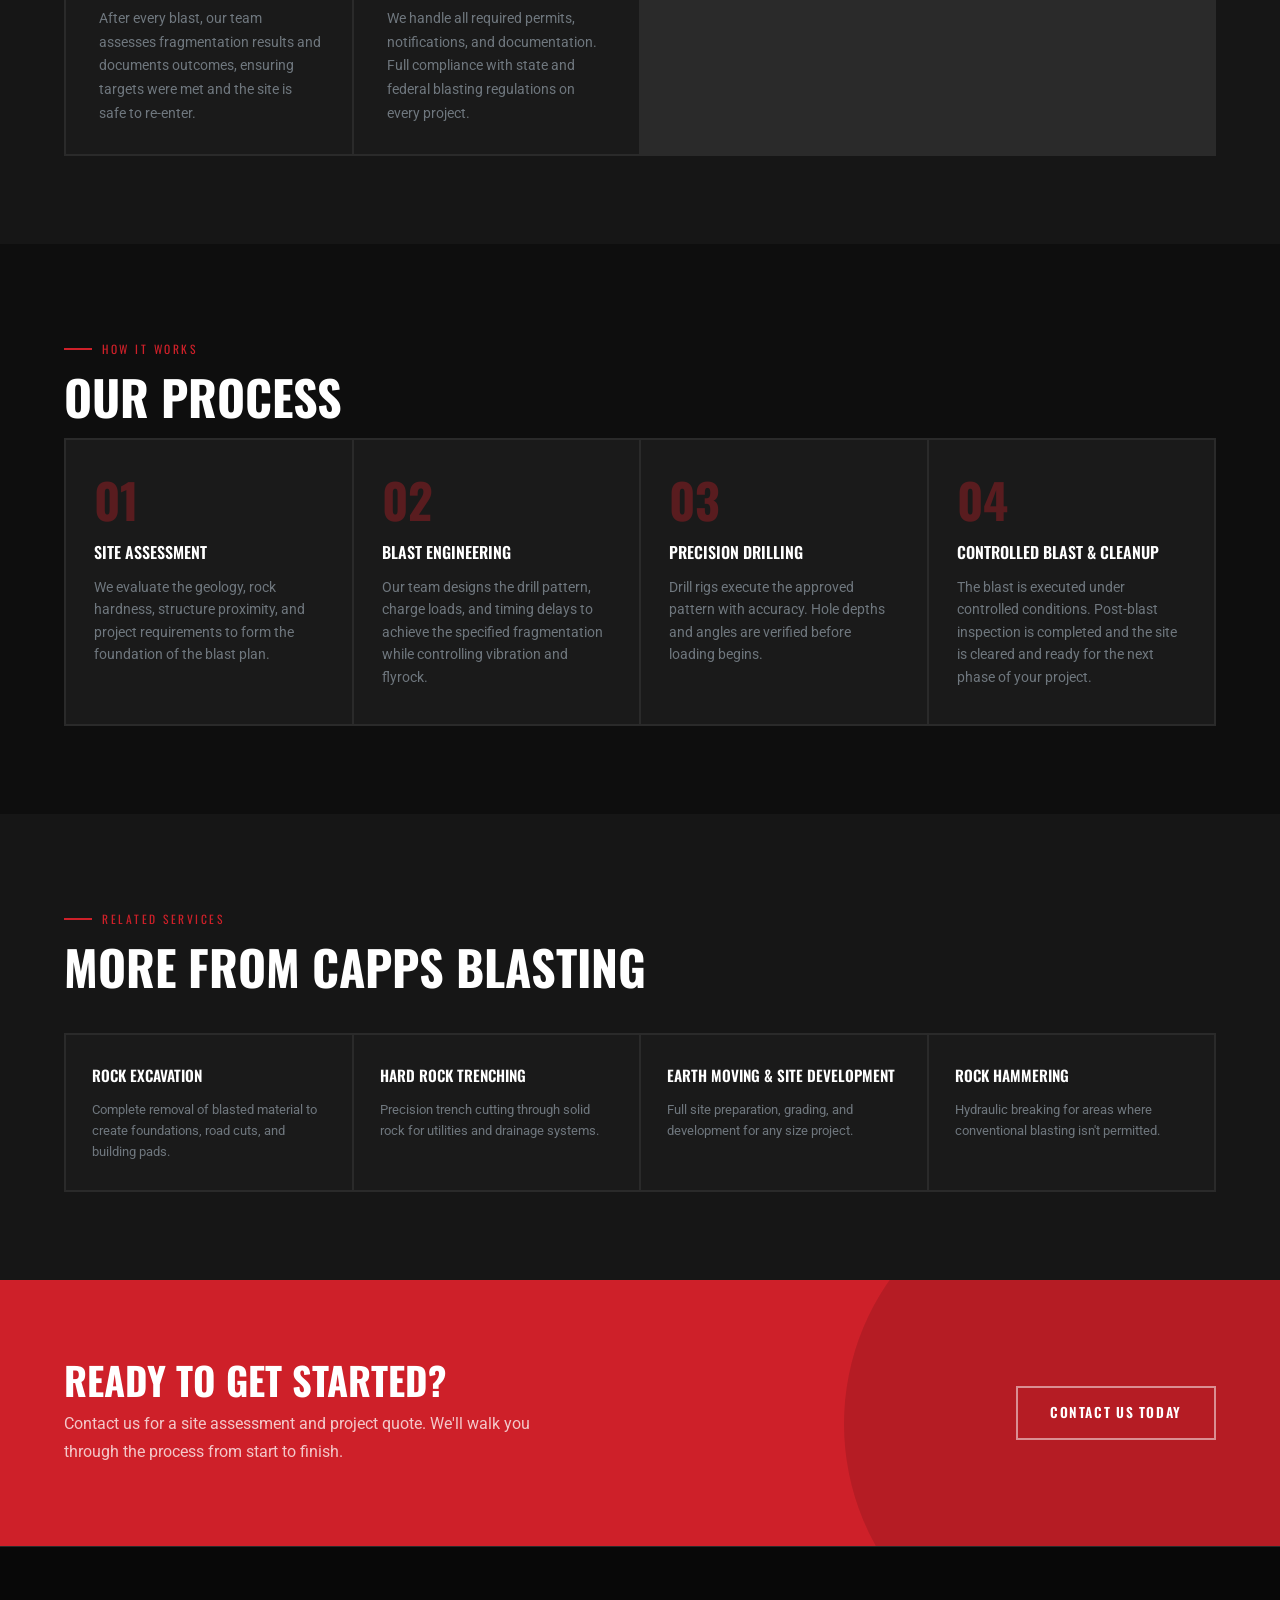
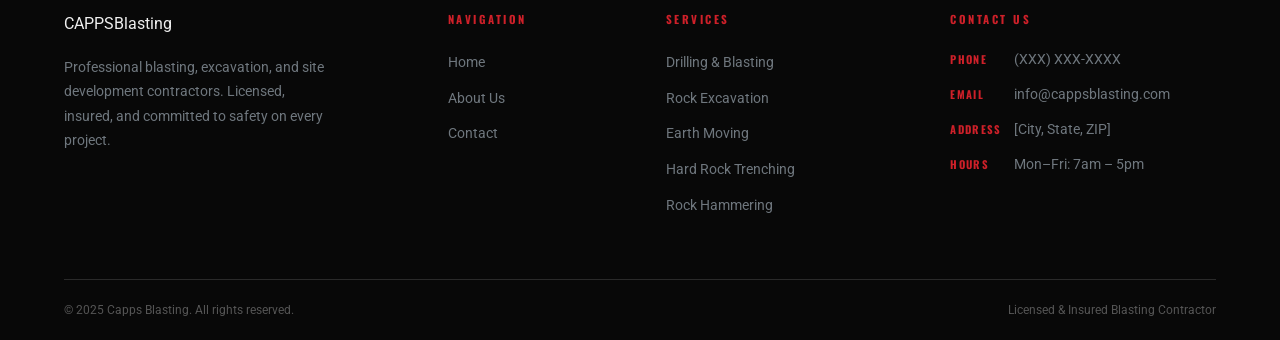
<file: drilling-and-blasting.html>
<!DOCTYPE html>
<html lang="en">
<head>
  <meta charset="UTF-8">
  <meta name="viewport" content="width=device-width, initial-scale=1.0">
  <title>Drilling &amp; Blasting Services | Capps Blasting</title>
  <meta name="description" content="Precision drilling and controlled blasting services from Capps Blasting. Expert blast design, vibration monitoring, and safe rock fragmentation for any project.">
  <link rel="preconnect" href="https://fonts.googleapis.com">
  <link rel="preconnect" href="https://fonts.gstatic.com" crossorigin>
  <link href="https://fonts.googleapis.com/css2?family=Oswald:wght@400;500;600;700&family=Roboto:wght@300;400;500&display=swap" rel="stylesheet">
  <link rel="stylesheet" href="css/style.css">
</head>
<body>

  <!-- ══ HEADER ═══════════════════════════════════════════════ -->
  <header class="site-header">
    <div class="container">
      <a href="index.html" class="logo">
        <span class="logo-name">CAPPS</span>
        <span class="logo-tagline">Blasting</span>
      </a>
      <button class="nav-toggle" aria-label="Toggle navigation" aria-expanded="false">
        <span></span><span></span><span></span>
      </button>
      <nav class="site-nav">
        <ul>
          <li><a href="index.html">Home</a></li>
          <li class="has-dropdown">
            <a href="#" class="active">Services &#9662;</a>
            <ul class="dropdown">
              <li><a href="drilling-and-blasting.html">Drilling &amp; Blasting</a></li>
              <li><a href="rock-excavation.html">Rock Excavation</a></li>
              <li><a href="earth-moving-and-site-development.html">Earth Moving &amp; Site Development</a></li>
              <li><a href="hard-rock-trenching.html">Hard Rock Trenching</a></li>
              <li><a href="rock-hammering.html">Rock Hammering</a></li>
            </ul>
          </li>
          <li><a href="about.html">About</a></li>
          <li><a href="#contact" class="nav-cta">Contact Us</a></li>
        </ul>
      </nav>
    </div>
  </header>

  <main>

    <!-- ══ PAGE HERO ═════════════════════════════════════════ -->
    <section class="page-hero">
      <div class="container">
        <div class="page-hero-inner">
          <nav class="breadcrumb" aria-label="Breadcrumb">
            <a href="index.html">Home</a>
            <span class="breadcrumb-sep">/</span>
            <a href="index.html#services">Services</a>
            <span class="breadcrumb-sep">/</span>
            <span>Drilling &amp; Blasting</span>
          </nav>
          <h1 class="page-hero-title">Drilling &amp; Blasting</h1>
          <p class="page-hero-sub">Engineered precision. Controlled power. From site surveys to post-blast assessment, we handle every phase of the operation.</p>
        </div>
      </div>
    </section>

    <!-- ══ OVERVIEW ══════════════════════════════════════════ -->
    <section class="section">
      <div class="container">
        <div class="two-col">
          <!-- Replace the img-block div with an <img> tag when you have a photo -->
          <div class="img-block">
            <div class="img-block-accent"></div>
          </div>
          <div class="col-body">
            <span class="section-label">Service Overview</span>
            <h2 class="section-title">Precision Drilling. Controlled Results.</h2>
            <p style="color: var(--text-muted); font-size: 0.95rem; line-height: 1.8; margin-bottom: 20px;">Our drilling and blasting services are built around engineering-driven blast design and decades of field experience. Every job starts with a thorough site assessment and ends with a clean, fragmented result that meets your project's exact specifications.</p>
            <p style="color: var(--text-muted); font-size: 0.95rem; line-height: 1.8; margin-bottom: 32px;">Whether you're working on a highway cut, a building foundation, or a mining excavation, we engineer the blast for your specific rock type, depth, and fragmentation requirements — keeping surrounding structures and personnel protected at every step.</p>
            <a href="#contact" class="btn btn--primary">Request a Quote</a>
          </div>
        </div>
      </div>
    </section>

    <!-- ══ FEATURES ══════════════════════════════════════════ -->
    <section class="section section--alt">
      <div class="container">
        <span class="section-label">What's Included</span>
        <h2 class="section-title">Service Capabilities</h2>
        <p class="section-subtitle">A complete, end-to-end drilling and blasting service — from initial assessment through post-blast cleanup.</p>

        <div class="feature-grid">
          <div class="feature-item">
            <h4 class="feature-item-title">Precision Drill Pattern Design</h4>
            <p class="feature-item-text">Custom drilling patterns optimized for rock type, density, and fragmentation goals. Every hole is placed for maximum efficiency and minimum waste.</p>
          </div>
          <div class="feature-item">
            <h4 class="feature-item-title">Engineered Blast Design</h4>
            <p class="feature-item-text">Charge weights, timing sequences, and detonation methods engineered for your project's geology and constraints. No guesswork — just results.</p>
          </div>
          <div class="feature-item">
            <h4 class="feature-item-title">Vibration &amp; Air Blast Monitoring</h4>
            <p class="feature-item-text">Continuous seismograph monitoring protects adjacent structures and ensures compliance with regulatory vibration limits throughout every blast.</p>
          </div>
          <div class="feature-item">
            <h4 class="feature-item-title">Fly Rock &amp; Dust Control</h4>
            <p class="feature-item-text">Protective blast mats, exclusion zones, and dust suppression measures are standard on every job to contain the blast and protect the surrounding area.</p>
          </div>
          <div class="feature-item">
            <h4 class="feature-item-title">Post-Blast Assessment</h4>
            <p class="feature-item-text">After every blast, our team assesses fragmentation results and documents outcomes, ensuring targets were met and the site is safe to re-enter.</p>
          </div>
          <div class="feature-item">
            <h4 class="feature-item-title">Regulatory Compliance</h4>
            <p class="feature-item-text">We handle all required permits, notifications, and documentation. Full compliance with state and federal blasting regulations on every project.</p>
          </div>
        </div>
      </div>
    </section>

    <!-- ══ PROCESS ═══════════════════════════════════════════ -->
    <section class="section">
      <div class="container">
        <span class="section-label">How It Works</span>
        <h2 class="section-title">Our Process</h2>

        <div class="process-grid">
          <div class="process-step">
            <div class="process-step-num">01</div>
            <h3 class="process-step-title">Site Assessment</h3>
            <p class="process-step-text">We evaluate the geology, rock hardness, structure proximity, and project requirements to form the foundation of the blast plan.</p>
          </div>
          <div class="process-step">
            <div class="process-step-num">02</div>
            <h3 class="process-step-title">Blast Engineering</h3>
            <p class="process-step-text">Our team designs the drill pattern, charge loads, and timing delays to achieve the specified fragmentation while controlling vibration and flyrock.</p>
          </div>
          <div class="process-step">
            <div class="process-step-num">03</div>
            <h3 class="process-step-title">Precision Drilling</h3>
            <p class="process-step-text">Drill rigs execute the approved pattern with accuracy. Hole depths and angles are verified before loading begins.</p>
          </div>
          <div class="process-step">
            <div class="process-step-num">04</div>
            <h3 class="process-step-title">Controlled Blast &amp; Cleanup</h3>
            <p class="process-step-text">The blast is executed under controlled conditions. Post-blast inspection is completed and the site is cleared and ready for the next phase of your project.</p>
          </div>
        </div>
      </div>
    </section>

    <!-- ══ RELATED SERVICES ═══════════════════════════════════ -->
    <section class="section section--alt">
      <div class="container">
        <span class="section-label">Related Services</span>
        <h2 class="section-title">More From Capps Blasting</h2>

        <div class="related-grid">
          <a href="rock-excavation.html" class="related-card">
            <h4 class="related-card-title">Rock Excavation</h4>
            <p class="related-card-text">Complete removal of blasted material to create foundations, road cuts, and building pads.</p>
          </a>
          <a href="hard-rock-trenching.html" class="related-card">
            <h4 class="related-card-title">Hard Rock Trenching</h4>
            <p class="related-card-text">Precision trench cutting through solid rock for utilities and drainage systems.</p>
          </a>
          <a href="earth-moving-and-site-development.html" class="related-card">
            <h4 class="related-card-title">Earth Moving &amp; Site Development</h4>
            <p class="related-card-text">Full site preparation, grading, and development for any size project.</p>
          </a>
          <a href="rock-hammering.html" class="related-card">
            <h4 class="related-card-title">Rock Hammering</h4>
            <p class="related-card-text">Hydraulic breaking for areas where conventional blasting isn't permitted.</p>
          </a>
        </div>
      </div>
    </section>

    <!-- ══ CTA ════════════════════════════════════════════════ -->
    <section class="cta-section">
      <div class="container">
        <div class="cta-inner">
          <div>
            <h2 class="section-title">Ready to Get Started?</h2>
            <p class="section-subtitle">Contact us for a site assessment and project quote. We'll walk you through the process from start to finish.</p>
          </div>
          <div class="cta-actions">
            <a href="#contact" class="btn btn--outline">Contact Us Today</a>
          </div>
        </div>
      </div>
    </section>

  </main>

  <!-- ══ FOOTER ════════════════════════════════════════════════ -->
  <footer class="site-footer" id="contact">
    <div class="container">
      <div class="footer-grid">
        <div class="footer-brand">
          <a href="index.html" class="logo">
            <span class="logo-name">CAPPS</span>
            <span class="logo-tagline">Blasting</span>
          </a>
          <p>Professional blasting, excavation, and site development contractors. Licensed, insured, and committed to safety on every project.</p>
        </div>
        <div class="footer-col">
          <h4 class="footer-col-title">Navigation</h4>
          <ul>
            <li><a href="index.html">Home</a></li>
            <li><a href="about.html">About Us</a></li>
            <li><a href="#contact">Contact</a></li>
          </ul>
        </div>
        <div class="footer-col">
          <h4 class="footer-col-title">Services</h4>
          <ul>
            <li><a href="drilling-and-blasting.html">Drilling &amp; Blasting</a></li>
            <li><a href="rock-excavation.html">Rock Excavation</a></li>
            <li><a href="earth-moving-and-site-development.html">Earth Moving</a></li>
            <li><a href="hard-rock-trenching.html">Hard Rock Trenching</a></li>
            <li><a href="rock-hammering.html">Rock Hammering</a></li>
          </ul>
        </div>
        <div class="footer-col">
          <h4 class="footer-col-title">Contact Us</h4>
          <div class="footer-contact-item">
            <strong>Phone</strong>
            <span>(XXX) XXX-XXXX</span>
          </div>
          <div class="footer-contact-item">
            <strong>Email</strong>
            <span>info@cappsblasting.com</span>
          </div>
          <div class="footer-contact-item">
            <strong>Address</strong>
            <span>[City, State, ZIP]</span>
          </div>
          <div class="footer-contact-item">
            <strong>Hours</strong>
            <span>Mon&ndash;Fri: 7am &ndash; 5pm</span>
          </div>
        </div>
      </div>
      <div class="footer-bottom">
        <p>&copy; 2025 Capps Blasting. All rights reserved.</p>
        <p>Licensed &amp; Insured Blasting Contractor</p>
      </div>
    </div>
  </footer>

  <script src="js/main.js"></script>
</body>
</html>
</file>
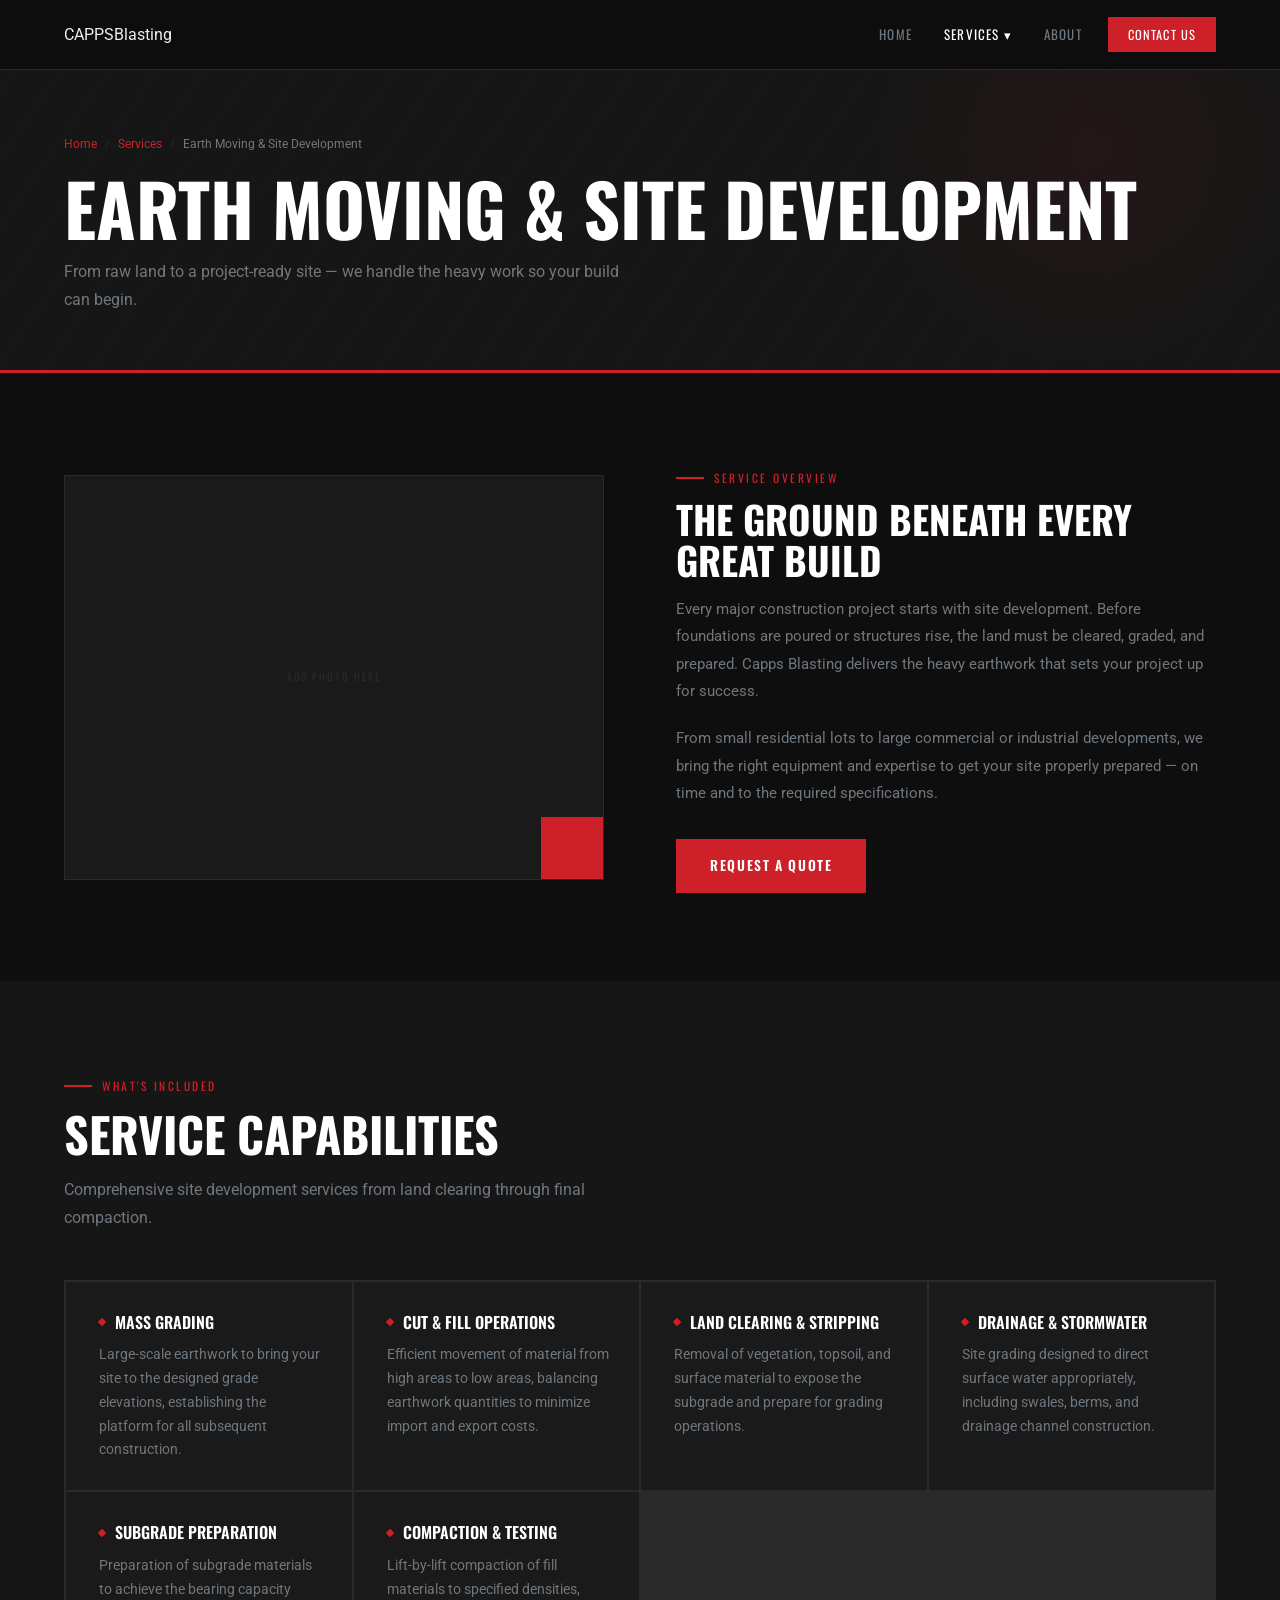
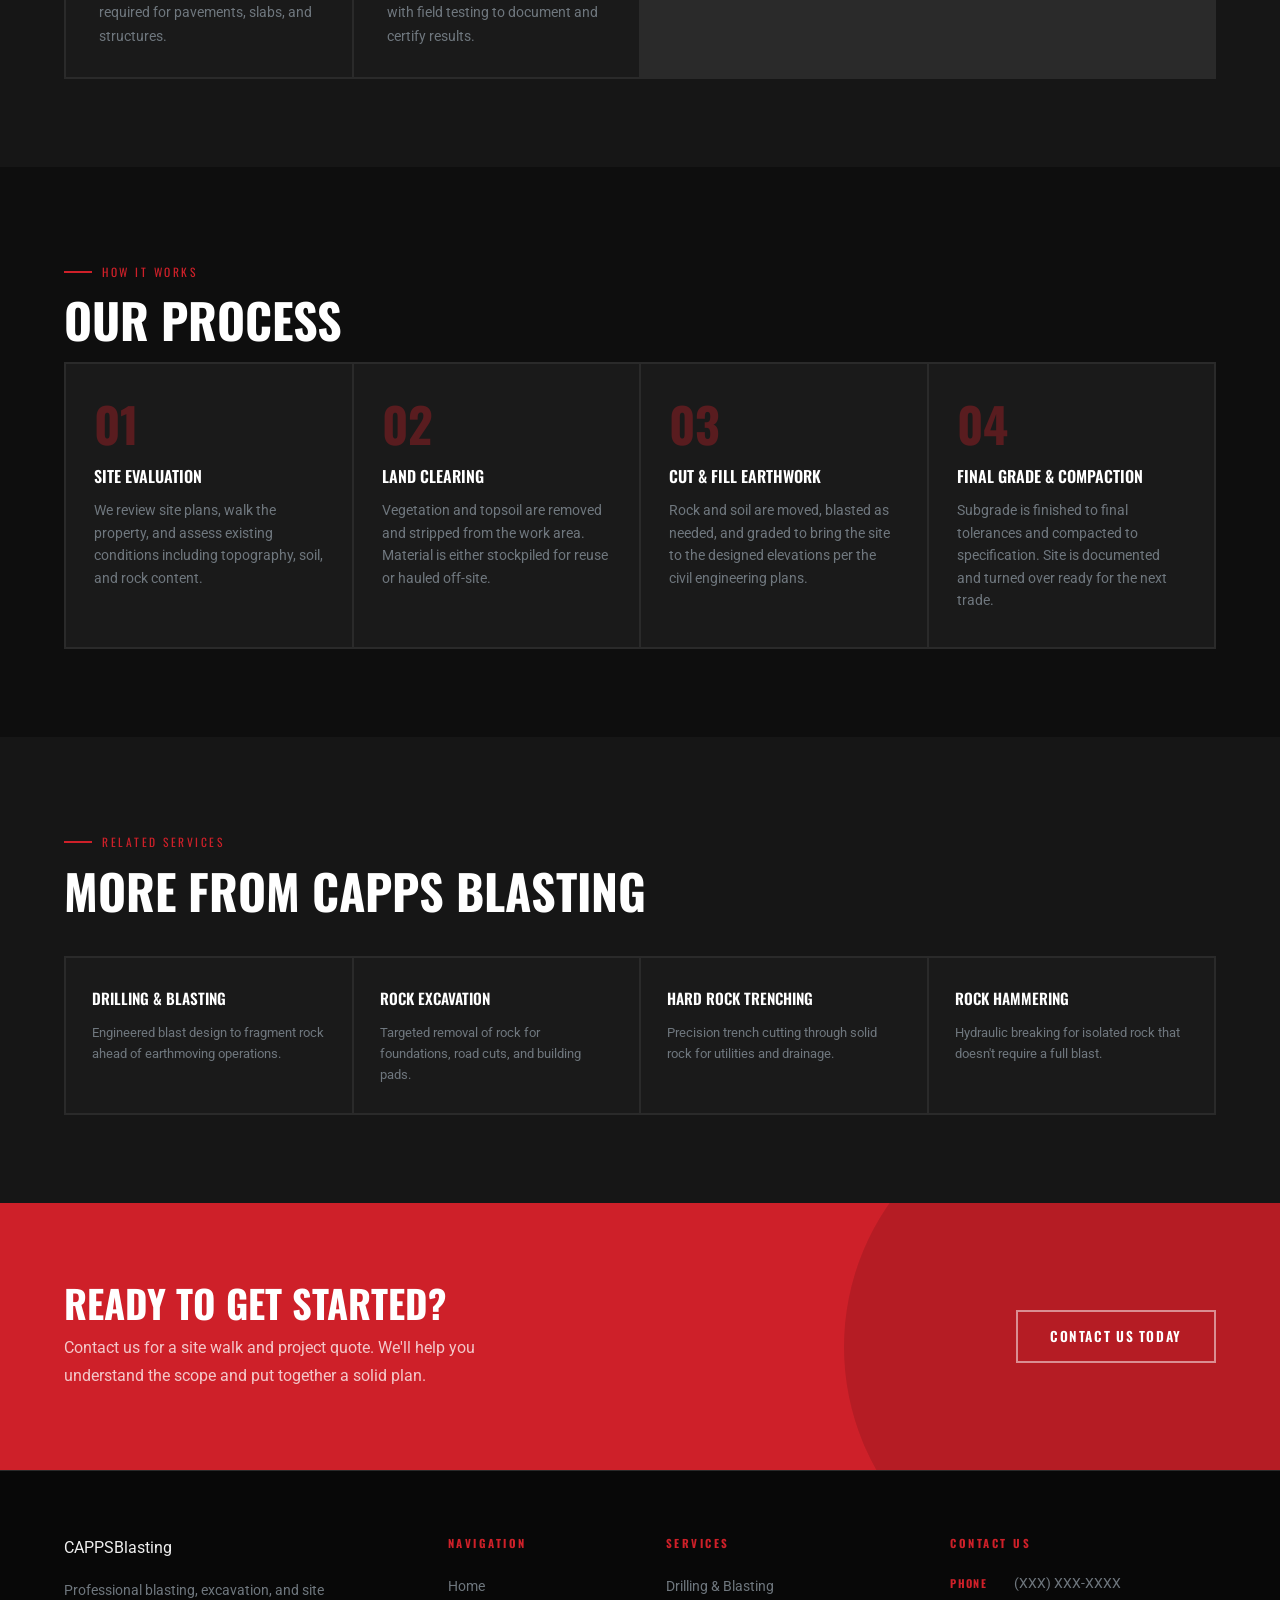
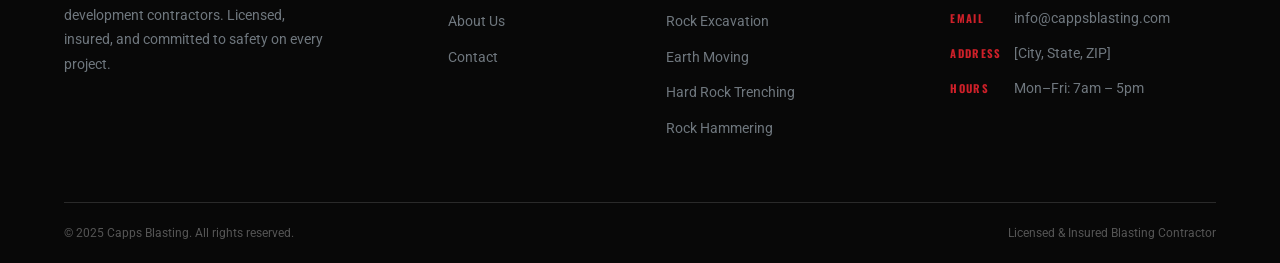
<file: earth-moving-and-site-development.html>
<!DOCTYPE html>
<html lang="en">
<head>
  <meta charset="UTF-8">
  <meta name="viewport" content="width=device-width, initial-scale=1.0">
  <title>Earth Moving &amp; Site Development | Capps Blasting</title>
  <meta name="description" content="Large-scale earth moving and site development services from Capps Blasting. Grading, cut and fill, land clearing, and full site preparation for any project.">
  <link rel="preconnect" href="https://fonts.googleapis.com">
  <link rel="preconnect" href="https://fonts.gstatic.com" crossorigin>
  <link href="https://fonts.googleapis.com/css2?family=Oswald:wght@400;500;600;700&family=Roboto:wght@300;400;500&display=swap" rel="stylesheet">
  <link rel="stylesheet" href="css/style.css">
</head>
<body>

  <!-- ══ HEADER ═══════════════════════════════════════════════ -->
  <header class="site-header">
    <div class="container">
      <a href="index.html" class="logo">
        <span class="logo-name">CAPPS</span>
        <span class="logo-tagline">Blasting</span>
      </a>
      <button class="nav-toggle" aria-label="Toggle navigation" aria-expanded="false">
        <span></span><span></span><span></span>
      </button>
      <nav class="site-nav">
        <ul>
          <li><a href="index.html">Home</a></li>
          <li class="has-dropdown">
            <a href="#" class="active">Services &#9662;</a>
            <ul class="dropdown">
              <li><a href="drilling-and-blasting.html">Drilling &amp; Blasting</a></li>
              <li><a href="rock-excavation.html">Rock Excavation</a></li>
              <li><a href="earth-moving-and-site-development.html">Earth Moving &amp; Site Development</a></li>
              <li><a href="hard-rock-trenching.html">Hard Rock Trenching</a></li>
              <li><a href="rock-hammering.html">Rock Hammering</a></li>
            </ul>
          </li>
          <li><a href="about.html">About</a></li>
          <li><a href="#contact" class="nav-cta">Contact Us</a></li>
        </ul>
      </nav>
    </div>
  </header>

  <main>

    <!-- ══ PAGE HERO ═════════════════════════════════════════ -->
    <section class="page-hero">
      <div class="container">
        <div class="page-hero-inner">
          <nav class="breadcrumb" aria-label="Breadcrumb">
            <a href="index.html">Home</a>
            <span class="breadcrumb-sep">/</span>
            <a href="index.html#services">Services</a>
            <span class="breadcrumb-sep">/</span>
            <span>Earth Moving &amp; Site Development</span>
          </nav>
          <h1 class="page-hero-title">Earth Moving &amp; Site Development</h1>
          <p class="page-hero-sub">From raw land to a project-ready site — we handle the heavy work so your build can begin.</p>
        </div>
      </div>
    </section>

    <!-- ══ OVERVIEW ══════════════════════════════════════════ -->
    <section class="section">
      <div class="container">
        <div class="two-col">
          <!-- Replace the img-block div with an <img> tag when you have a photo -->
          <div class="img-block">
            <div class="img-block-accent"></div>
          </div>
          <div class="col-body">
            <span class="section-label">Service Overview</span>
            <h2 class="section-title">The Ground Beneath Every Great Build</h2>
            <p style="color: var(--text-muted); font-size: 0.95rem; line-height: 1.8; margin-bottom: 20px;">Every major construction project starts with site development. Before foundations are poured or structures rise, the land must be cleared, graded, and prepared. Capps Blasting delivers the heavy earthwork that sets your project up for success.</p>
            <p style="color: var(--text-muted); font-size: 0.95rem; line-height: 1.8; margin-bottom: 32px;">From small residential lots to large commercial or industrial developments, we bring the right equipment and expertise to get your site properly prepared — on time and to the required specifications.</p>
            <a href="#contact" class="btn btn--primary">Request a Quote</a>
          </div>
        </div>
      </div>
    </section>

    <!-- ══ FEATURES ══════════════════════════════════════════ -->
    <section class="section section--alt">
      <div class="container">
        <span class="section-label">What's Included</span>
        <h2 class="section-title">Service Capabilities</h2>
        <p class="section-subtitle">Comprehensive site development services from land clearing through final compaction.</p>

        <div class="feature-grid">
          <div class="feature-item">
            <h4 class="feature-item-title">Mass Grading</h4>
            <p class="feature-item-text">Large-scale earthwork to bring your site to the designed grade elevations, establishing the platform for all subsequent construction.</p>
          </div>
          <div class="feature-item">
            <h4 class="feature-item-title">Cut &amp; Fill Operations</h4>
            <p class="feature-item-text">Efficient movement of material from high areas to low areas, balancing earthwork quantities to minimize import and export costs.</p>
          </div>
          <div class="feature-item">
            <h4 class="feature-item-title">Land Clearing &amp; Stripping</h4>
            <p class="feature-item-text">Removal of vegetation, topsoil, and surface material to expose the subgrade and prepare for grading operations.</p>
          </div>
          <div class="feature-item">
            <h4 class="feature-item-title">Drainage &amp; Stormwater</h4>
            <p class="feature-item-text">Site grading designed to direct surface water appropriately, including swales, berms, and drainage channel construction.</p>
          </div>
          <div class="feature-item">
            <h4 class="feature-item-title">Subgrade Preparation</h4>
            <p class="feature-item-text">Preparation of subgrade materials to achieve the bearing capacity required for pavements, slabs, and structures.</p>
          </div>
          <div class="feature-item">
            <h4 class="feature-item-title">Compaction &amp; Testing</h4>
            <p class="feature-item-text">Lift-by-lift compaction of fill materials to specified densities, with field testing to document and certify results.</p>
          </div>
        </div>
      </div>
    </section>

    <!-- ══ PROCESS ═══════════════════════════════════════════ -->
    <section class="section">
      <div class="container">
        <span class="section-label">How It Works</span>
        <h2 class="section-title">Our Process</h2>

        <div class="process-grid">
          <div class="process-step">
            <div class="process-step-num">01</div>
            <h3 class="process-step-title">Site Evaluation</h3>
            <p class="process-step-text">We review site plans, walk the property, and assess existing conditions including topography, soil, and rock content.</p>
          </div>
          <div class="process-step">
            <div class="process-step-num">02</div>
            <h3 class="process-step-title">Land Clearing</h3>
            <p class="process-step-text">Vegetation and topsoil are removed and stripped from the work area. Material is either stockpiled for reuse or hauled off-site.</p>
          </div>
          <div class="process-step">
            <div class="process-step-num">03</div>
            <h3 class="process-step-title">Cut &amp; Fill Earthwork</h3>
            <p class="process-step-text">Rock and soil are moved, blasted as needed, and graded to bring the site to the designed elevations per the civil engineering plans.</p>
          </div>
          <div class="process-step">
            <div class="process-step-num">04</div>
            <h3 class="process-step-title">Final Grade &amp; Compaction</h3>
            <p class="process-step-text">Subgrade is finished to final tolerances and compacted to specification. Site is documented and turned over ready for the next trade.</p>
          </div>
        </div>
      </div>
    </section>

    <!-- ══ RELATED SERVICES ═══════════════════════════════════ -->
    <section class="section section--alt">
      <div class="container">
        <span class="section-label">Related Services</span>
        <h2 class="section-title">More From Capps Blasting</h2>

        <div class="related-grid">
          <a href="drilling-and-blasting.html" class="related-card">
            <h4 class="related-card-title">Drilling &amp; Blasting</h4>
            <p class="related-card-text">Engineered blast design to fragment rock ahead of earthmoving operations.</p>
          </a>
          <a href="rock-excavation.html" class="related-card">
            <h4 class="related-card-title">Rock Excavation</h4>
            <p class="related-card-text">Targeted removal of rock for foundations, road cuts, and building pads.</p>
          </a>
          <a href="hard-rock-trenching.html" class="related-card">
            <h4 class="related-card-title">Hard Rock Trenching</h4>
            <p class="related-card-text">Precision trench cutting through solid rock for utilities and drainage.</p>
          </a>
          <a href="rock-hammering.html" class="related-card">
            <h4 class="related-card-title">Rock Hammering</h4>
            <p class="related-card-text">Hydraulic breaking for isolated rock that doesn't require a full blast.</p>
          </a>
        </div>
      </div>
    </section>

    <!-- ══ CTA ════════════════════════════════════════════════ -->
    <section class="cta-section">
      <div class="container">
        <div class="cta-inner">
          <div>
            <h2 class="section-title">Ready to Get Started?</h2>
            <p class="section-subtitle">Contact us for a site walk and project quote. We'll help you understand the scope and put together a solid plan.</p>
          </div>
          <div class="cta-actions">
            <a href="#contact" class="btn btn--outline">Contact Us Today</a>
          </div>
        </div>
      </div>
    </section>

  </main>

  <!-- ══ FOOTER ════════════════════════════════════════════════ -->
  <footer class="site-footer" id="contact">
    <div class="container">
      <div class="footer-grid">
        <div class="footer-brand">
          <a href="index.html" class="logo">
            <span class="logo-name">CAPPS</span>
            <span class="logo-tagline">Blasting</span>
          </a>
          <p>Professional blasting, excavation, and site development contractors. Licensed, insured, and committed to safety on every project.</p>
        </div>
        <div class="footer-col">
          <h4 class="footer-col-title">Navigation</h4>
          <ul>
            <li><a href="index.html">Home</a></li>
            <li><a href="about.html">About Us</a></li>
            <li><a href="#contact">Contact</a></li>
          </ul>
        </div>
        <div class="footer-col">
          <h4 class="footer-col-title">Services</h4>
          <ul>
            <li><a href="drilling-and-blasting.html">Drilling &amp; Blasting</a></li>
            <li><a href="rock-excavation.html">Rock Excavation</a></li>
            <li><a href="earth-moving-and-site-development.html">Earth Moving</a></li>
            <li><a href="hard-rock-trenching.html">Hard Rock Trenching</a></li>
            <li><a href="rock-hammering.html">Rock Hammering</a></li>
          </ul>
        </div>
        <div class="footer-col">
          <h4 class="footer-col-title">Contact Us</h4>
          <div class="footer-contact-item">
            <strong>Phone</strong>
            <span>(XXX) XXX-XXXX</span>
          </div>
          <div class="footer-contact-item">
            <strong>Email</strong>
            <span>info@cappsblasting.com</span>
          </div>
          <div class="footer-contact-item">
            <strong>Address</strong>
            <span>[City, State, ZIP]</span>
          </div>
          <div class="footer-contact-item">
            <strong>Hours</strong>
            <span>Mon&ndash;Fri: 7am &ndash; 5pm</span>
          </div>
        </div>
      </div>
      <div class="footer-bottom">
        <p>&copy; 2025 Capps Blasting. All rights reserved.</p>
        <p>Licensed &amp; Insured Blasting Contractor</p>
      </div>
    </div>
  </footer>

  <script src="js/main.js"></script>
</body>
</html>
</file>
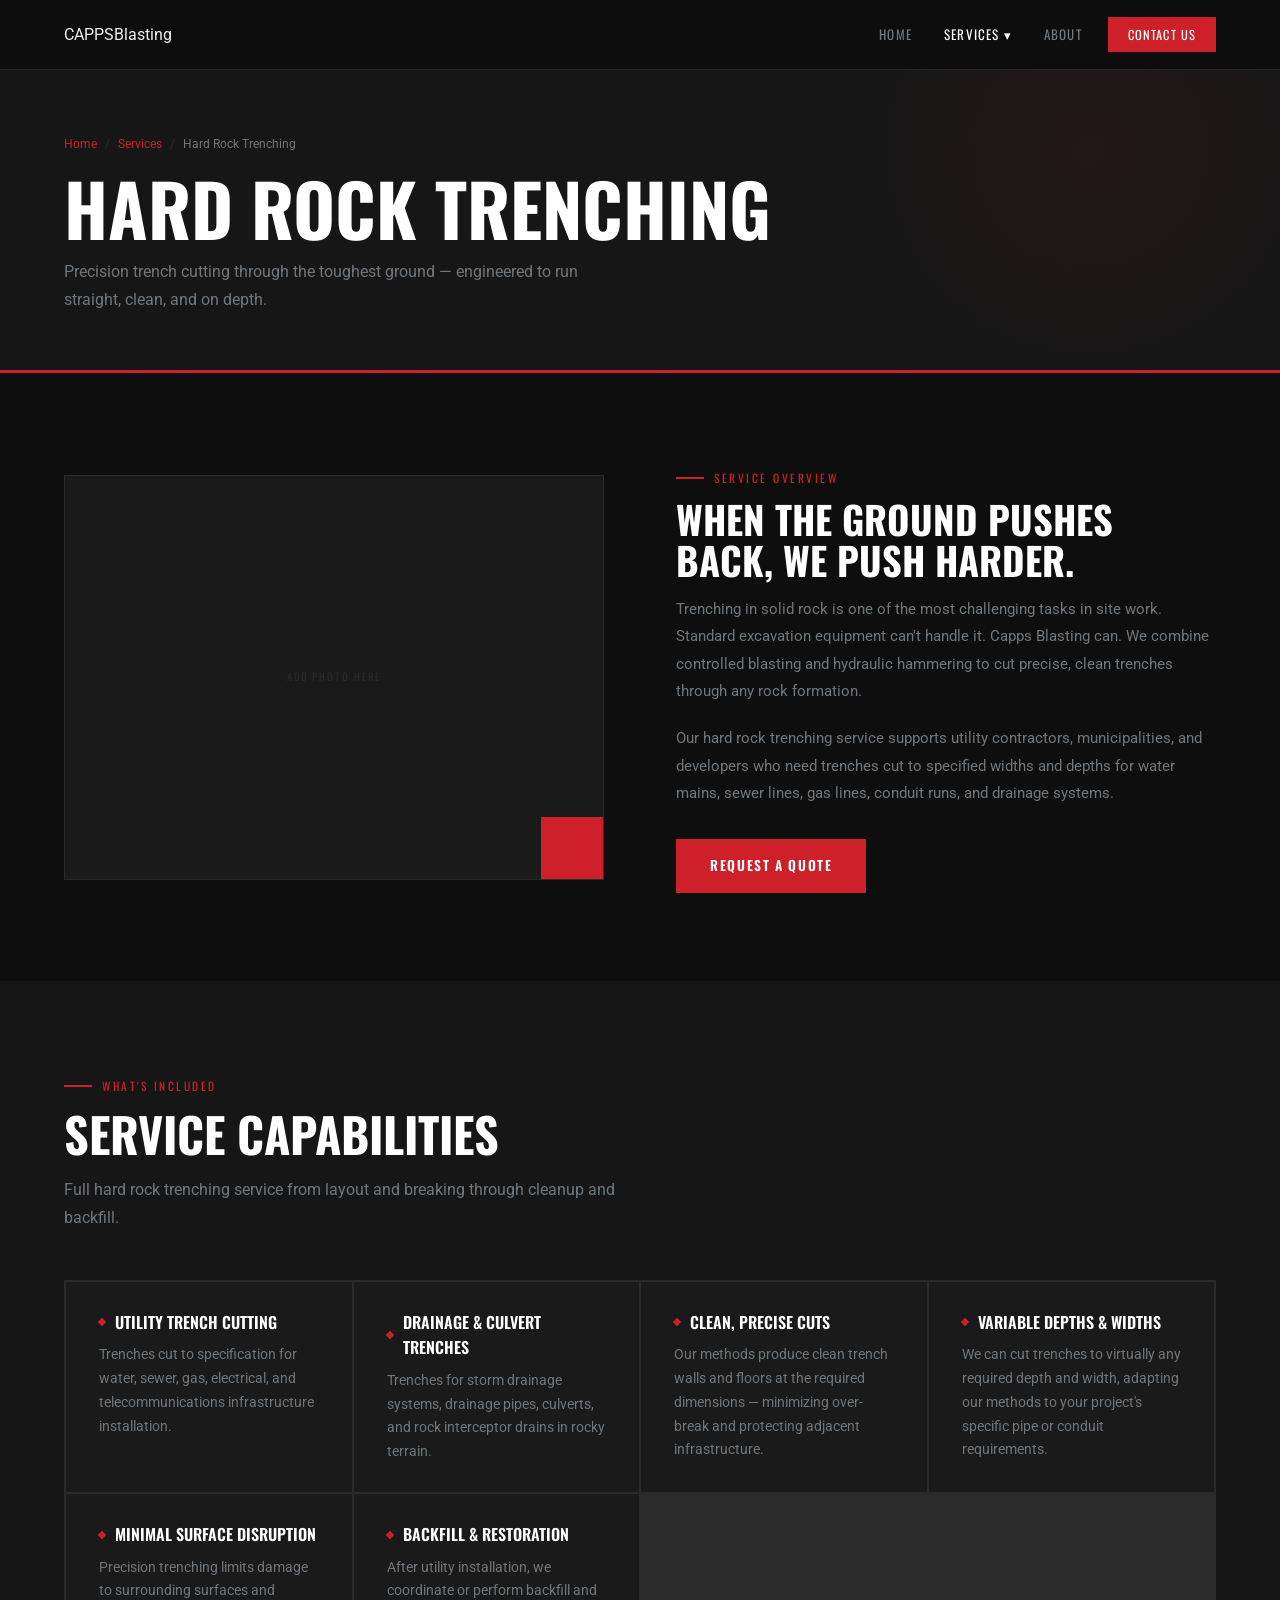
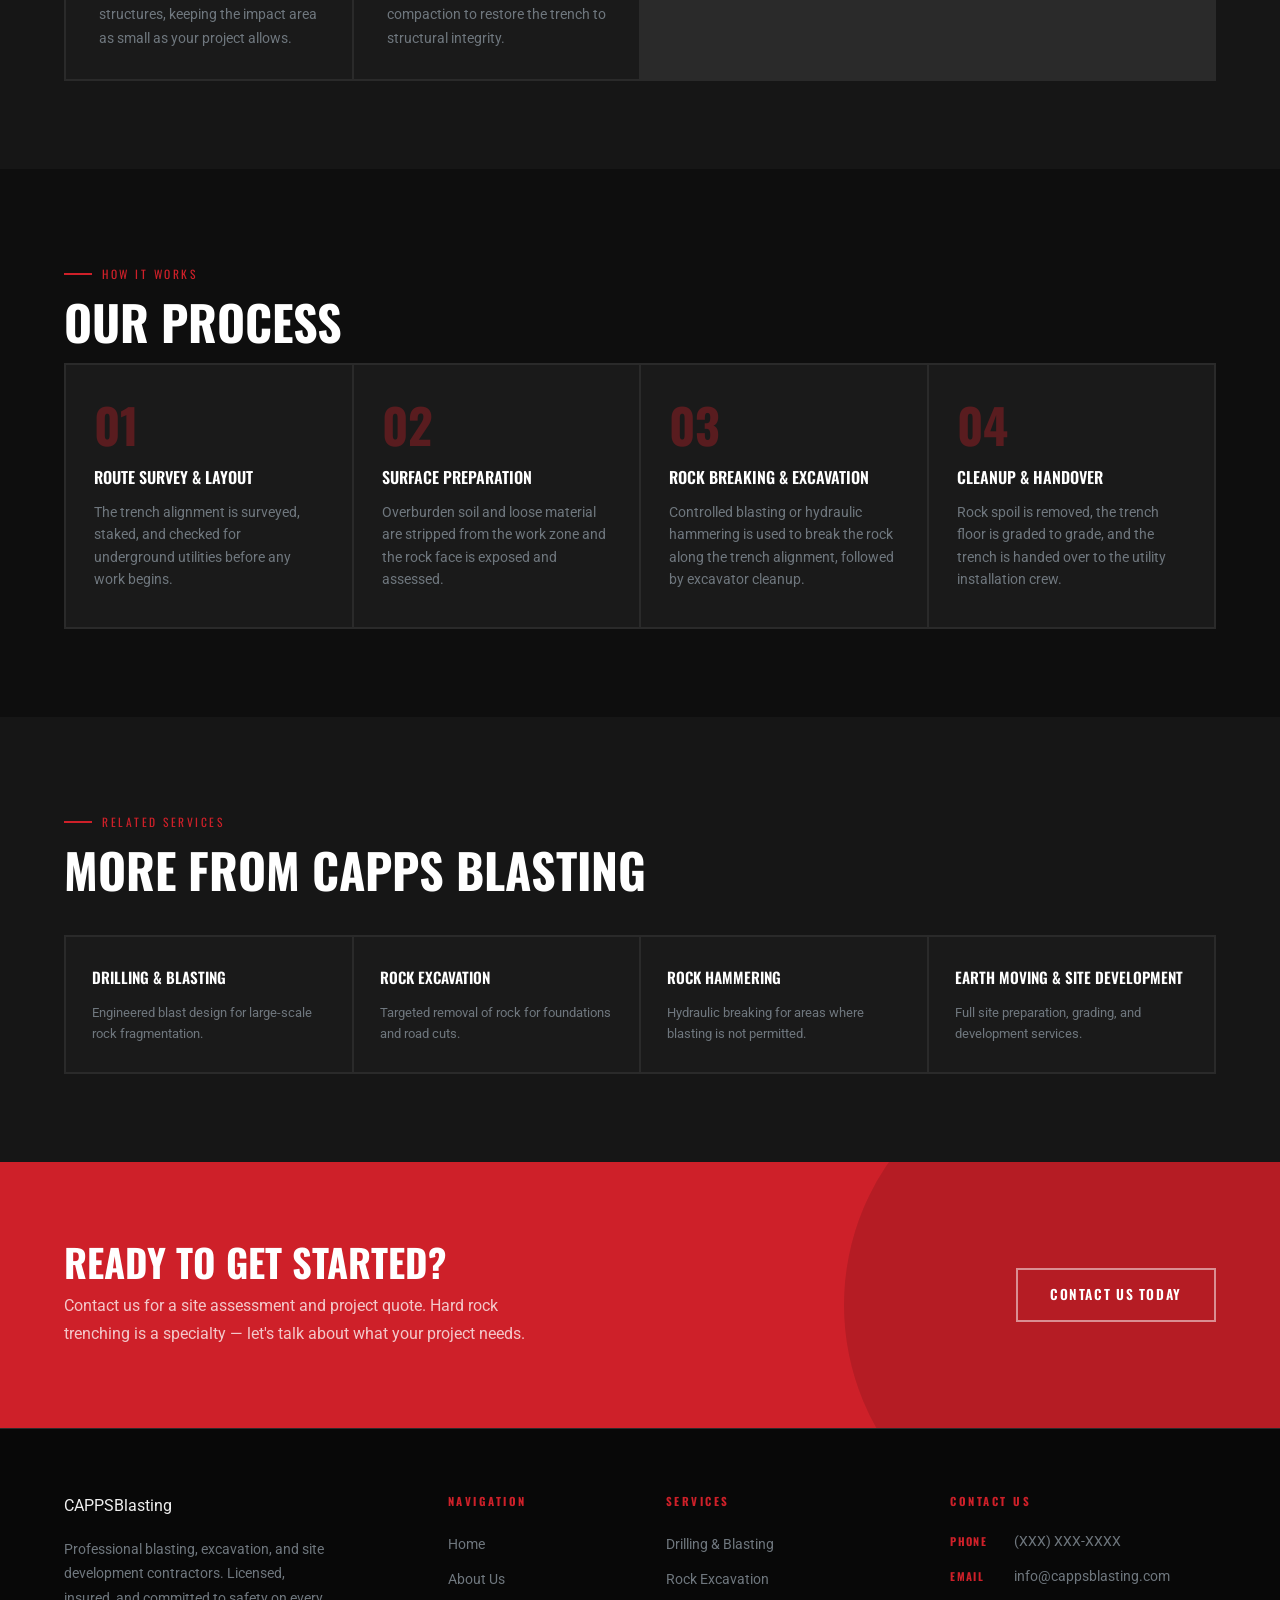
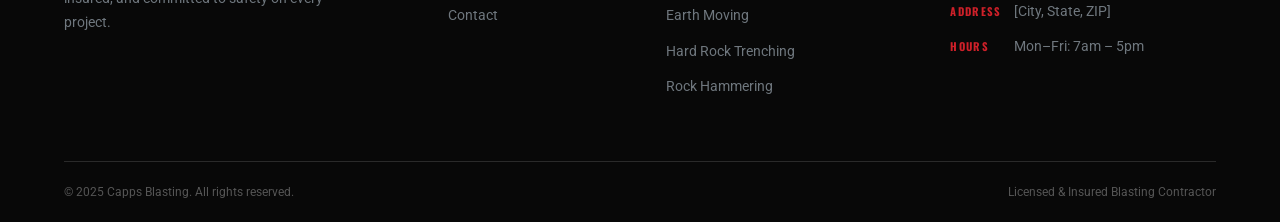
<file: hard-rock-trenching.html>
<!DOCTYPE html>
<html lang="en">
<head>
  <meta charset="UTF-8">
  <meta name="viewport" content="width=device-width, initial-scale=1.0">
  <title>Hard Rock Trenching Services | Capps Blasting</title>
  <meta name="description" content="Hard rock trenching services from Capps Blasting. Precision trench cutting through solid rock for utility installation, drainage systems, and infrastructure.">
  <link rel="preconnect" href="https://fonts.googleapis.com">
  <link rel="preconnect" href="https://fonts.gstatic.com" crossorigin>
  <link href="https://fonts.googleapis.com/css2?family=Oswald:wght@400;500;600;700&family=Roboto:wght@300;400;500&display=swap" rel="stylesheet">
  <link rel="stylesheet" href="css/style.css">
</head>
<body>

  <!-- ══ HEADER ═══════════════════════════════════════════════ -->
  <header class="site-header">
    <div class="container">
      <a href="index.html" class="logo">
        <span class="logo-name">CAPPS</span>
        <span class="logo-tagline">Blasting</span>
      </a>
      <button class="nav-toggle" aria-label="Toggle navigation" aria-expanded="false">
        <span></span><span></span><span></span>
      </button>
      <nav class="site-nav">
        <ul>
          <li><a href="index.html">Home</a></li>
          <li class="has-dropdown">
            <a href="#" class="active">Services &#9662;</a>
            <ul class="dropdown">
              <li><a href="drilling-and-blasting.html">Drilling &amp; Blasting</a></li>
              <li><a href="rock-excavation.html">Rock Excavation</a></li>
              <li><a href="earth-moving-and-site-development.html">Earth Moving &amp; Site Development</a></li>
              <li><a href="hard-rock-trenching.html">Hard Rock Trenching</a></li>
              <li><a href="rock-hammering.html">Rock Hammering</a></li>
            </ul>
          </li>
          <li><a href="about.html">About</a></li>
          <li><a href="#contact" class="nav-cta">Contact Us</a></li>
        </ul>
      </nav>
    </div>
  </header>

  <main>

    <!-- ══ PAGE HERO ═════════════════════════════════════════ -->
    <section class="page-hero">
      <div class="container">
        <div class="page-hero-inner">
          <nav class="breadcrumb" aria-label="Breadcrumb">
            <a href="index.html">Home</a>
            <span class="breadcrumb-sep">/</span>
            <a href="index.html#services">Services</a>
            <span class="breadcrumb-sep">/</span>
            <span>Hard Rock Trenching</span>
          </nav>
          <h1 class="page-hero-title">Hard Rock Trenching</h1>
          <p class="page-hero-sub">Precision trench cutting through the toughest ground — engineered to run straight, clean, and on depth.</p>
        </div>
      </div>
    </section>

    <!-- ══ OVERVIEW ══════════════════════════════════════════ -->
    <section class="section">
      <div class="container">
        <div class="two-col">
          <!-- Replace the img-block div with an <img> tag when you have a photo -->
          <div class="img-block">
            <div class="img-block-accent"></div>
          </div>
          <div class="col-body">
            <span class="section-label">Service Overview</span>
            <h2 class="section-title">When the Ground Pushes Back, We Push Harder.</h2>
            <p style="color: var(--text-muted); font-size: 0.95rem; line-height: 1.8; margin-bottom: 20px;">Trenching in solid rock is one of the most challenging tasks in site work. Standard excavation equipment can't handle it. Capps Blasting can. We combine controlled blasting and hydraulic hammering to cut precise, clean trenches through any rock formation.</p>
            <p style="color: var(--text-muted); font-size: 0.95rem; line-height: 1.8; margin-bottom: 32px;">Our hard rock trenching service supports utility contractors, municipalities, and developers who need trenches cut to specified widths and depths for water mains, sewer lines, gas lines, conduit runs, and drainage systems.</p>
            <a href="#contact" class="btn btn--primary">Request a Quote</a>
          </div>
        </div>
      </div>
    </section>

    <!-- ══ FEATURES ══════════════════════════════════════════ -->
    <section class="section section--alt">
      <div class="container">
        <span class="section-label">What's Included</span>
        <h2 class="section-title">Service Capabilities</h2>
        <p class="section-subtitle">Full hard rock trenching service from layout and breaking through cleanup and backfill.</p>

        <div class="feature-grid">
          <div class="feature-item">
            <h4 class="feature-item-title">Utility Trench Cutting</h4>
            <p class="feature-item-text">Trenches cut to specification for water, sewer, gas, electrical, and telecommunications infrastructure installation.</p>
          </div>
          <div class="feature-item">
            <h4 class="feature-item-title">Drainage &amp; Culvert Trenches</h4>
            <p class="feature-item-text">Trenches for storm drainage systems, drainage pipes, culverts, and rock interceptor drains in rocky terrain.</p>
          </div>
          <div class="feature-item">
            <h4 class="feature-item-title">Clean, Precise Cuts</h4>
            <p class="feature-item-text">Our methods produce clean trench walls and floors at the required dimensions — minimizing over-break and protecting adjacent infrastructure.</p>
          </div>
          <div class="feature-item">
            <h4 class="feature-item-title">Variable Depths &amp; Widths</h4>
            <p class="feature-item-text">We can cut trenches to virtually any required depth and width, adapting our methods to your project's specific pipe or conduit requirements.</p>
          </div>
          <div class="feature-item">
            <h4 class="feature-item-title">Minimal Surface Disruption</h4>
            <p class="feature-item-text">Precision trenching limits damage to surrounding surfaces and structures, keeping the impact area as small as your project allows.</p>
          </div>
          <div class="feature-item">
            <h4 class="feature-item-title">Backfill &amp; Restoration</h4>
            <p class="feature-item-text">After utility installation, we coordinate or perform backfill and compaction to restore the trench to structural integrity.</p>
          </div>
        </div>
      </div>
    </section>

    <!-- ══ PROCESS ═══════════════════════════════════════════ -->
    <section class="section">
      <div class="container">
        <span class="section-label">How It Works</span>
        <h2 class="section-title">Our Process</h2>

        <div class="process-grid">
          <div class="process-step">
            <div class="process-step-num">01</div>
            <h3 class="process-step-title">Route Survey &amp; Layout</h3>
            <p class="process-step-text">The trench alignment is surveyed, staked, and checked for underground utilities before any work begins.</p>
          </div>
          <div class="process-step">
            <div class="process-step-num">02</div>
            <h3 class="process-step-title">Surface Preparation</h3>
            <p class="process-step-text">Overburden soil and loose material are stripped from the work zone and the rock face is exposed and assessed.</p>
          </div>
          <div class="process-step">
            <div class="process-step-num">03</div>
            <h3 class="process-step-title">Rock Breaking &amp; Excavation</h3>
            <p class="process-step-text">Controlled blasting or hydraulic hammering is used to break the rock along the trench alignment, followed by excavator cleanup.</p>
          </div>
          <div class="process-step">
            <div class="process-step-num">04</div>
            <h3 class="process-step-title">Cleanup &amp; Handover</h3>
            <p class="process-step-text">Rock spoil is removed, the trench floor is graded to grade, and the trench is handed over to the utility installation crew.</p>
          </div>
        </div>
      </div>
    </section>

    <!-- ══ RELATED SERVICES ═══════════════════════════════════ -->
    <section class="section section--alt">
      <div class="container">
        <span class="section-label">Related Services</span>
        <h2 class="section-title">More From Capps Blasting</h2>

        <div class="related-grid">
          <a href="drilling-and-blasting.html" class="related-card">
            <h4 class="related-card-title">Drilling &amp; Blasting</h4>
            <p class="related-card-text">Engineered blast design for large-scale rock fragmentation.</p>
          </a>
          <a href="rock-excavation.html" class="related-card">
            <h4 class="related-card-title">Rock Excavation</h4>
            <p class="related-card-text">Targeted removal of rock for foundations and road cuts.</p>
          </a>
          <a href="rock-hammering.html" class="related-card">
            <h4 class="related-card-title">Rock Hammering</h4>
            <p class="related-card-text">Hydraulic breaking for areas where blasting is not permitted.</p>
          </a>
          <a href="earth-moving-and-site-development.html" class="related-card">
            <h4 class="related-card-title">Earth Moving &amp; Site Development</h4>
            <p class="related-card-text">Full site preparation, grading, and development services.</p>
          </a>
        </div>
      </div>
    </section>

    <!-- ══ CTA ════════════════════════════════════════════════ -->
    <section class="cta-section">
      <div class="container">
        <div class="cta-inner">
          <div>
            <h2 class="section-title">Ready to Get Started?</h2>
            <p class="section-subtitle">Contact us for a site assessment and project quote. Hard rock trenching is a specialty — let's talk about what your project needs.</p>
          </div>
          <div class="cta-actions">
            <a href="#contact" class="btn btn--outline">Contact Us Today</a>
          </div>
        </div>
      </div>
    </section>

  </main>

  <!-- ══ FOOTER ════════════════════════════════════════════════ -->
  <footer class="site-footer" id="contact">
    <div class="container">
      <div class="footer-grid">
        <div class="footer-brand">
          <a href="index.html" class="logo">
            <span class="logo-name">CAPPS</span>
            <span class="logo-tagline">Blasting</span>
          </a>
          <p>Professional blasting, excavation, and site development contractors. Licensed, insured, and committed to safety on every project.</p>
        </div>
        <div class="footer-col">
          <h4 class="footer-col-title">Navigation</h4>
          <ul>
            <li><a href="index.html">Home</a></li>
            <li><a href="about.html">About Us</a></li>
            <li><a href="#contact">Contact</a></li>
          </ul>
        </div>
        <div class="footer-col">
          <h4 class="footer-col-title">Services</h4>
          <ul>
            <li><a href="drilling-and-blasting.html">Drilling &amp; Blasting</a></li>
            <li><a href="rock-excavation.html">Rock Excavation</a></li>
            <li><a href="earth-moving-and-site-development.html">Earth Moving</a></li>
            <li><a href="hard-rock-trenching.html">Hard Rock Trenching</a></li>
            <li><a href="rock-hammering.html">Rock Hammering</a></li>
          </ul>
        </div>
        <div class="footer-col">
          <h4 class="footer-col-title">Contact Us</h4>
          <div class="footer-contact-item">
            <strong>Phone</strong>
            <span>(XXX) XXX-XXXX</span>
          </div>
          <div class="footer-contact-item">
            <strong>Email</strong>
            <span>info@cappsblasting.com</span>
          </div>
          <div class="footer-contact-item">
            <strong>Address</strong>
            <span>[City, State, ZIP]</span>
          </div>
          <div class="footer-contact-item">
            <strong>Hours</strong>
            <span>Mon&ndash;Fri: 7am &ndash; 5pm</span>
          </div>
        </div>
      </div>
      <div class="footer-bottom">
        <p>&copy; 2025 Capps Blasting. All rights reserved.</p>
        <p>Licensed &amp; Insured Blasting Contractor</p>
      </div>
    </div>
  </footer>

  <script src="js/main.js"></script>
</body>
</html>
</file>
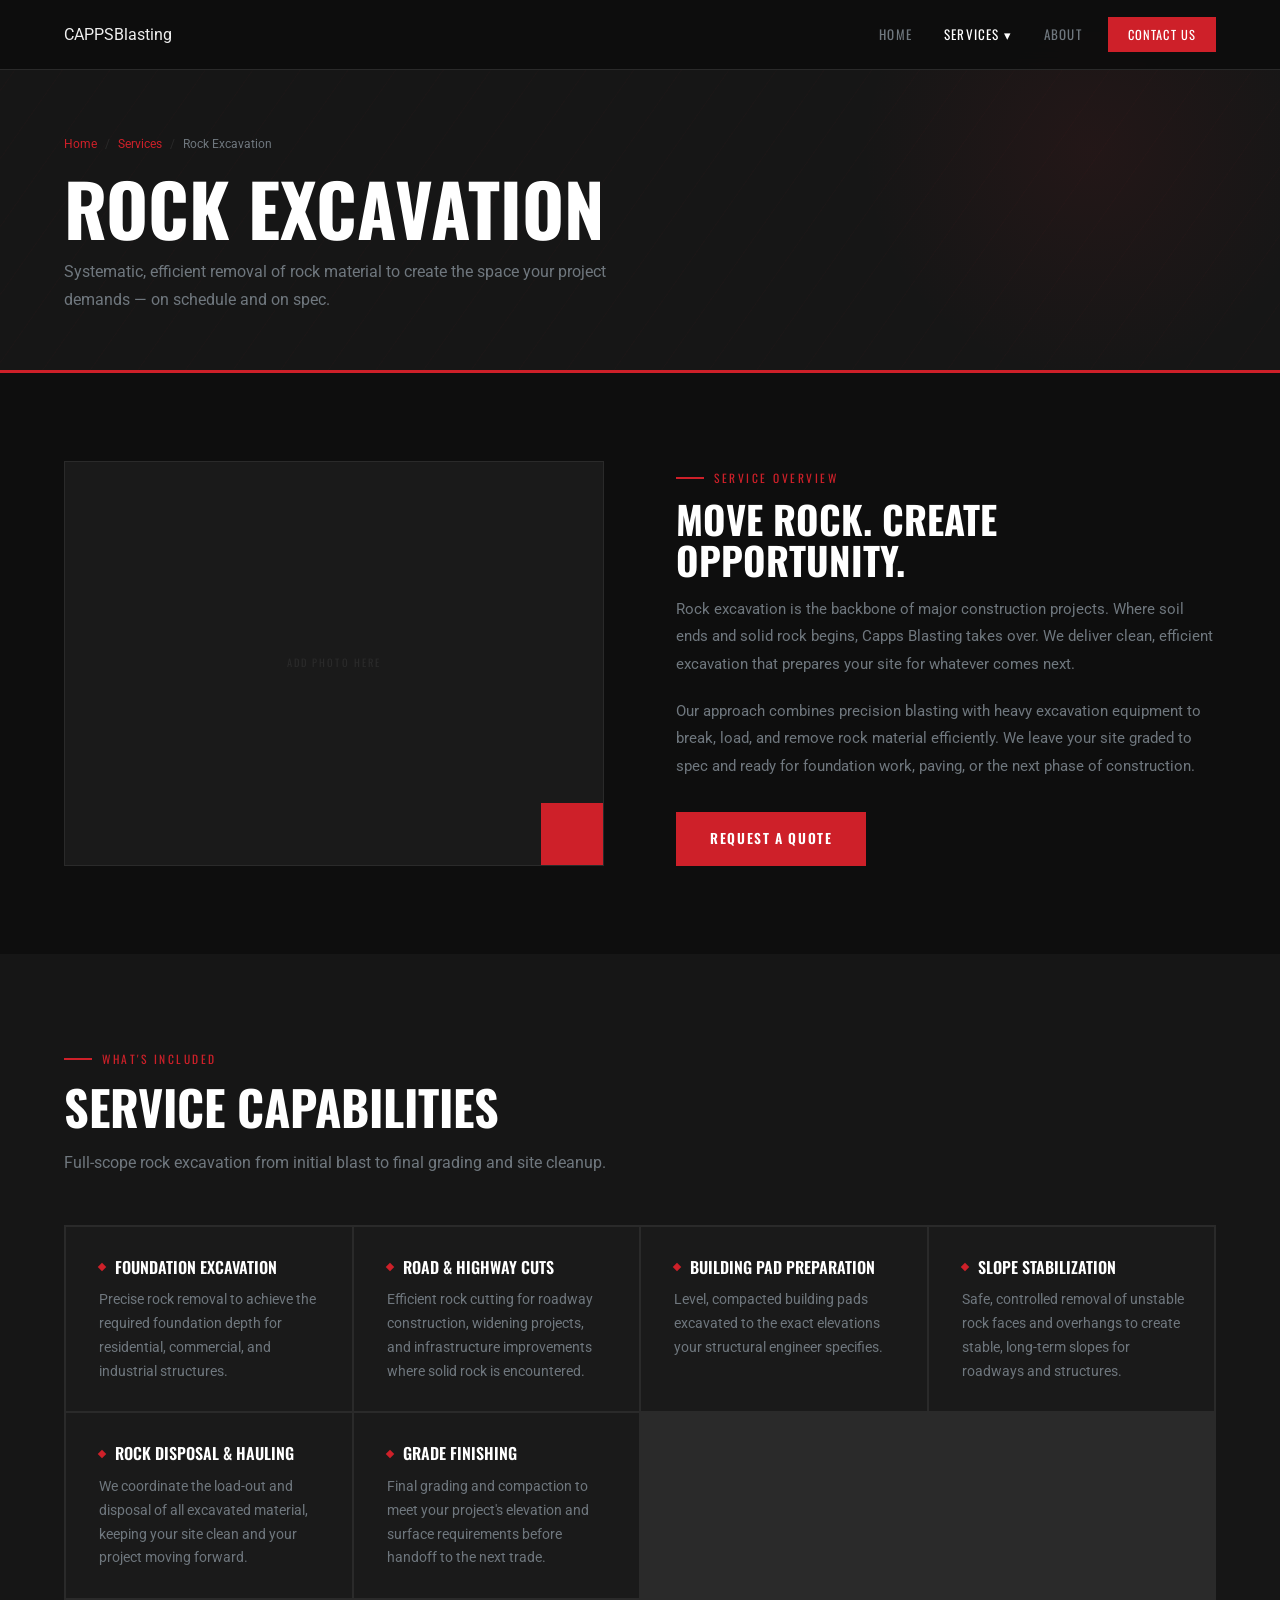
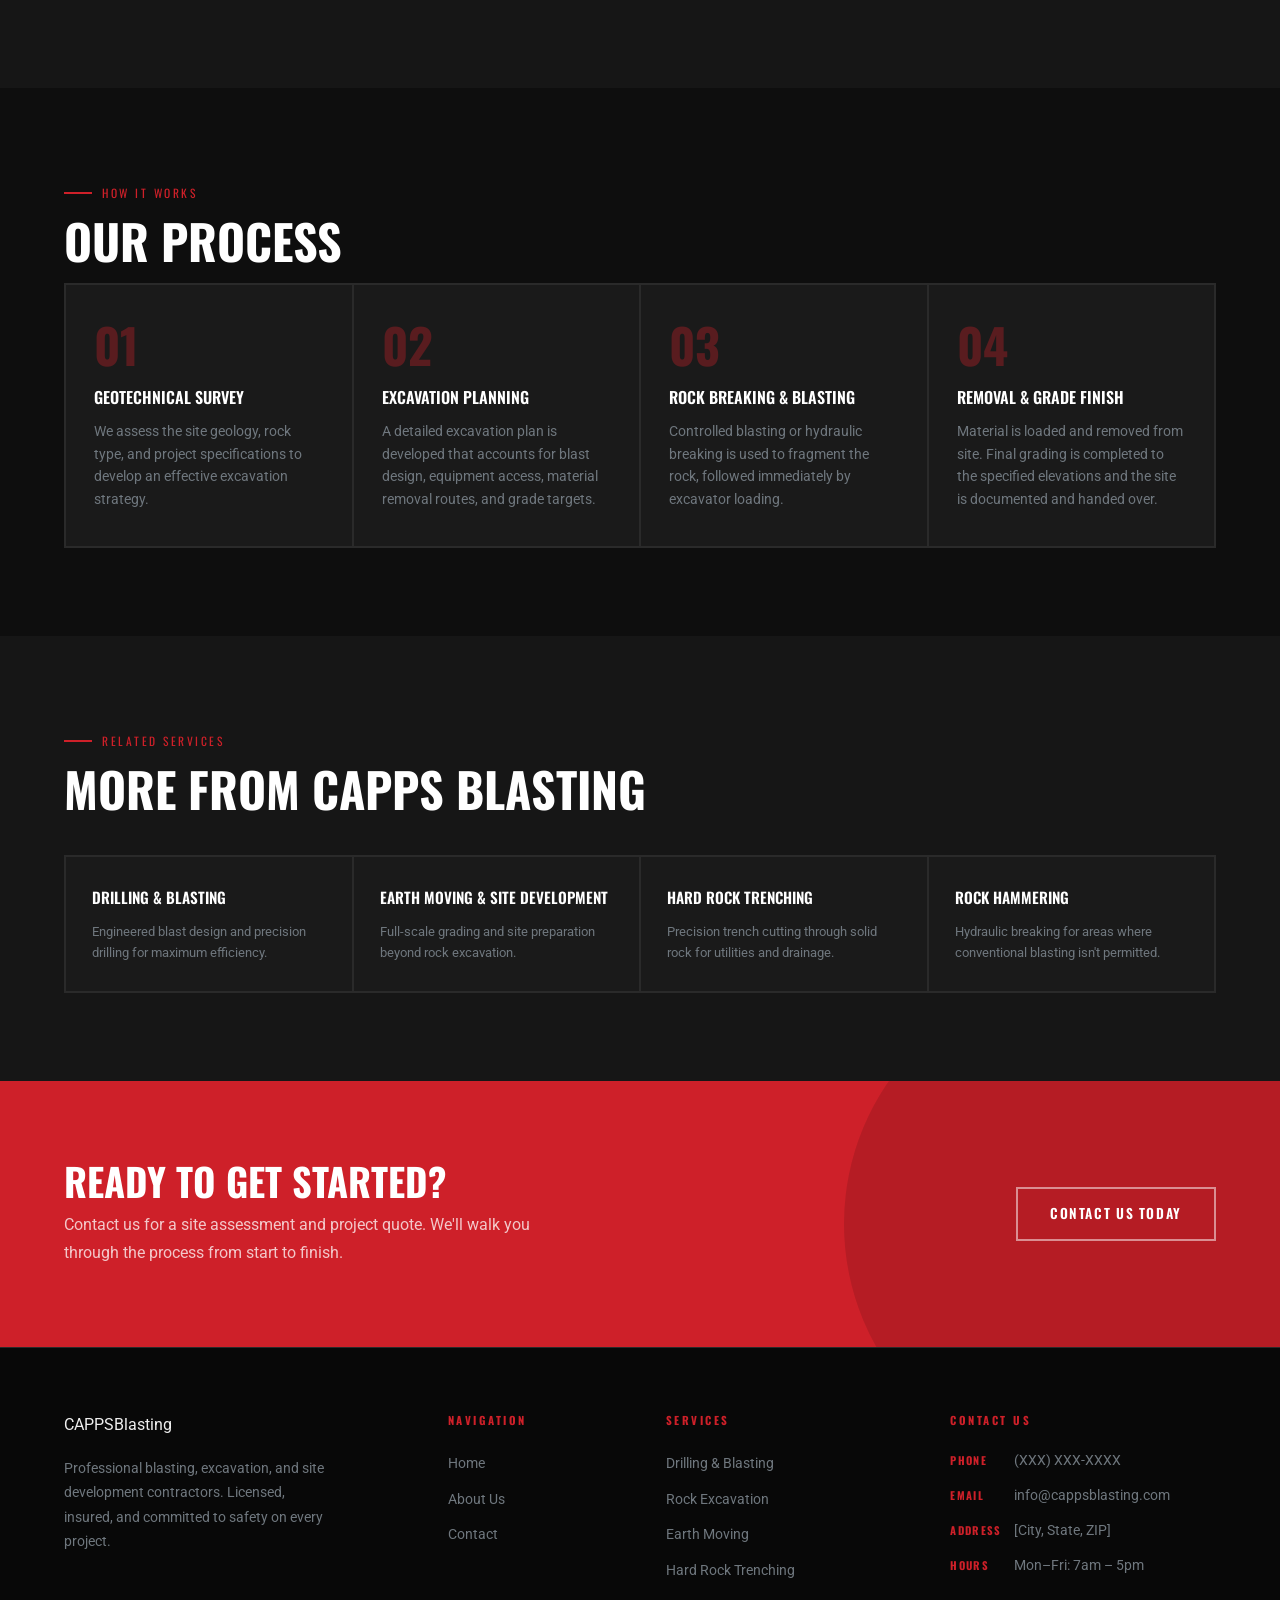
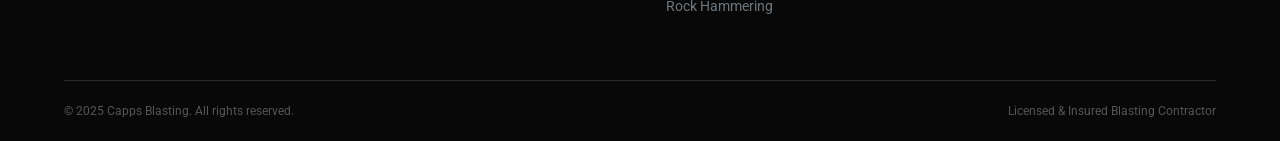
<file: rock-excavation.html>
<!DOCTYPE html>
<html lang="en">
<head>
  <meta charset="UTF-8">
  <meta name="viewport" content="width=device-width, initial-scale=1.0">
  <title>Rock Excavation Services | Capps Blasting</title>
  <meta name="description" content="Professional rock excavation services from Capps Blasting. Foundations, road cuts, building pads, and slope stabilization — handled with precision and efficiency.">
  <link rel="preconnect" href="https://fonts.googleapis.com">
  <link rel="preconnect" href="https://fonts.gstatic.com" crossorigin>
  <link href="https://fonts.googleapis.com/css2?family=Oswald:wght@400;500;600;700&family=Roboto:wght@300;400;500&display=swap" rel="stylesheet">
  <link rel="stylesheet" href="css/style.css">
</head>
<body>

  <!-- ══ HEADER ═══════════════════════════════════════════════ -->
  <header class="site-header">
    <div class="container">
      <a href="index.html" class="logo">
        <span class="logo-name">CAPPS</span>
        <span class="logo-tagline">Blasting</span>
      </a>
      <button class="nav-toggle" aria-label="Toggle navigation" aria-expanded="false">
        <span></span><span></span><span></span>
      </button>
      <nav class="site-nav">
        <ul>
          <li><a href="index.html">Home</a></li>
          <li class="has-dropdown">
            <a href="#" class="active">Services &#9662;</a>
            <ul class="dropdown">
              <li><a href="drilling-and-blasting.html">Drilling &amp; Blasting</a></li>
              <li><a href="rock-excavation.html">Rock Excavation</a></li>
              <li><a href="earth-moving-and-site-development.html">Earth Moving &amp; Site Development</a></li>
              <li><a href="hard-rock-trenching.html">Hard Rock Trenching</a></li>
              <li><a href="rock-hammering.html">Rock Hammering</a></li>
            </ul>
          </li>
          <li><a href="about.html">About</a></li>
          <li><a href="#contact" class="nav-cta">Contact Us</a></li>
        </ul>
      </nav>
    </div>
  </header>

  <main>

    <!-- ══ PAGE HERO ═════════════════════════════════════════ -->
    <section class="page-hero">
      <div class="container">
        <div class="page-hero-inner">
          <nav class="breadcrumb" aria-label="Breadcrumb">
            <a href="index.html">Home</a>
            <span class="breadcrumb-sep">/</span>
            <a href="index.html#services">Services</a>
            <span class="breadcrumb-sep">/</span>
            <span>Rock Excavation</span>
          </nav>
          <h1 class="page-hero-title">Rock Excavation</h1>
          <p class="page-hero-sub">Systematic, efficient removal of rock material to create the space your project demands — on schedule and on spec.</p>
        </div>
      </div>
    </section>

    <!-- ══ OVERVIEW ══════════════════════════════════════════ -->
    <section class="section">
      <div class="container">
        <div class="two-col">
          <!-- Replace the img-block div with an <img> tag when you have a photo -->
          <div class="img-block">
            <div class="img-block-accent"></div>
          </div>
          <div class="col-body">
            <span class="section-label">Service Overview</span>
            <h2 class="section-title">Move Rock. Create Opportunity.</h2>
            <p style="color: var(--text-muted); font-size: 0.95rem; line-height: 1.8; margin-bottom: 20px;">Rock excavation is the backbone of major construction projects. Where soil ends and solid rock begins, Capps Blasting takes over. We deliver clean, efficient excavation that prepares your site for whatever comes next.</p>
            <p style="color: var(--text-muted); font-size: 0.95rem; line-height: 1.8; margin-bottom: 32px;">Our approach combines precision blasting with heavy excavation equipment to break, load, and remove rock material efficiently. We leave your site graded to spec and ready for foundation work, paving, or the next phase of construction.</p>
            <a href="#contact" class="btn btn--primary">Request a Quote</a>
          </div>
        </div>
      </div>
    </section>

    <!-- ══ FEATURES ══════════════════════════════════════════ -->
    <section class="section section--alt">
      <div class="container">
        <span class="section-label">What's Included</span>
        <h2 class="section-title">Service Capabilities</h2>
        <p class="section-subtitle">Full-scope rock excavation from initial blast to final grading and site cleanup.</p>

        <div class="feature-grid">
          <div class="feature-item">
            <h4 class="feature-item-title">Foundation Excavation</h4>
            <p class="feature-item-text">Precise rock removal to achieve the required foundation depth for residential, commercial, and industrial structures.</p>
          </div>
          <div class="feature-item">
            <h4 class="feature-item-title">Road &amp; Highway Cuts</h4>
            <p class="feature-item-text">Efficient rock cutting for roadway construction, widening projects, and infrastructure improvements where solid rock is encountered.</p>
          </div>
          <div class="feature-item">
            <h4 class="feature-item-title">Building Pad Preparation</h4>
            <p class="feature-item-text">Level, compacted building pads excavated to the exact elevations your structural engineer specifies.</p>
          </div>
          <div class="feature-item">
            <h4 class="feature-item-title">Slope Stabilization</h4>
            <p class="feature-item-text">Safe, controlled removal of unstable rock faces and overhangs to create stable, long-term slopes for roadways and structures.</p>
          </div>
          <div class="feature-item">
            <h4 class="feature-item-title">Rock Disposal &amp; Hauling</h4>
            <p class="feature-item-text">We coordinate the load-out and disposal of all excavated material, keeping your site clean and your project moving forward.</p>
          </div>
          <div class="feature-item">
            <h4 class="feature-item-title">Grade Finishing</h4>
            <p class="feature-item-text">Final grading and compaction to meet your project's elevation and surface requirements before handoff to the next trade.</p>
          </div>
        </div>
      </div>
    </section>

    <!-- ══ PROCESS ═══════════════════════════════════════════ -->
    <section class="section">
      <div class="container">
        <span class="section-label">How It Works</span>
        <h2 class="section-title">Our Process</h2>

        <div class="process-grid">
          <div class="process-step">
            <div class="process-step-num">01</div>
            <h3 class="process-step-title">Geotechnical Survey</h3>
            <p class="process-step-text">We assess the site geology, rock type, and project specifications to develop an effective excavation strategy.</p>
          </div>
          <div class="process-step">
            <div class="process-step-num">02</div>
            <h3 class="process-step-title">Excavation Planning</h3>
            <p class="process-step-text">A detailed excavation plan is developed that accounts for blast design, equipment access, material removal routes, and grade targets.</p>
          </div>
          <div class="process-step">
            <div class="process-step-num">03</div>
            <h3 class="process-step-title">Rock Breaking &amp; Blasting</h3>
            <p class="process-step-text">Controlled blasting or hydraulic breaking is used to fragment the rock, followed immediately by excavator loading.</p>
          </div>
          <div class="process-step">
            <div class="process-step-num">04</div>
            <h3 class="process-step-title">Removal &amp; Grade Finish</h3>
            <p class="process-step-text">Material is loaded and removed from site. Final grading is completed to the specified elevations and the site is documented and handed over.</p>
          </div>
        </div>
      </div>
    </section>

    <!-- ══ RELATED SERVICES ═══════════════════════════════════ -->
    <section class="section section--alt">
      <div class="container">
        <span class="section-label">Related Services</span>
        <h2 class="section-title">More From Capps Blasting</h2>

        <div class="related-grid">
          <a href="drilling-and-blasting.html" class="related-card">
            <h4 class="related-card-title">Drilling &amp; Blasting</h4>
            <p class="related-card-text">Engineered blast design and precision drilling for maximum efficiency.</p>
          </a>
          <a href="earth-moving-and-site-development.html" class="related-card">
            <h4 class="related-card-title">Earth Moving &amp; Site Development</h4>
            <p class="related-card-text">Full-scale grading and site preparation beyond rock excavation.</p>
          </a>
          <a href="hard-rock-trenching.html" class="related-card">
            <h4 class="related-card-title">Hard Rock Trenching</h4>
            <p class="related-card-text">Precision trench cutting through solid rock for utilities and drainage.</p>
          </a>
          <a href="rock-hammering.html" class="related-card">
            <h4 class="related-card-title">Rock Hammering</h4>
            <p class="related-card-text">Hydraulic breaking for areas where conventional blasting isn't permitted.</p>
          </a>
        </div>
      </div>
    </section>

    <!-- ══ CTA ════════════════════════════════════════════════ -->
    <section class="cta-section">
      <div class="container">
        <div class="cta-inner">
          <div>
            <h2 class="section-title">Ready to Get Started?</h2>
            <p class="section-subtitle">Contact us for a site assessment and project quote. We'll walk you through the process from start to finish.</p>
          </div>
          <div class="cta-actions">
            <a href="#contact" class="btn btn--outline">Contact Us Today</a>
          </div>
        </div>
      </div>
    </section>

  </main>

  <!-- ══ FOOTER ════════════════════════════════════════════════ -->
  <footer class="site-footer" id="contact">
    <div class="container">
      <div class="footer-grid">
        <div class="footer-brand">
          <a href="index.html" class="logo">
            <span class="logo-name">CAPPS</span>
            <span class="logo-tagline">Blasting</span>
          </a>
          <p>Professional blasting, excavation, and site development contractors. Licensed, insured, and committed to safety on every project.</p>
        </div>
        <div class="footer-col">
          <h4 class="footer-col-title">Navigation</h4>
          <ul>
            <li><a href="index.html">Home</a></li>
            <li><a href="about.html">About Us</a></li>
            <li><a href="#contact">Contact</a></li>
          </ul>
        </div>
        <div class="footer-col">
          <h4 class="footer-col-title">Services</h4>
          <ul>
            <li><a href="drilling-and-blasting.html">Drilling &amp; Blasting</a></li>
            <li><a href="rock-excavation.html">Rock Excavation</a></li>
            <li><a href="earth-moving-and-site-development.html">Earth Moving</a></li>
            <li><a href="hard-rock-trenching.html">Hard Rock Trenching</a></li>
            <li><a href="rock-hammering.html">Rock Hammering</a></li>
          </ul>
        </div>
        <div class="footer-col">
          <h4 class="footer-col-title">Contact Us</h4>
          <div class="footer-contact-item">
            <strong>Phone</strong>
            <span>(XXX) XXX-XXXX</span>
          </div>
          <div class="footer-contact-item">
            <strong>Email</strong>
            <span>info@cappsblasting.com</span>
          </div>
          <div class="footer-contact-item">
            <strong>Address</strong>
            <span>[City, State, ZIP]</span>
          </div>
          <div class="footer-contact-item">
            <strong>Hours</strong>
            <span>Mon&ndash;Fri: 7am &ndash; 5pm</span>
          </div>
        </div>
      </div>
      <div class="footer-bottom">
        <p>&copy; 2025 Capps Blasting. All rights reserved.</p>
        <p>Licensed &amp; Insured Blasting Contractor</p>
      </div>
    </div>
  </footer>

  <script src="js/main.js"></script>
</body>
</html>
</file>
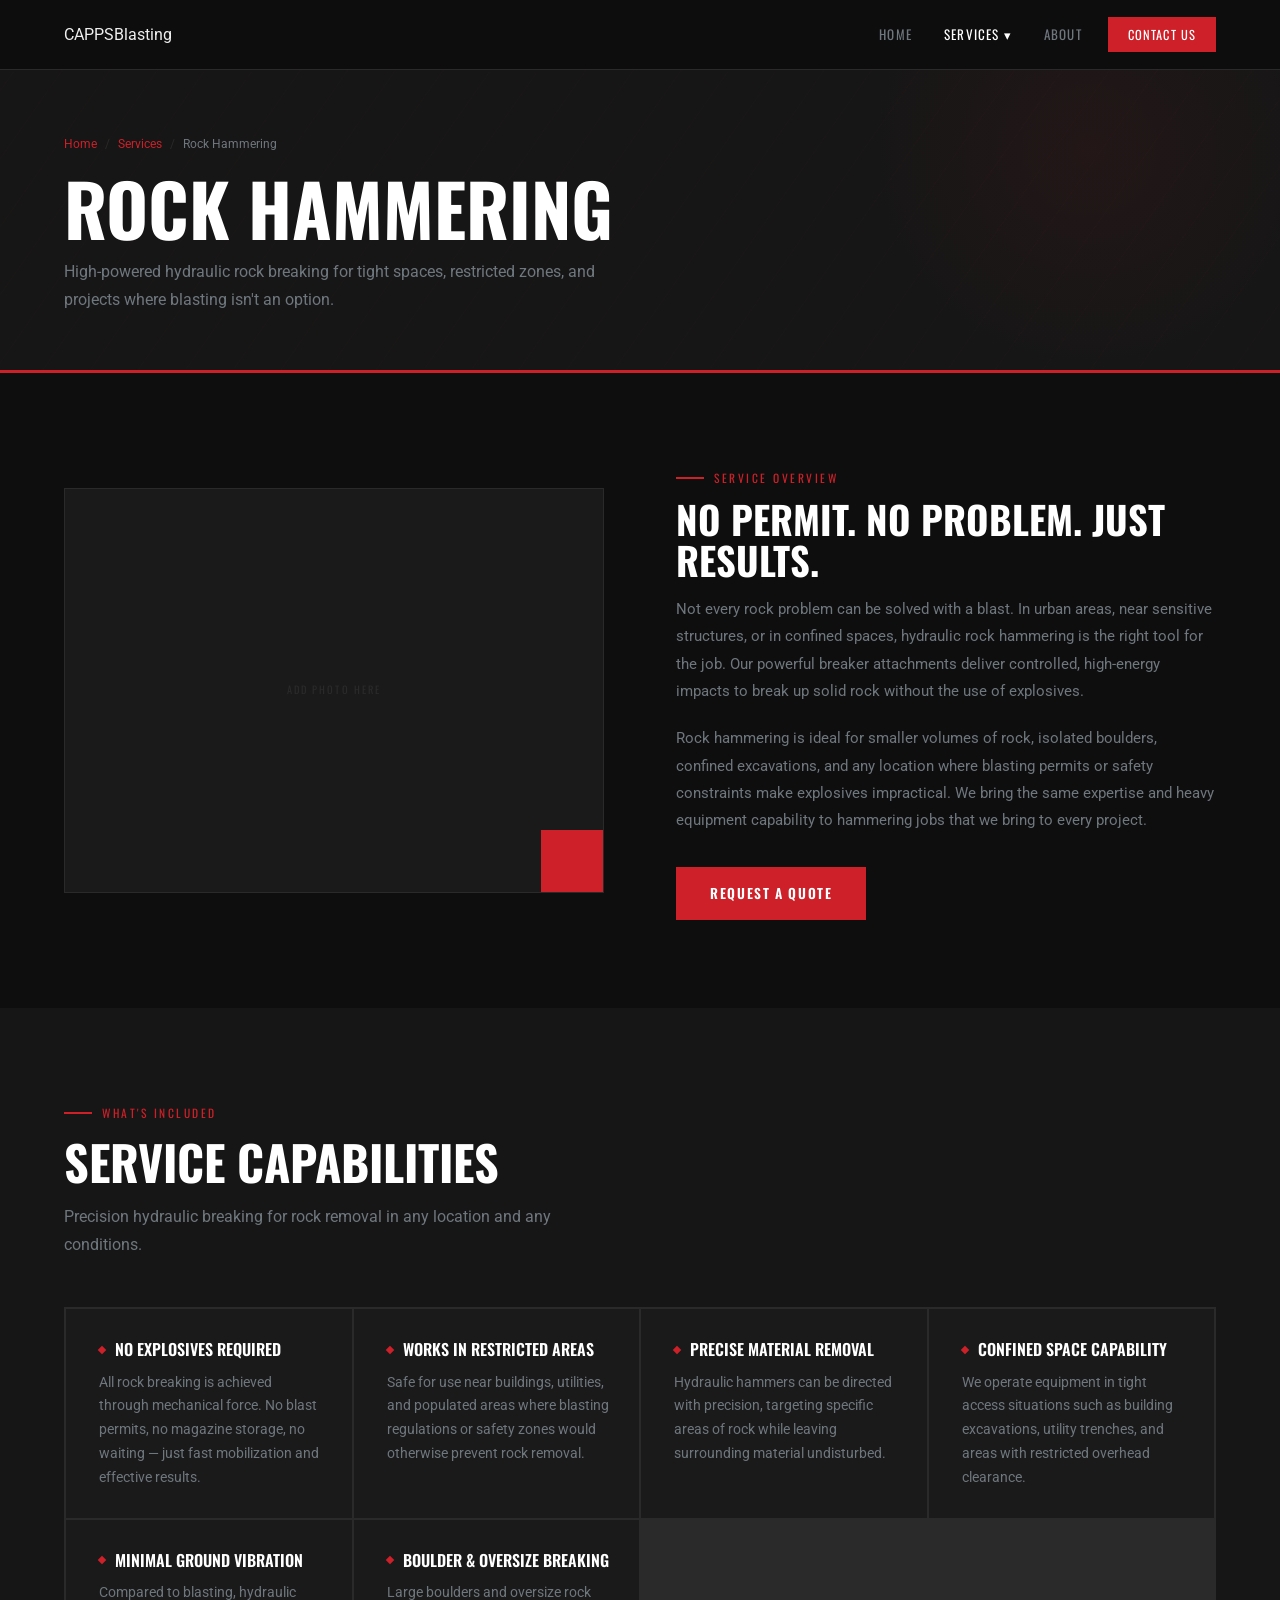
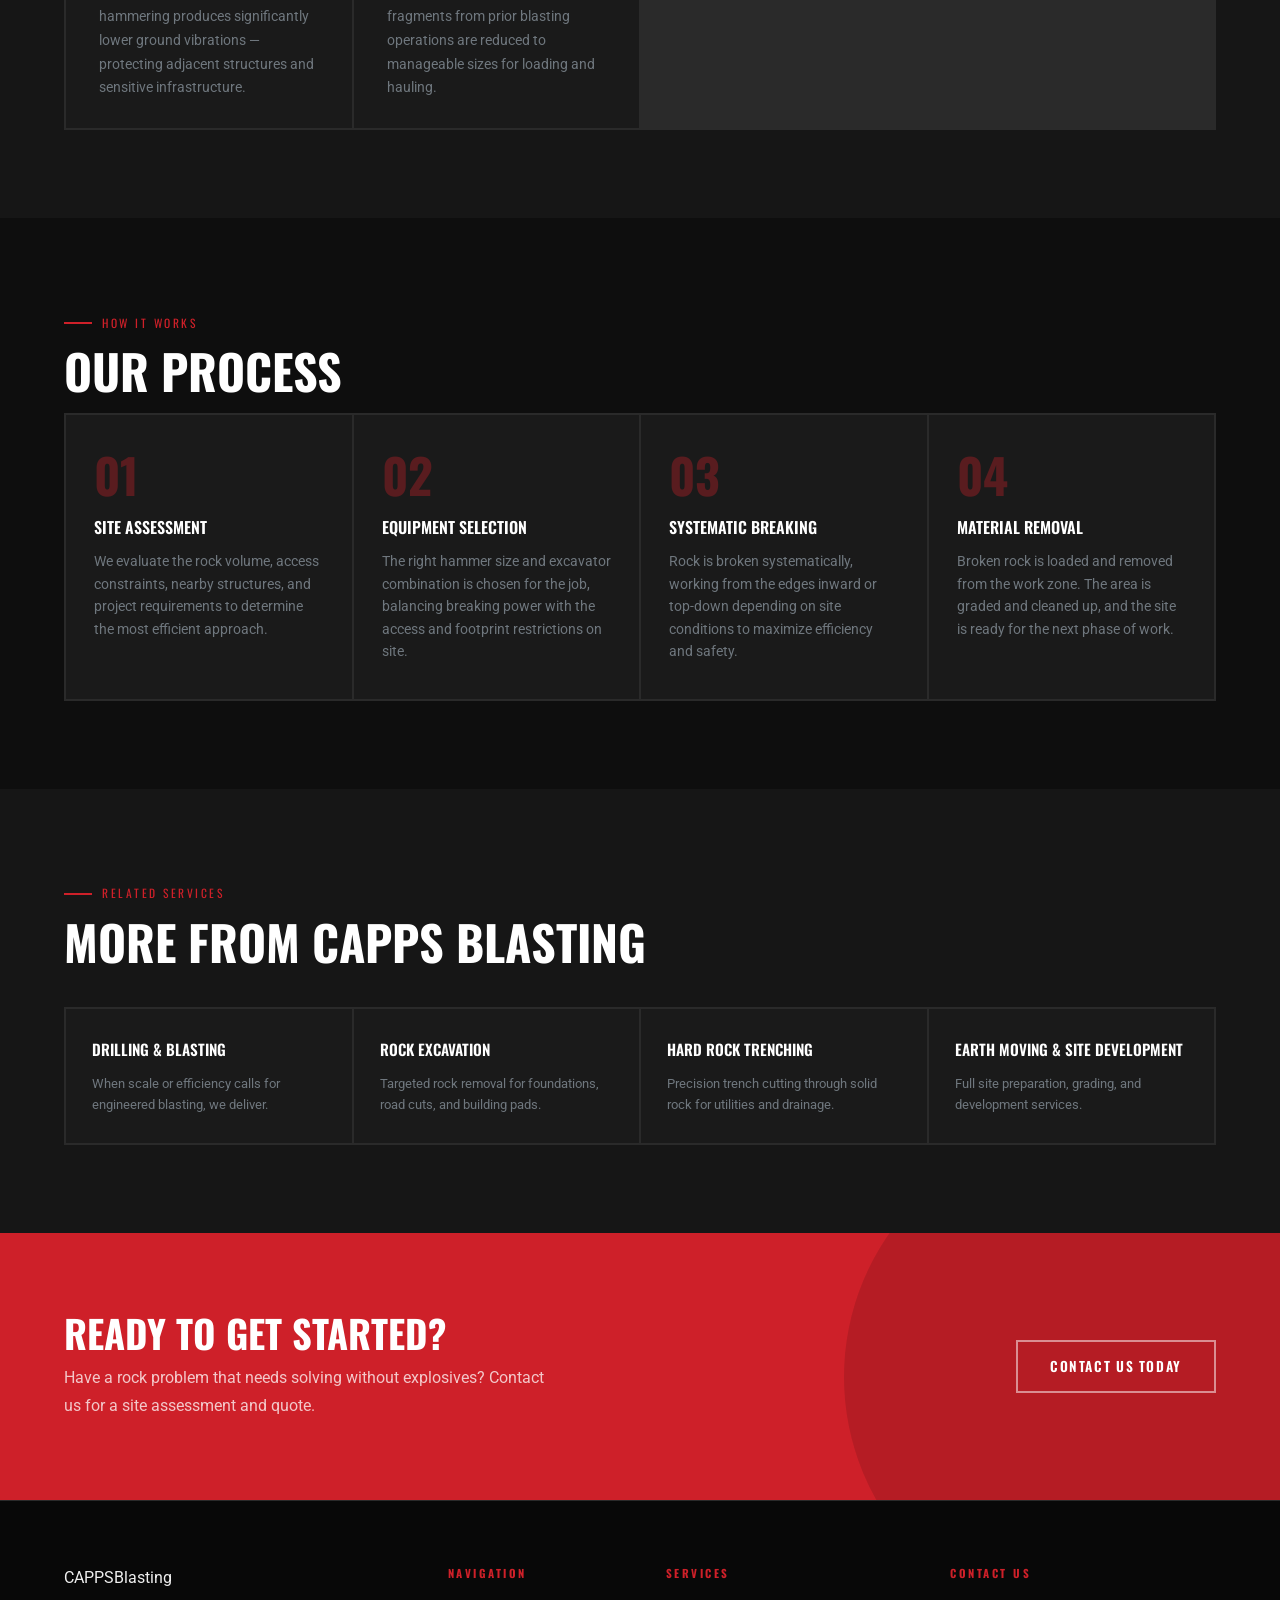
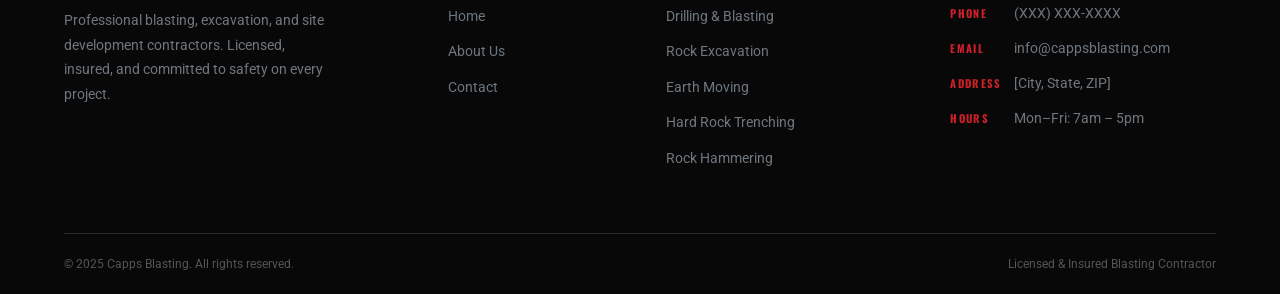
<file: rock-hammering.html>
<!DOCTYPE html>
<html lang="en">
<head>
  <meta charset="UTF-8">
  <meta name="viewport" content="width=device-width, initial-scale=1.0">
  <title>Rock Hammering Services | Capps Blasting</title>
  <meta name="description" content="Rock hammering services from Capps Blasting. Hydraulic rock breaking for confined spaces, restricted areas, and projects where blasting is not permitted.">
  <link rel="preconnect" href="https://fonts.googleapis.com">
  <link rel="preconnect" href="https://fonts.gstatic.com" crossorigin>
  <link href="https://fonts.googleapis.com/css2?family=Oswald:wght@400;500;600;700&family=Roboto:wght@300;400;500&display=swap" rel="stylesheet">
  <link rel="stylesheet" href="css/style.css">
</head>
<body>

  <!-- ══ HEADER ═══════════════════════════════════════════════ -->
  <header class="site-header">
    <div class="container">
      <a href="index.html" class="logo">
        <span class="logo-name">CAPPS</span>
        <span class="logo-tagline">Blasting</span>
      </a>
      <button class="nav-toggle" aria-label="Toggle navigation" aria-expanded="false">
        <span></span><span></span><span></span>
      </button>
      <nav class="site-nav">
        <ul>
          <li><a href="index.html">Home</a></li>
          <li class="has-dropdown">
            <a href="#" class="active">Services &#9662;</a>
            <ul class="dropdown">
              <li><a href="drilling-and-blasting.html">Drilling &amp; Blasting</a></li>
              <li><a href="rock-excavation.html">Rock Excavation</a></li>
              <li><a href="earth-moving-and-site-development.html">Earth Moving &amp; Site Development</a></li>
              <li><a href="hard-rock-trenching.html">Hard Rock Trenching</a></li>
              <li><a href="rock-hammering.html">Rock Hammering</a></li>
            </ul>
          </li>
          <li><a href="about.html">About</a></li>
          <li><a href="#contact" class="nav-cta">Contact Us</a></li>
        </ul>
      </nav>
    </div>
  </header>

  <main>

    <!-- ══ PAGE HERO ═════════════════════════════════════════ -->
    <section class="page-hero">
      <div class="container">
        <div class="page-hero-inner">
          <nav class="breadcrumb" aria-label="Breadcrumb">
            <a href="index.html">Home</a>
            <span class="breadcrumb-sep">/</span>
            <a href="index.html#services">Services</a>
            <span class="breadcrumb-sep">/</span>
            <span>Rock Hammering</span>
          </nav>
          <h1 class="page-hero-title">Rock Hammering</h1>
          <p class="page-hero-sub">High-powered hydraulic rock breaking for tight spaces, restricted zones, and projects where blasting isn't an option.</p>
        </div>
      </div>
    </section>

    <!-- ══ OVERVIEW ══════════════════════════════════════════ -->
    <section class="section">
      <div class="container">
        <div class="two-col">
          <!-- Replace the img-block div with an <img> tag when you have a photo -->
          <div class="img-block">
            <div class="img-block-accent"></div>
          </div>
          <div class="col-body">
            <span class="section-label">Service Overview</span>
            <h2 class="section-title">No Permit. No Problem. Just Results.</h2>
            <p style="color: var(--text-muted); font-size: 0.95rem; line-height: 1.8; margin-bottom: 20px;">Not every rock problem can be solved with a blast. In urban areas, near sensitive structures, or in confined spaces, hydraulic rock hammering is the right tool for the job. Our powerful breaker attachments deliver controlled, high-energy impacts to break up solid rock without the use of explosives.</p>
            <p style="color: var(--text-muted); font-size: 0.95rem; line-height: 1.8; margin-bottom: 32px;">Rock hammering is ideal for smaller volumes of rock, isolated boulders, confined excavations, and any location where blasting permits or safety constraints make explosives impractical. We bring the same expertise and heavy equipment capability to hammering jobs that we bring to every project.</p>
            <a href="#contact" class="btn btn--primary">Request a Quote</a>
          </div>
        </div>
      </div>
    </section>

    <!-- ══ FEATURES ══════════════════════════════════════════ -->
    <section class="section section--alt">
      <div class="container">
        <span class="section-label">What's Included</span>
        <h2 class="section-title">Service Capabilities</h2>
        <p class="section-subtitle">Precision hydraulic breaking for rock removal in any location and any conditions.</p>

        <div class="feature-grid">
          <div class="feature-item">
            <h4 class="feature-item-title">No Explosives Required</h4>
            <p class="feature-item-text">All rock breaking is achieved through mechanical force. No blast permits, no magazine storage, no waiting — just fast mobilization and effective results.</p>
          </div>
          <div class="feature-item">
            <h4 class="feature-item-title">Works in Restricted Areas</h4>
            <p class="feature-item-text">Safe for use near buildings, utilities, and populated areas where blasting regulations or safety zones would otherwise prevent rock removal.</p>
          </div>
          <div class="feature-item">
            <h4 class="feature-item-title">Precise Material Removal</h4>
            <p class="feature-item-text">Hydraulic hammers can be directed with precision, targeting specific areas of rock while leaving surrounding material undisturbed.</p>
          </div>
          <div class="feature-item">
            <h4 class="feature-item-title">Confined Space Capability</h4>
            <p class="feature-item-text">We operate equipment in tight access situations such as building excavations, utility trenches, and areas with restricted overhead clearance.</p>
          </div>
          <div class="feature-item">
            <h4 class="feature-item-title">Minimal Ground Vibration</h4>
            <p class="feature-item-text">Compared to blasting, hydraulic hammering produces significantly lower ground vibrations — protecting adjacent structures and sensitive infrastructure.</p>
          </div>
          <div class="feature-item">
            <h4 class="feature-item-title">Boulder &amp; Oversize Breaking</h4>
            <p class="feature-item-text">Large boulders and oversize rock fragments from prior blasting operations are reduced to manageable sizes for loading and hauling.</p>
          </div>
        </div>
      </div>
    </section>

    <!-- ══ PROCESS ═══════════════════════════════════════════ -->
    <section class="section">
      <div class="container">
        <span class="section-label">How It Works</span>
        <h2 class="section-title">Our Process</h2>

        <div class="process-grid">
          <div class="process-step">
            <div class="process-step-num">01</div>
            <h3 class="process-step-title">Site Assessment</h3>
            <p class="process-step-text">We evaluate the rock volume, access constraints, nearby structures, and project requirements to determine the most efficient approach.</p>
          </div>
          <div class="process-step">
            <div class="process-step-num">02</div>
            <h3 class="process-step-title">Equipment Selection</h3>
            <p class="process-step-text">The right hammer size and excavator combination is chosen for the job, balancing breaking power with the access and footprint restrictions on site.</p>
          </div>
          <div class="process-step">
            <div class="process-step-num">03</div>
            <h3 class="process-step-title">Systematic Breaking</h3>
            <p class="process-step-text">Rock is broken systematically, working from the edges inward or top-down depending on site conditions to maximize efficiency and safety.</p>
          </div>
          <div class="process-step">
            <div class="process-step-num">04</div>
            <h3 class="process-step-title">Material Removal</h3>
            <p class="process-step-text">Broken rock is loaded and removed from the work zone. The area is graded and cleaned up, and the site is ready for the next phase of work.</p>
          </div>
        </div>
      </div>
    </section>

    <!-- ══ RELATED SERVICES ═══════════════════════════════════ -->
    <section class="section section--alt">
      <div class="container">
        <span class="section-label">Related Services</span>
        <h2 class="section-title">More From Capps Blasting</h2>

        <div class="related-grid">
          <a href="drilling-and-blasting.html" class="related-card">
            <h4 class="related-card-title">Drilling &amp; Blasting</h4>
            <p class="related-card-text">When scale or efficiency calls for engineered blasting, we deliver.</p>
          </a>
          <a href="rock-excavation.html" class="related-card">
            <h4 class="related-card-title">Rock Excavation</h4>
            <p class="related-card-text">Targeted rock removal for foundations, road cuts, and building pads.</p>
          </a>
          <a href="hard-rock-trenching.html" class="related-card">
            <h4 class="related-card-title">Hard Rock Trenching</h4>
            <p class="related-card-text">Precision trench cutting through solid rock for utilities and drainage.</p>
          </a>
          <a href="earth-moving-and-site-development.html" class="related-card">
            <h4 class="related-card-title">Earth Moving &amp; Site Development</h4>
            <p class="related-card-text">Full site preparation, grading, and development services.</p>
          </a>
        </div>
      </div>
    </section>

    <!-- ══ CTA ════════════════════════════════════════════════ -->
    <section class="cta-section">
      <div class="container">
        <div class="cta-inner">
          <div>
            <h2 class="section-title">Ready to Get Started?</h2>
            <p class="section-subtitle">Have a rock problem that needs solving without explosives? Contact us for a site assessment and quote.</p>
          </div>
          <div class="cta-actions">
            <a href="#contact" class="btn btn--outline">Contact Us Today</a>
          </div>
        </div>
      </div>
    </section>

  </main>

  <!-- ══ FOOTER ════════════════════════════════════════════════ -->
  <footer class="site-footer" id="contact">
    <div class="container">
      <div class="footer-grid">
        <div class="footer-brand">
          <a href="index.html" class="logo">
            <span class="logo-name">CAPPS</span>
            <span class="logo-tagline">Blasting</span>
          </a>
          <p>Professional blasting, excavation, and site development contractors. Licensed, insured, and committed to safety on every project.</p>
        </div>
        <div class="footer-col">
          <h4 class="footer-col-title">Navigation</h4>
          <ul>
            <li><a href="index.html">Home</a></li>
            <li><a href="about.html">About Us</a></li>
            <li><a href="#contact">Contact</a></li>
          </ul>
        </div>
        <div class="footer-col">
          <h4 class="footer-col-title">Services</h4>
          <ul>
            <li><a href="drilling-and-blasting.html">Drilling &amp; Blasting</a></li>
            <li><a href="rock-excavation.html">Rock Excavation</a></li>
            <li><a href="earth-moving-and-site-development.html">Earth Moving</a></li>
            <li><a href="hard-rock-trenching.html">Hard Rock Trenching</a></li>
            <li><a href="rock-hammering.html">Rock Hammering</a></li>
          </ul>
        </div>
        <div class="footer-col">
          <h4 class="footer-col-title">Contact Us</h4>
          <div class="footer-contact-item">
            <strong>Phone</strong>
            <span>(XXX) XXX-XXXX</span>
          </div>
          <div class="footer-contact-item">
            <strong>Email</strong>
            <span>info@cappsblasting.com</span>
          </div>
          <div class="footer-contact-item">
            <strong>Address</strong>
            <span>[City, State, ZIP]</span>
          </div>
          <div class="footer-contact-item">
            <strong>Hours</strong>
            <span>Mon&ndash;Fri: 7am &ndash; 5pm</span>
          </div>
        </div>
      </div>
      <div class="footer-bottom">
        <p>&copy; 2025 Capps Blasting. All rights reserved.</p>
        <p>Licensed &amp; Insured Blasting Contractor</p>
      </div>
    </div>
  </footer>

  <script src="js/main.js"></script>
</body>
</html>
</file>
<file: css/style.css>
/* ============================================================
   Capps Blasting — style.css
   ============================================================ */

@import url('https://fonts.googleapis.com/css2?family=Oswald:wght@400;500;600;700&family=Roboto:wght@300;400;500&display=swap');

/* ── DESIGN TOKENS ─────────────────────────────────────────── */
:root {
  --bg:          #0E0E0E;
  --bg-alt:      #161616;
  --bg-card:     #1A1A1A;
  --accent:      #CE2029;
  --accent-dark: #A5181F;
  --text:        #EFEFEF;
  --text-muted:  #6f777e;
  --border:      #2A2A2A;
  --white:       #FFFFFF;

  --font-head: 'Oswald', sans-serif;
  --font-body: 'Roboto', sans-serif;

  --container: 1200px;
  --header-h:  70px;
  --ease:      0.2s ease;
}

/* ── RESET ─────────────────────────────────────────────────── */
*, *::before, *::after { box-sizing: border-box; margin: 0; padding: 0; }
html  { scroll-behavior: smooth; font-size: 16px; }
body  {
  font-family: var(--font-body);
  background: var(--bg);
  color: var(--text);
  line-height: 1.6;
  -webkit-font-smoothing: antialiased;
}
img { max-width: 100%; display: block; }
a   { color: inherit; text-decoration: none; }
ul  { list-style: none; }

/* ── UTILITIES ─────────────────────────────────────────────── */
.container {
  max-width: var(--container);
  margin: 0 auto;
  padding: 0 24px;
}

.section       { padding: 88px 0; }
.section--alt  { background: var(--bg-alt); }
.section--dark { background: #0A0A0A; }

.section-label {
  display: inline-flex;
  align-items: center;
  gap: 10px;
  font-family: var(--font-head);
  font-size: 0.72rem;
  letter-spacing: 0.22em;
  text-transform: uppercase;
  color: var(--accent);
  margin-bottom: 14px;
}
.section-label::before {
  content: '';
  display: block;
  width: 28px;
  height: 2px;
  background: var(--accent);
  flex-shrink: 0;
}

.section-title {
  font-family: var(--font-head);
  font-size: clamp(2rem, 4vw, 3rem);
  font-weight: 700;
  text-transform: uppercase;
  line-height: 1.05;
  color: var(--white);
  margin-bottom: 16px;
}

.section-subtitle {
  font-size: 1rem;
  color: var(--text-muted);
  max-width: 560px;
  line-height: 1.75;
}

/* ── BUTTONS ───────────────────────────────────────────────── */
.btn {
  display: inline-block;
  font-family: var(--font-head);
  font-weight: 600;
  font-size: 0.85rem;
  letter-spacing: 0.12em;
  text-transform: uppercase;
  padding: 14px 32px;
  border: 2px solid transparent;
  cursor: pointer;
  transition: all var(--ease);
  white-space: nowrap;
}
.btn--primary {
  background: var(--accent);
  color: var(--white);
  border-color: var(--accent);
}
.btn--primary:hover {
  background: var(--accent-dark);
  border-color: var(--accent-dark);
}
.btn--outline {
  background: transparent;
  color: var(--white);
  border-color: rgba(255,255,255,0.4);
}
.btn--outline:hover {
  border-color: var(--white);
  background: var(--white);
  color: var(--bg);
}
.btn--outline-accent {
  background: transparent;
  color: var(--accent);
  border-color: var(--accent);
}
.btn--outline-accent:hover {
  background: var(--accent);
  color: var(--white);
}

/* ── HEADER / NAV ──────────────────────────────────────────── */
.site-header {
  position: fixed;
  top: 0; left: 0; right: 0;
  z-index: 200;
  height: var(--header-h);
  background: rgba(14, 14, 14, 0.97);
  backdrop-filter: blur(10px);
  border-bottom: 1px solid var(--border);
}
.site-header .container {
  display: flex;
  align-items: center;
  justify-content: space-between;
  height: 100%;
}

/* Logo */
.logo {
  display: flex;
  align-items: center;
  flex-shrink: 0;
}
.logo img {
  height: 32px;
  width: auto;
  display: block;
}
.site-footer .logo img {
  height: 36px;
}

/* Nav links */
.site-nav > ul {
  display: flex;
  align-items: center;
  gap: 4px;
}
.site-nav > ul > li > a {
  font-family: var(--font-head);
  font-size: 0.82rem;
  letter-spacing: 0.09em;
  text-transform: uppercase;
  color: var(--text-muted);
  padding: 8px 14px;
  transition: color var(--ease);
  display: block;
}
.site-nav > ul > li > a:hover,
.site-nav > ul > li > a.active { color: var(--white); }

/* Services dropdown */
.has-dropdown { position: relative; }
.dropdown {
  position: absolute;
  top: calc(100% + 1px);
  left: 0;
  min-width: 270px;
  background: var(--bg-card);
  border: 1px solid var(--border);
  border-top: 2px solid var(--accent);
  opacity: 0;
  visibility: hidden;
  transform: translateY(6px);
  transition: all var(--ease);
  z-index: 300;
}
.has-dropdown:hover .dropdown {
  opacity: 1;
  visibility: visible;
  transform: translateY(0);
}
.dropdown li a {
  display: block;
  padding: 11px 20px;
  font-size: 0.82rem;
  color: var(--text-muted);
  border-bottom: 1px solid var(--border);
  transition: all var(--ease);
}
.dropdown li:last-child a { border-bottom: none; }
.dropdown li a:hover {
  color: var(--accent);
  background: rgba(206,32,41,0.06);
  padding-left: 26px;
}

/* Nav CTA button */
.nav-cta {
  background: var(--accent) !important;
  color: var(--white) !important;
  padding: 8px 20px !important;
  letter-spacing: 0.1em;
  margin-left: 8px;
  font-family: var(--font-head);
  font-size: 0.78rem !important;
  text-transform: uppercase;
}
.nav-cta:hover { background: var(--accent-dark) !important; color: var(--white) !important; }

/* Hamburger */
.nav-toggle {
  display: none;
  flex-direction: column;
  justify-content: center;
  gap: 5px;
  background: none;
  border: none;
  cursor: pointer;
  padding: 4px;
  z-index: 400;
}
.nav-toggle span {
  display: block;
  width: 24px;
  height: 2px;
  background: var(--white);
  transition: all 0.25s ease;
  transform-origin: center;
}
.nav-toggle.open span:nth-child(1) { transform: translateY(7px) rotate(45deg); }
.nav-toggle.open span:nth-child(2) { opacity: 0; transform: scaleX(0); }
.nav-toggle.open span:nth-child(3) { transform: translateY(-7px) rotate(-45deg); }

/* ── HERO TITLE LETTER ANIMATION ──────────────────────────── */
.hero-title .char {
  display: inline-block;
  white-space: pre;
  opacity: 0;
  animation: charFadeIn 0.5s ease forwards;
}
.hero-title .char--accent { color: var(--accent); }

@keyframes charFadeIn {
  from {
    opacity: 0;
    transform: translateY(14px);
  }
  to {
    opacity: 1;
    transform: translateY(0);
  }
}

/* ── HERO (homepage) ───────────────────────────────────────── */
.hero {
  min-height: 100vh;
  display: flex;
  align-items: center;
  padding-top: var(--header-h);
  background: url('../images/home/home-header.jpg') center center / cover no-repeat;
  position: relative;
  overflow: hidden;
}
/* Dark overlay — starts fully black then fades to reveal background image */
.hero::before {
  content: '';
  position: absolute;
  inset: 0;
  background-color: rgba(0, 0, 0, 0.62);
  animation: heroReveal 1.6s ease forwards;
  pointer-events: none;
}

@keyframes heroReveal {
  from { background-color: #0E0E0E; }
  to   { background-color: rgba(0, 0, 0, 0.75); }
}
/* Orange radial glow */
.hero::after {
  content: '';
  position: absolute;
  top: -80px; right: -80px;
  width: 700px; height: 700px;
  background: radial-gradient(circle, rgba(206,32,41,0.18) 0%, transparent 65%);
  pointer-events: none;
}
.hero-inner {
  position: relative;
  z-index: 1;
  padding: 80px 0;
  display: flex;
  align-items: center;
  gap: 60px;
}
.hero-eyebrow {
  font-family: var(--font-head);
  font-size: 0.72rem;
  letter-spacing: 0.25em;
  text-transform: uppercase;
  color: var(--accent);
  margin-bottom: 22px;
  display: flex;
  align-items: center;
  gap: 12px;
}
.hero-eyebrow::before {
  content: '';
  display: inline-block;
  width: 36px; height: 2px;
  background: var(--accent);
  flex-shrink: 0;
}
.hero-title {
  font-family: var(--font-head);
  font-size: clamp(3.2rem, 8vw, 6.5rem);
  font-weight: 700;
  text-transform: uppercase;
  line-height: 0.95;
  color: var(--white);
  margin-bottom: 28px;
  max-width: 760px;
}
.hero-title span { color: var(--accent); }

.hero-subtitle {
  font-size: 1.05rem;
  color: var(--white);
  max-width: 480px;
  line-height: 1.8;
  margin-bottom: 44px;
}
.hero-actions {
  display: flex;
  gap: 16px;
  flex-wrap: wrap;
}
.hero-content {
  flex: 1;
}
@keyframes awardBgFadeIn {
  from { opacity: 0; }
  to   { opacity: 1; }
}
.hero-award {
  flex-shrink: 0;
  display: flex;
  flex-direction: column;
  align-items: center;
  text-align: center;
  gap: 14px;
  background: #010101;
  backdrop-filter: blur(20px) saturate(180%);
  -webkit-backdrop-filter: blur(20px) saturate(180%);
  border: 1px solid rgba(255, 255, 255, 0.18);
  border-radius: 0;
  padding: 28px 24px;
  opacity: 0;
  animation: awardBgFadeIn 0.7s ease forwards;
  animation-delay: 1.4s;
}
@keyframes awardFadeIn {
  from { opacity: 0; transform: translateY(18px); }
  to   { opacity: 1; transform: translateY(0); }
}
.hero-award img {
  width: 220px;
  height: auto;
  filter: drop-shadow(0 4px 24px rgba(0,0,0,0.5));
  opacity: 0;
  animation: awardFadeIn 0.7s ease forwards;
  animation-delay: 1.4s;
}
.hero-award-title {
  animation: awardFadeIn 0.7s ease forwards;
  animation-delay: 2.0s;
}
.hero-award-source {
  animation: awardFadeIn 0.7s ease forwards;
  animation-delay: 2.6s;
}
.hero-award-title {
  font-family: var(--font-head);
  font-size: 1rem;
  font-weight: 700;
  text-transform: uppercase;
  letter-spacing: 0.1em;
  background: linear-gradient(135deg, #f5d07a 0%, #c89b3c 50%, #f5d07a 100%);
  -webkit-background-clip: text;
  -webkit-text-fill-color: transparent;
  background-clip: text;
  max-width: 220px;
  line-height: 1.5;
  opacity: 0;
}
.hero-award-title::before,
.hero-award-title::after {
  content: '— ';
  display: block;
  font-size: 0.6rem;
  letter-spacing: 0.3em;
  color: #c89b3c;
  -webkit-text-fill-color: #c89b3c;
  margin-bottom: 6px;
}
.hero-award-title::after {
  content: '— ';
  margin-top: 6px;
  margin-bottom: 0;
}
.hero-award-source {
  font-size: 0.72rem;
  font-style: italic;
  color: rgba(255,255,255,0.5);
  letter-spacing: 0.06em;
  text-transform: uppercase;
  opacity: 0;
}
/* Orange accent bar along bottom of hero */
.hero-bar {
  position: absolute;
  bottom: 0; left: 0;
  width: 180px; height: 3px;
  background: var(--accent);
}

/* ── PAGE HERO (inner pages) ───────────────────────────────── */
.page-hero {
  padding: calc(var(--header-h) + 64px) 0 56px;
  background: var(--bg-alt);
  position: relative;
  overflow: hidden;
  border-bottom: 3px solid var(--accent);
}
.page-hero::before {
  content: '';
  position: absolute;
  inset: 0;
  background-image: repeating-linear-gradient(
    -55deg,
    transparent 0, transparent 38px,
    rgba(206,32,41,0.018) 38px, rgba(206,32,41,0.018) 39px
  );
  pointer-events: none;
}
.page-hero::after {
  content: '';
  position: absolute;
  top: -100px; right: -60px;
  width: 500px; height: 500px;
  background: radial-gradient(circle, rgba(206,32,41,0.07) 0%, transparent 65%);
  pointer-events: none;
}
.page-hero-inner { position: relative; z-index: 1; }
.breadcrumb {
  font-size: 0.78rem;
  color: var(--text-muted);
  margin-bottom: 18px;
  display: flex;
  align-items: center;
  gap: 8px;
}
.breadcrumb a { color: var(--accent); transition: color var(--ease); }
.breadcrumb a:hover { color: var(--white); }
.breadcrumb-sep { color: var(--border); }

.page-hero-title {
  font-family: var(--font-head);
  font-size: clamp(2.5rem, 6vw, 4.5rem);
  font-weight: 700;
  text-transform: uppercase;
  line-height: 1;
  color: var(--white);
}
.page-hero-sub {
  font-size: 1rem;
  color: var(--text-muted);
  margin-top: 14px;
  max-width: 560px;
  line-height: 1.75;
}

/* ── SERVICE CARDS GRID ────────────────────────────────────── */
.services-grid {
  display: grid;
  grid-template-columns: repeat(auto-fit, minmax(300px, 1fr));
  gap: 2px;
  background: var(--border);
  border: 2px solid var(--border);
}
.service-card {
  background: var(--bg-card);
  padding: 40px 36px;
  position: relative;
  overflow: hidden;
  transition: background var(--ease);
}
.service-card::before {
  content: '';
  position: absolute;
  top: 0; left: 0;
  width: 3px; height: 0;
  background: var(--accent);
  transition: height 0.35s ease;
}
.service-card:hover { background: #212121; }
.service-card:hover::before { height: 100%; }

.service-card-num {
  font-family: var(--font-head);
  font-size: 4rem;
  font-weight: 700;
  color: rgba(206,32,41,0.12);
  line-height: 1;
  margin-bottom: 18px;
  transition: color var(--ease);
  user-select: none;
}
.service-card:hover .service-card-num { color: rgba(206,32,41,0.25); }

.service-card-title {
  font-family: var(--font-head);
  font-size: 1.2rem;
  font-weight: 600;
  text-transform: uppercase;
  color: var(--white);
  margin-bottom: 12px;
  line-height: 1.2;
}
.service-card-text {
  font-size: 0.875rem;
  color: var(--text-muted);
  line-height: 1.75;
  margin-bottom: 28px;
}
.service-card-link {
  font-family: var(--font-head);
  font-size: 0.78rem;
  letter-spacing: 0.12em;
  text-transform: uppercase;
  color: var(--accent);
  display: inline-flex;
  align-items: center;
  gap: 8px;
  transition: gap var(--ease);
}
.service-card-link::after { content: '\2192'; }
/* Stretch link to cover the full card */
.service-card-link::before {
  content: '';
  position: absolute;
  inset: 0;
  z-index: 1;
}
.service-card:hover .service-card-link { gap: 14px; }

/* ── STATS ROW ─────────────────────────────────────────────── */
.stats-row {
  display: grid;
  grid-template-columns: repeat(4, 1fr);
  gap: 2px;
  background: var(--accent);
}
.stat-item {
  background: var(--bg-alt);
  padding: 40px 28px;
  text-align: center;
}
.stat-number {
  font-family: var(--font-head);
  font-size: 3rem;
  font-weight: 700;
  color: var(--white);
  line-height: 1;
  margin-bottom: 8px;
}
.stat-number em { color: var(--accent); font-style: normal; }
.stat-label {
  font-family: var(--font-head);
  font-size: 0.72rem;
  letter-spacing: 0.18em;
  text-transform: uppercase;
  color: var(--text-muted);
}

/* ── TWO-COL LAYOUT ────────────────────────────────────────── */
.two-col {
  display: grid;
  grid-template-columns: 1fr 1fr;
  gap: 72px;
  align-items: center;
}
.two-col--flip { direction: rtl; }
.two-col--flip > * { direction: ltr; }

/* Image placeholder block */
.img-block {
  position: relative;
  background: var(--bg-card);
  border: 1px solid var(--border);
  aspect-ratio: 4 / 3;
  display: flex;
  align-items: center;
  justify-content: center;
  overflow: hidden;
}
/* Decorative corner accent */
.img-block::after {
  content: 'ADD PHOTO HERE';
  font-family: var(--font-head);
  font-size: 0.65rem;
  letter-spacing: 0.2em;
  color: var(--border);
}
.img-block img {
  position: absolute;
  inset: 0;
  width: 100%; height: 100%;
  object-fit: cover;
}
.img-block-accent {
  position: absolute;
  bottom: -10px; right: -10px;
  width: 72px; height: 72px;
  background: var(--accent);
  z-index: 0;
}

/* Content beside image */
.col-body .section-label  { margin-bottom: 12px; }
.col-body .section-title  { font-size: clamp(1.8rem, 3vw, 2.5rem); }

.check-list { margin-top: 24px; display: grid; gap: 10px; }
.check-list li {
  display: flex;
  align-items: flex-start;
  gap: 12px;
  font-size: 0.9rem;
  color: var(--text-muted);
}
.check-list li::before {
  content: '';
  display: block;
  width: 8px; height: 8px;
  background: var(--accent);
  flex-shrink: 0;
  margin-top: 7px;
  transform: rotate(45deg);
}

/* ── FEATURE LIST (service pages) ──────────────────────────── */
.feature-grid {
  display: grid;
  grid-template-columns: repeat(auto-fit, minmax(280px, 1fr));
  gap: 2px;
  background: var(--border);
  border: 2px solid var(--border);
  margin-top: 48px;
}
.feature-item {
  background: var(--bg-card);
  padding: 28px 30px;
  border-left: 3px solid transparent;
  transition: border-color var(--ease), background var(--ease);
}
.feature-item:hover {
  border-left-color: var(--accent);
  background: #1F1F1F;
}
.feature-item-title {
  font-family: var(--font-head);
  font-size: 1rem;
  font-weight: 600;
  text-transform: uppercase;
  color: var(--white);
  margin-bottom: 8px;
  display: flex;
  align-items: center;
  gap: 10px;
}
.feature-item-title::before {
  content: '';
  display: block;
  width: 6px; height: 6px;
  background: var(--accent);
  flex-shrink: 0;
  transform: rotate(45deg);
}
.feature-item-text {
  font-size: 0.875rem;
  color: var(--text-muted);
  line-height: 1.7;
}

/* ── PROCESS STEPS ─────────────────────────────────────────── */
.process-grid {
  display: grid;
  grid-template-columns: repeat(auto-fit, minmax(220px, 1fr));
  gap: 2px;
  background: var(--border);
  border: 2px solid var(--border);
}
.process-step {
  background: var(--bg-card);
  padding: 36px 28px;
}
.process-step-num {
  font-family: var(--font-head);
  font-size: 3rem;
  font-weight: 700;
  color: var(--accent);
  opacity: 0.35;
  line-height: 1;
  margin-bottom: 16px;
}
.process-step-title {
  font-family: var(--font-head);
  font-size: 1rem;
  font-weight: 600;
  text-transform: uppercase;
  color: var(--white);
  margin-bottom: 10px;
}
.process-step-text {
  font-size: 0.85rem;
  color: var(--text-muted);
  line-height: 1.65;
}

/* ── VALUES GRID (about) ───────────────────────────────────── */
.values-grid {
  display: grid;
  grid-template-columns: repeat(auto-fit, minmax(240px, 1fr));
  gap: 24px;
  margin-top: 48px;
}
.value-card {
  padding: 32px 28px;
  background: var(--bg-card);
  border-top: 3px solid var(--accent);
}
.value-num {
  font-family: var(--font-head);
  font-size: 2.5rem;
  font-weight: 700;
  color: var(--accent);
  opacity: 0.4;
  line-height: 1;
  margin-bottom: 16px;
}
.value-title {
  font-family: var(--font-head);
  font-size: 1.05rem;
  font-weight: 600;
  text-transform: uppercase;
  color: var(--white);
  margin-bottom: 10px;
}
.value-text {
  font-size: 0.875rem;
  color: var(--text-muted);
  line-height: 1.75;
}

/* ── RELATED SERVICES ──────────────────────────────────────── */
.related-grid {
  display: grid;
  grid-template-columns: repeat(auto-fit, minmax(220px, 1fr));
  gap: 2px;
  background: var(--border);
  border: 2px solid var(--border);
  margin-top: 40px;
}
.related-card {
  background: var(--bg-card);
  padding: 28px 26px;
  display: flex;
  flex-direction: column;
  gap: 12px;
  transition: background var(--ease);
  position: relative;
}
.related-card::after {
  content: '\2192';
  position: absolute;
  bottom: 24px; right: 24px;
  color: var(--accent);
  font-size: 1.2rem;
  opacity: 0;
  transition: opacity var(--ease);
}
.related-card:hover { background: #212121; }
.related-card:hover::after { opacity: 1; }
.related-card-title {
  font-family: var(--font-head);
  font-size: 0.95rem;
  font-weight: 600;
  text-transform: uppercase;
  color: var(--white);
}
.related-card-text {
  font-size: 0.82rem;
  color: var(--text-muted);
  line-height: 1.6;
}

/* ── CTA SECTION ───────────────────────────────────────────── */
.cta-section {
  padding: 80px 0;
  background: var(--accent);
  position: relative;
  overflow: hidden;
}
.cta-section::before {
  content: '';
  position: absolute;
  top: -40%; right: -5%;
  width: 500px; height: 500px;
  background: rgba(0,0,0,0.12);
  border-radius: 50%;
  pointer-events: none;
}
.cta-inner {
  position: relative;
  z-index: 1;
  display: flex;
  justify-content: space-between;
  align-items: center;
  gap: 40px;
  flex-wrap: wrap;
}
.cta-section .section-title { color: var(--white); margin-bottom: 10px; font-size: clamp(1.8rem, 3vw, 2.4rem); }
.cta-section .section-subtitle { color: rgba(255,255,255,0.75); max-width: 480px; }
.cta-actions { display: flex; gap: 14px; flex-wrap: wrap; }
.cta-section .btn--outline {
  border-color: rgba(255,255,255,0.5);
  color: var(--white);
}
.cta-section .btn--outline:hover {
  background: var(--white);
  border-color: var(--white);
  color: var(--accent);
}

/* ── FOOTER ────────────────────────────────────────────────── */
.site-footer {
  background: #080808;
  border-top: 1px solid var(--border);
  padding-top: 64px;
}
.footer-grid {
  display: grid;
  grid-template-columns: 2fr 1fr 1.4fr 1.6fr;
  gap: 52px;
  margin-bottom: 52px;
}
.footer-brand .logo { margin-bottom: 18px; }
.footer-brand p {
  font-size: 0.875rem;
  color: var(--text-muted);
  line-height: 1.75;
  max-width: 270px;
}
.footer-col-title {
  font-family: var(--font-head);
  font-size: 0.7rem;
  letter-spacing: 0.22em;
  text-transform: uppercase;
  color: var(--accent);
  margin-bottom: 20px;
}
.footer-col ul li { margin-bottom: 10px; }
.footer-col ul li a {
  font-size: 0.875rem;
  color: var(--text-muted);
  transition: color var(--ease);
}
.footer-col ul li a:hover { color: var(--white); }

.footer-contact-item {
  display: flex;
  gap: 12px;
  margin-bottom: 14px;
  align-items: flex-start;
}
.footer-contact-item strong {
  font-family: var(--font-head);
  font-size: 0.68rem;
  letter-spacing: 0.12em;
  text-transform: uppercase;
  color: var(--accent);
  min-width: 52px;
  padding-top: 2px;
}
.footer-contact-item span {
  font-size: 0.875rem;
  color: var(--text-muted);
  line-height: 1.5;
}
.footer-bottom {
  border-top: 1px solid var(--border);
  padding: 20px 0;
  display: flex;
  justify-content: space-between;
  align-items: center;
  gap: 16px;
  flex-wrap: wrap;
}
.footer-bottom p {
  font-size: 0.78rem;
  color: #555;
}

/* ── RESPONSIVE ────────────────────────────────────────────── */
@media (max-width: 1024px) {
  .footer-grid   { grid-template-columns: 1fr 1fr; gap: 36px; }
  .stats-row     { grid-template-columns: repeat(2, 1fr); }
  .two-col       { grid-template-columns: 1fr; gap: 40px; }
  .two-col--flip { direction: ltr; }
}

@media (max-width: 768px) {
  .nav-toggle { display: flex; }

  .site-nav {
    position: fixed;
    top: var(--header-h);
    left: 0;
    right: 0;
    height: calc(100svh - var(--header-h));
    background: #0A0A0A;
    padding: 28px 24px;
    overflow-y: auto;
    transform: translateX(100%);
    transition: transform 0.3s ease;
    z-index: 150;
  }
  .site-nav.open { transform: translateX(0); }

  .site-nav ul {
    flex-direction: column;
    align-items: stretch;
    gap: 0;
  }
  .site-nav > ul > li {
    border-bottom: 1px solid var(--border);
  }
  .site-nav > ul > li > a {
    display: block;
    padding: 16px 4px;
    font-size: 1.05rem;
    color: var(--text);
  }
  .dropdown {
    position: static;
    opacity: 1;
    visibility: visible;
    transform: none;
    border: none;
    background: transparent;
    padding-left: 14px;
    margin-bottom: 8px;
  }
  .dropdown li a {
    padding: 9px 8px;
    border-bottom: none;
    font-size: 0.9rem;
  }
  .nav-cta { margin-left: 0 !important; }

  .section       { padding: 60px 0; }
  .hero-inner    { padding: 60px 0; flex-direction: column; align-items: flex-start; }
  .hero-actions  { flex-direction: column; align-items: flex-start; }
  .hero-award    { width: 100%; }
  .cta-inner     { flex-direction: column; align-items: flex-start; }

  .feature-grid  { grid-template-columns: 1fr; }
  .related-grid  { grid-template-columns: 1fr 1fr; }
  .footer-grid   { grid-template-columns: 1fr; gap: 32px; }
  .footer-bottom { flex-direction: column; text-align: center; }
}

@media (max-width: 540px) {
  .services-grid  { grid-template-columns: 1fr; }
  .stats-row      { grid-template-columns: 1fr 1fr; }
  .process-grid   { grid-template-columns: 1fr; }
  .values-grid    { grid-template-columns: 1fr; }
  .related-grid   { grid-template-columns: 1fr; }
}
</file>
